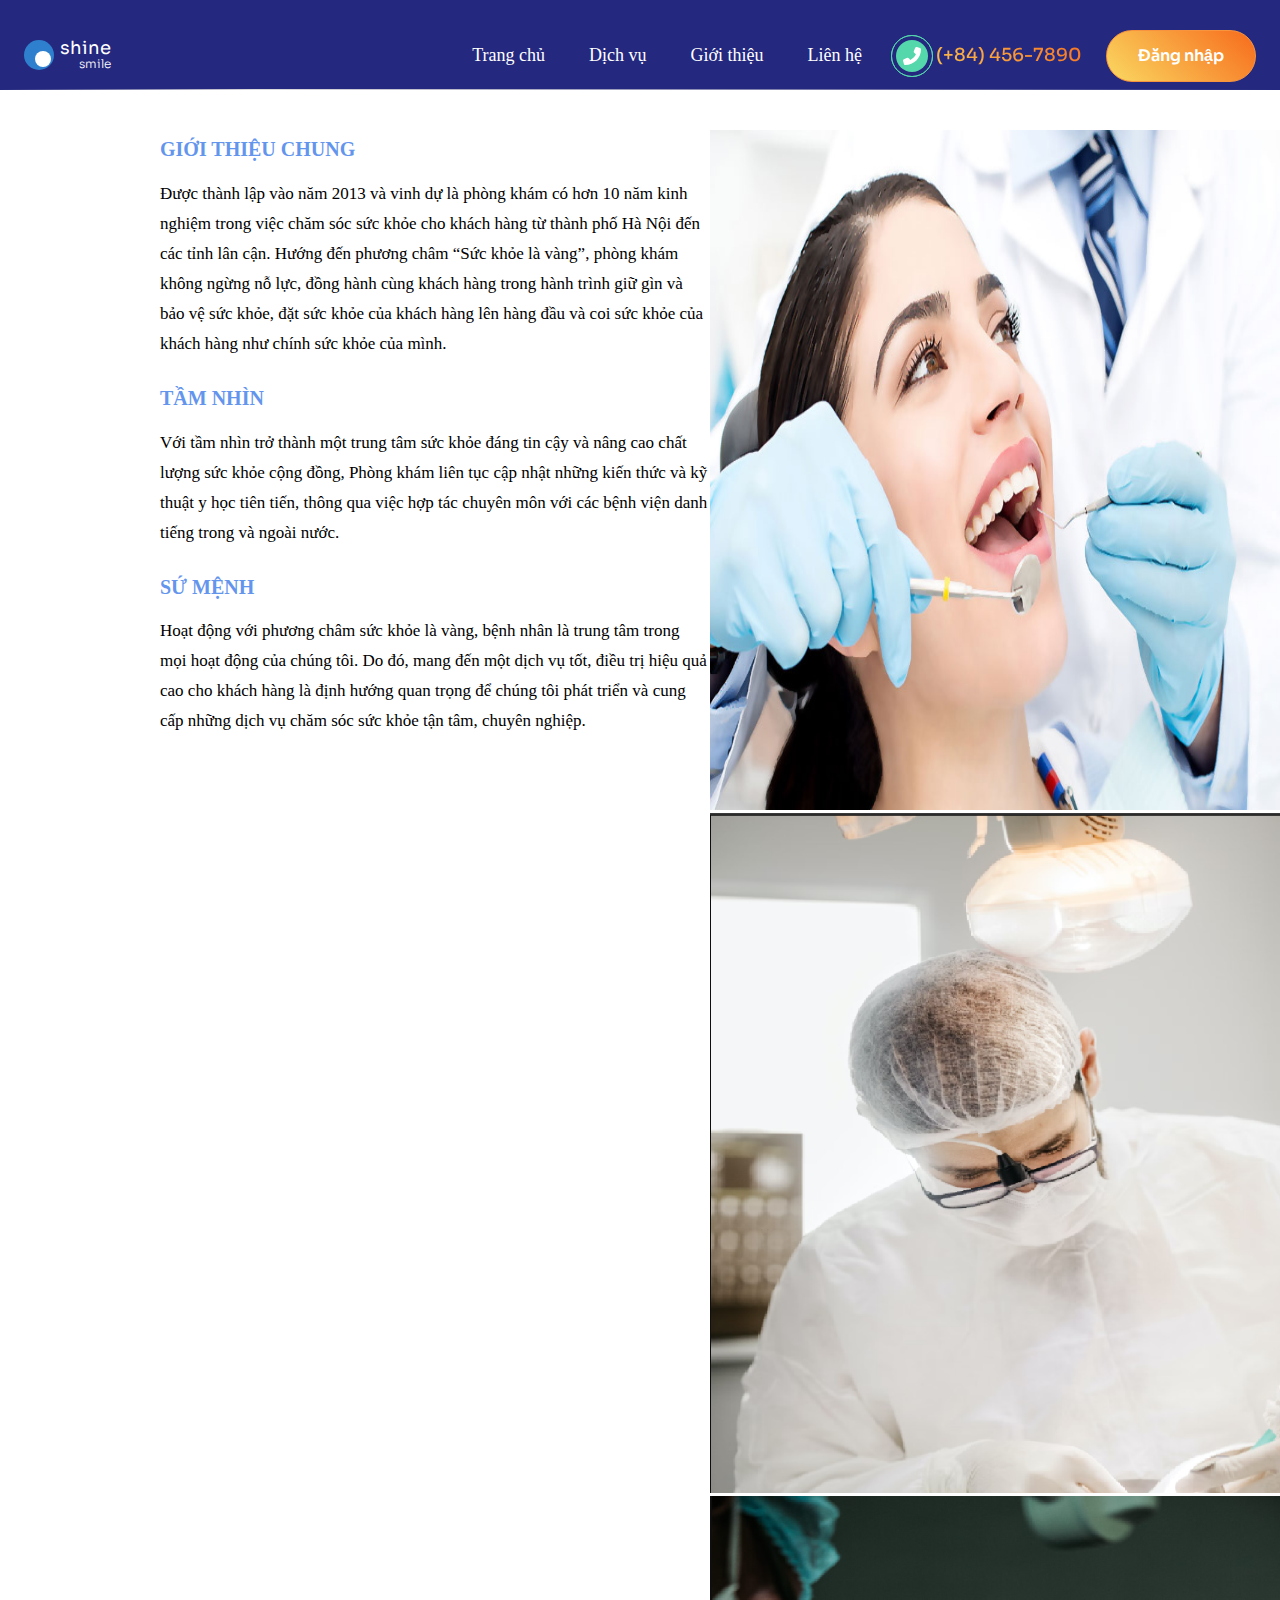
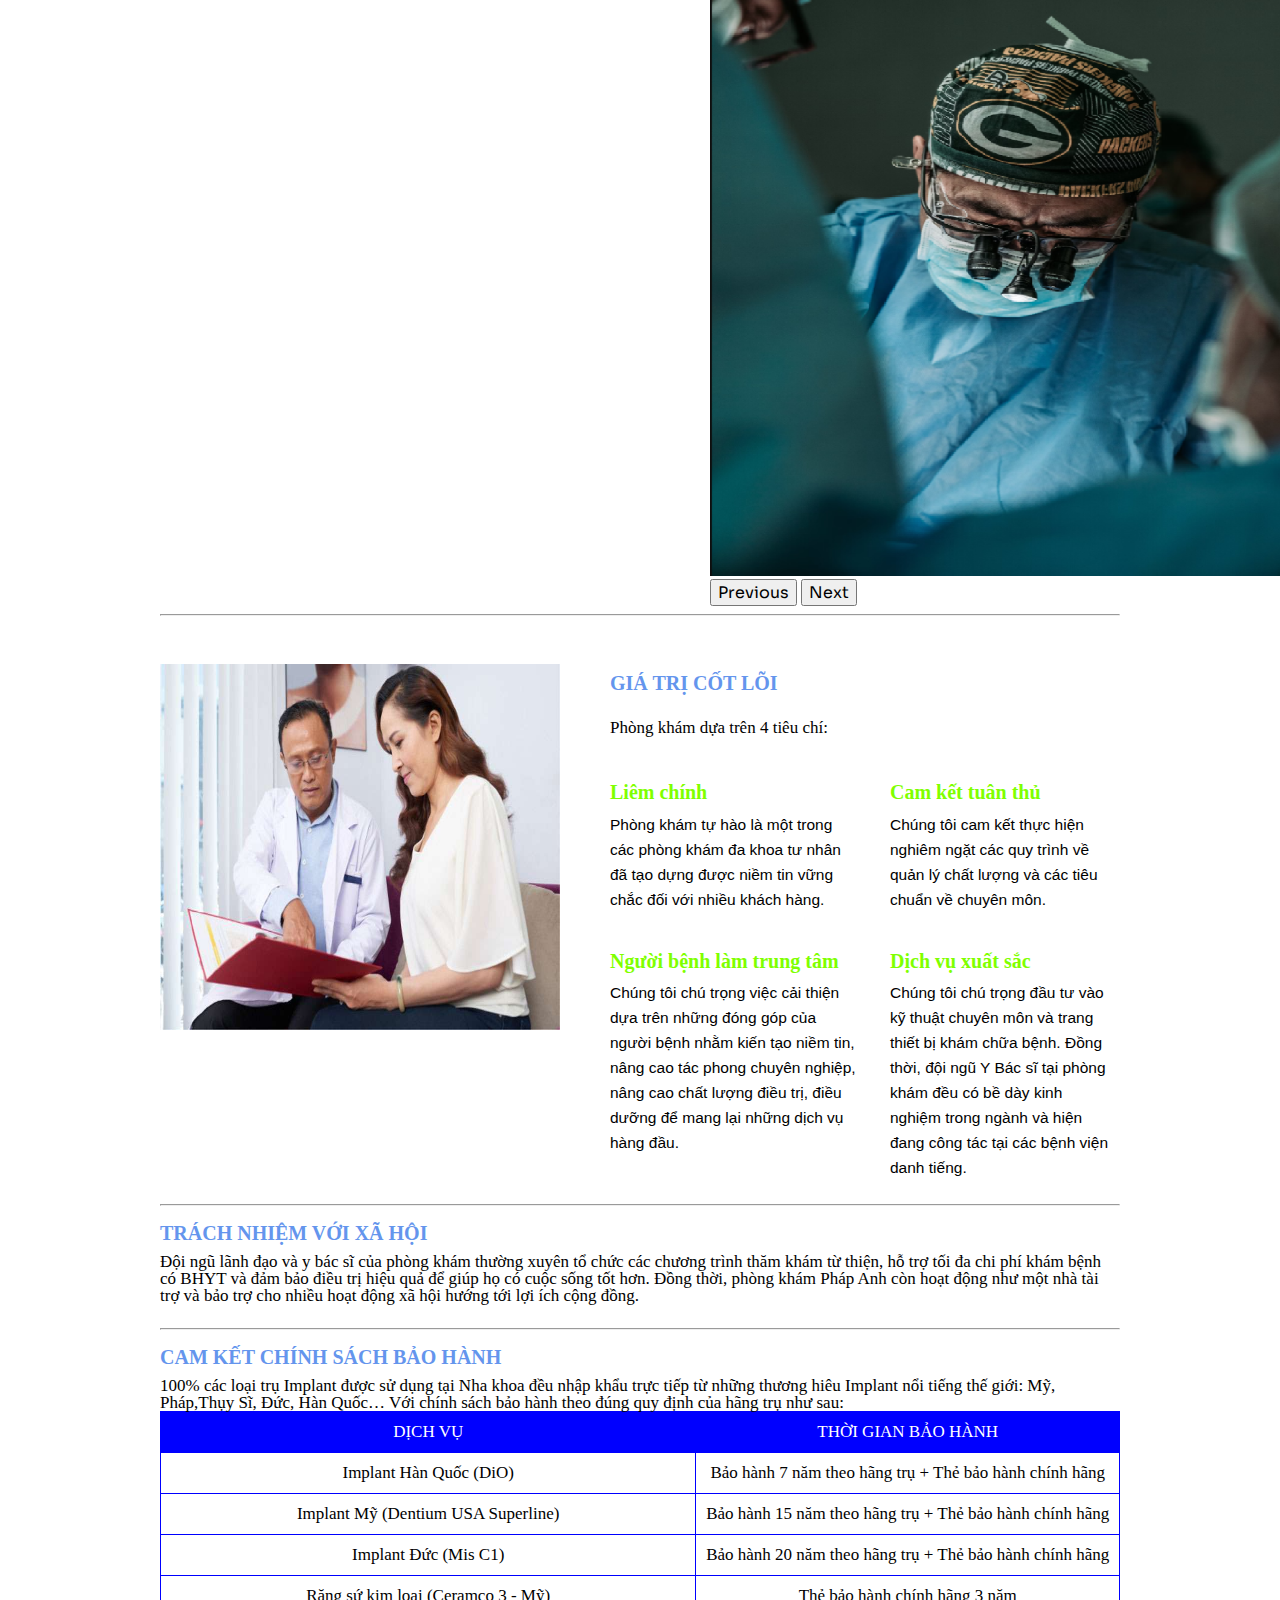
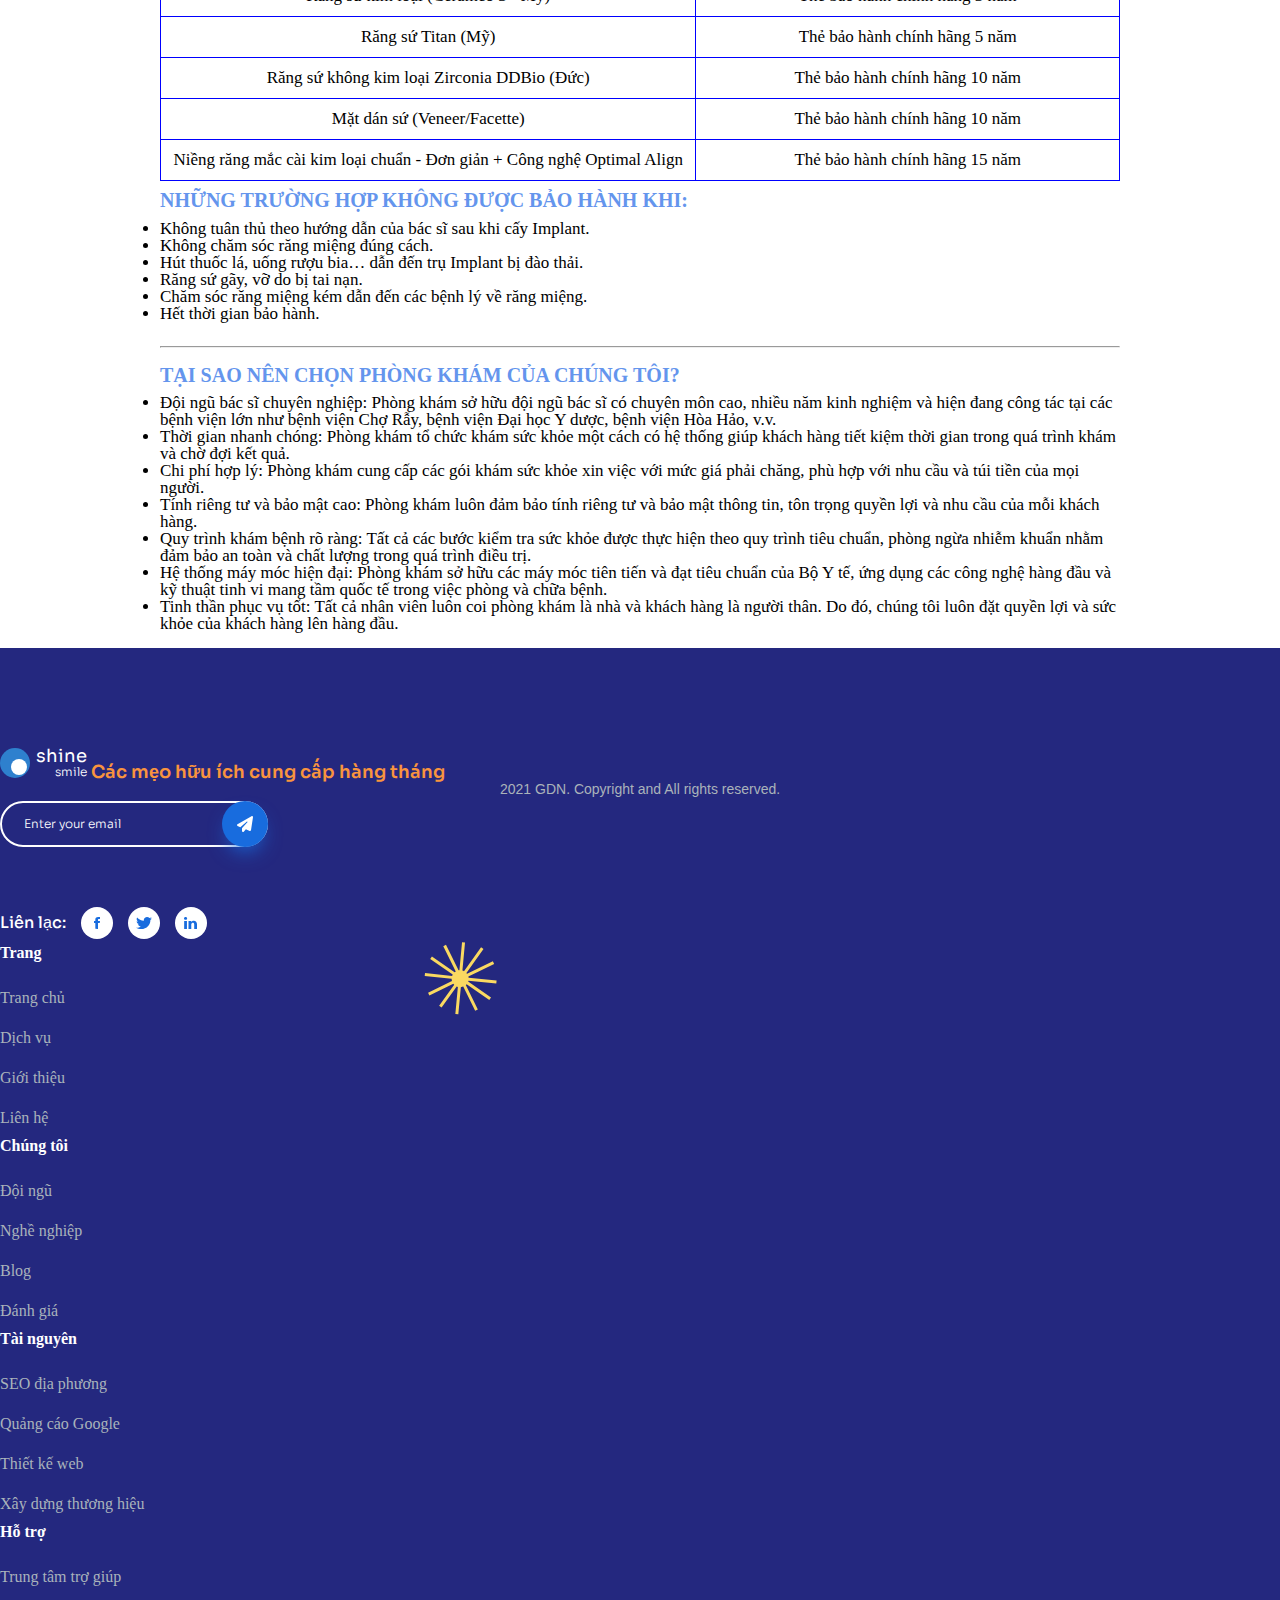
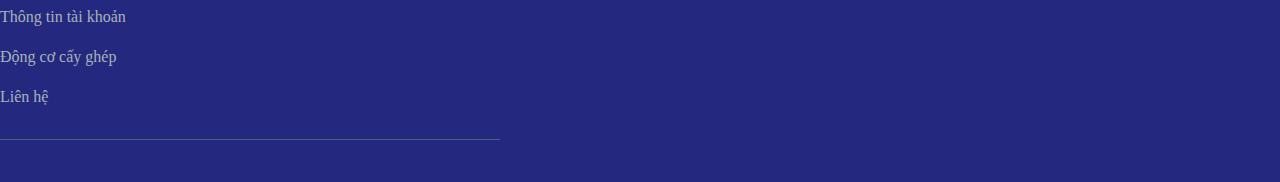
<file: about.html>
<!DOCTYPE html>
<html lang="en">
    <head>
        <meta charset="UTF-8" />
        <meta name="viewport" content="width=device-width, initial-scale=1.0" />
        <title>Shine Smile</title>
        <!-- Favicon -->
        <link
            rel="apple-touch-icon"
            sizes="57x57"
            href="./assets/favicon/apple-icon-57x57.png"
        />
        <link
            rel="apple-touch-icon"
            sizes="60x60"
            href="./assets/favicon/apple-icon-60x60.png"
        />
        <link
            rel="apple-touch-icon"
            sizes="72x72"
            href="./assets/favicon/apple-icon-72x72.png"
        />
        <link
            rel="apple-touch-icon"
            sizes="76x76"
            href="./assets/favicon/apple-icon-76x76.png"
        />
        <link
            rel="apple-touch-icon"
            sizes="114x114"
            href="./assets/favicon/apple-icon-114x114.png"
        />
        <link
            rel="apple-touch-icon"
            sizes="120x120"
            href="./assets/favicon/apple-icon-120x120.png"
        />
        <link
            rel="apple-touch-icon"
            sizes="144x144"
            href="./assets/favicon/apple-icon-144x144.png"
        />
        <link
            rel="apple-touch-icon"
            sizes="152x152"
            href="./assets/favicon/apple-icon-152x152.png"
        />
        <link
            rel="apple-touch-icon"
            sizes="180x180"
            href="./assets/favicon/apple-icon-180x180.png"
        />
        <link
            rel="icon"
            type="image/png"
            sizes="192x192"
            href="./assets/favicon/android-icon-192x192.png"
        />
        <link
            rel="icon"
            type="image/png"
            sizes="32x32"
            href="./assets/favicon/favicon-32x32.png"
        />
        <link
            rel="icon"
            type="image/png"
            sizes="96x96"
            href="./assets/favicon/favicon-96x96.png"
        />
        <link
            rel="icon"
            type="image/png"
            sizes="16x16"
            href="./assets/favicon/favicon-16x16.png"
        />
        <link rel="manifest" href="/manifest.json" />
        <meta name="msapplication-TileColor" content="#ffffff" />
        <meta
            name="msapplication-TileImage"
            content="./assets/favicon/ms-icon-144x144.png"
        />
        <meta name="theme-color" content="#ffffff" />
        <!-- Reset Css -->
        <link rel="stylesheet" href="./assets/css/reset.css" />

        <!-- Embed font -->
        <link rel="preconnect" href="https://fonts.googleapis.com" />
        <link rel="preconnect" href="https://fonts.gstatic.com" crossorigin />
        <link
            href="https://fonts.googleapis.com/css2?family=Sora:wght@400;500;600;700;800&display=swap"
            rel="stylesheet"
        />
        <link
            href="https://cdn.jsdelivr.net/npm/bootstrap@5.3.2/dist/css/bootstrap.min.css"
            rel="stylesheet"
            integrity="sha384-T3c6CoIi6uLrA9TneNEoa7RxnatzjcDSCmG1MXxSR1GAsXEV/Dwwykc2MPK8M2HN"
            crossorigin="anonymous"
        />
        <script
            src="https://cdn.jsdelivr.net/npm/bootstrap@5.3.2/dist/js/bootstrap.bundle.min.js"
            integrity="sha384-C6RzsynM9kWDrMNeT87bh95OGNyZPhcTNXj1NW7RuBCsyN/o0jlpcV8Qyq46cDfL"
            crossorigin="anonymous"
        ></script>
        <!-- Styles -->
        <link rel="stylesheet" href="./assets/css/about.css" />
        <link rel="stylesheet" href="./assets/css/styles.css" />
        <link rel="stylesheet" href="./assets/css/responsive.css" />
    </head>
    <body>
        <!-- PC Header -->
        <div class="header fixed">
            <div class="header__inner">
                <!-- Tablet and mobile menubar -->
                <label for="menu-checkbox" class="header__menubar hide-on-pc">
                    <svg
                        xmlns="http://www.w3.org/2000/svg"
                        height="1em"
                        viewBox="0 0 512 512"
                        fill="currentColor"
                    >
                        <path
                            d="M0 96C0 78.3 14.3 64 32 64H416c17.7 0 32 14.3 32 32s-14.3 32-32 32H32C14.3 128 0 113.7 0 96zM64 256c0-17.7 14.3-32 32-32H480c17.7 0 32 14.3 32 32s-14.3 32-32 32H96c-17.7 0-32-14.3-32-32zM448 416c0 17.7-14.3 32-32 32H32c-17.7 0-32-14.3-32-32s14.3-32 32-32H416c17.7 0 32 14.3 32 32z"
                        />
                    </svg>
                </label>

                <!-- Logo -->
                <a href="./">
                    <div class="logo">
                        <span class="logo__circle"></span>
                        <span class="logo__text">
                            <span class="logo__brand">shine</span>
                            <span class="logo__brand logo__brand--small">
                                smile
                            </span>
                        </span>
                    </div>
                </a>

                <!-- Navbar -->
                <nav class="navbar">
                    <ul class="navbar__list">
                        <li>
                            <a href="./" class="navbar__link">Trang chủ</a>
                        </li>
                        <li>
                            <a href="services.html" class="navbar__link"
                                >Dịch vụ</a
                            >
                        </li>
                        <li>
                            <a href="about.html" class="navbar__link"
                                >Giới thiệu</a
                            >
                        </li>
                        <li>
                            <a href="contact.html" class="navbar__link"
                                >Liên hệ</a
                            >
                        </li>
                    </ul>
                </nav>

                <!-- Action -->
                <div class="header-action">
                    <a href="#!" class="header-action__phone">
                        <div class="header-action__icon-wrap">
                            <svg
                                class="header-action__icon"
                                xmlns="http://www.w3.org/2000/svg"
                                height="1em"
                                viewBox="0 0 512 512"
                                fill="currentColor"
                            >
                                <path
                                    d="M347.1 24.6c7.7-18.6 28-28.5 47.4-23.2l88 24C499.9 30.2 512 46 512 64c0 247.4-200.6 448-448 448c-18 0-33.8-12.1-38.6-29.5l-24-88c-5.3-19.4 4.6-39.7 23.2-47.4l96-40c16.3-6.8 35.2-2.1 46.3 11.6L207.3 368c70.4-33.3 127.4-90.3 160.7-160.7L318.7 167c-13.7-11.2-18.4-30-11.6-46.3l40-96z"
                                />
                            </svg>
                        </div>
                        <span class="header-action__number"
                            >(+84) 456-7890</span
                        >
                    </a>
                    <a href="signin.html" class="btn header-action__signup">
                        <span class="text-effect" data-text="Đăng nhập"
                            >Đăng nhập</span
                        >
                    </a>
                </div>
            </div>
        </div>

        <!-- Mobile/tablet header -->
        <header class="motab-header hide-on-pc">
            <input
                type="checkbox"
                name=""
                id="menu-checkbox"
                class="menu-checkbox"
                hidden
            />

            <!-- Overlay -->
            <label for="menu-checkbox" class="menu-overlay"></label>

            <!-- Menu content -->
            <div class="menu-drawer">
                <header class="menu-drawer__header">
                    <!-- Logo -->
                    <a href="/">
                        <div class="logo">
                            <span class="logo__circle"></span>
                            <span class="logo__text">
                                <span class="logo__brand">shine</span>
                                <span class="logo__brand logo__brand--small">
                                    smile
                                </span>
                            </span>
                        </div>
                    </a>

                    <label for="menu-checkbox" class="menu-drawer__icon-wrap">
                        <svg
                            xmlns="http://www.w3.org/2000/svg"
                            height="1em"
                            viewBox="0 0 512 512"
                            fill="currentColor"
                        >
                            <path
                                d="M256 48a208 208 0 1 1 0 416 208 208 0 1 1 0-416zm0 464A256 256 0 1 0 256 0a256 256 0 1 0 0 512zM175 175c-9.4 9.4-9.4 24.6 0 33.9l47 47-47 47c-9.4 9.4-9.4 24.6 0 33.9s24.6 9.4 33.9 0l47-47 47 47c9.4 9.4 24.6 9.4 33.9 0s9.4-24.6 0-33.9l-47-47 47-47c9.4-9.4 9.4-24.6 0-33.9s-24.6-9.4-33.9 0l-47 47-47-47c-9.4-9.4-24.6-9.4-33.9 0z"
                            />
                        </svg>
                    </label>
                </header>

                <!-- Navbar -->
                <nav class="menu-drawer__navbar">
                    <ul class="navbar__list">
                        <li>
                            <svg
                                xmlns="http://www.w3.org/2000/svg"
                                height="1em"
                                viewBox="0 0 576 512"
                                fill="currentColor"
                            >
                                <path
                                    d="M575.8 255.5c0 18-15 32.1-32 32.1h-32l.7 160.2c0 2.7-.2 5.4-.5 8.1V472c0 22.1-17.9 40-40 40H456c-1.1 0-2.2 0-3.3-.1c-1.4 .1-2.8 .1-4.2 .1H416 392c-22.1 0-40-17.9-40-40V448 384c0-17.7-14.3-32-32-32H256c-17.7 0-32 14.3-32 32v64 24c0 22.1-17.9 40-40 40H160 128.1c-1.5 0-3-.1-4.5-.2c-1.2 .1-2.4 .2-3.6 .2H104c-22.1 0-40-17.9-40-40V360c0-.9 0-1.9 .1-2.8V287.6H32c-18 0-32-14-32-32.1c0-9 3-17 10-24L266.4 8c7-7 15-8 22-8s15 2 21 7L564.8 231.5c8 7 12 15 11 24z"
                                />
                            </svg>
                            <a href="./" class="navbar__link">Trang chủ</a>
                        </li>
                        <li>
                            <svg
                                width="22"
                                height="24"
                                viewBox="0 0 22 24"
                                fill="none"
                                xmlns="http://www.w3.org/2000/svg"
                            >
                                <path
                                    d="M20.3598 2.63964C17.9506 -0.556131 14.2772 -0.568132 11.2481 1.10682C11.001 1.24657 10.7219 1.31411 10.4406 1.30222C10.1592 1.29033 9.88633 1.19945 9.65105 1.03931C8.49552 0.245717 7.29036 -0.316477 5.13904 0.207462C0.623408 1.3071 0 4.90379 0 8.99816C0.0797353 12.1602 0.500857 15.3032 1.25551 18.3683C2.11836 22.0168 3.90382 24 5.43354 24C6.96326 24 7.00963 22.2204 7.00963 20.8016C7.00963 19.2009 7.39505 14.8009 10.8642 14.8009C13.5317 14.8009 14.3333 18.4013 14.3333 20.8016C14.3329 23.095 15.1722 24 16.6628 24C19.5267 24 20.9796 15.3938 21.3719 13.1237C21.7642 10.8535 22.9882 6.12569 20.3598 2.63964Z"
                                    fill="currentColor"
                                />
                            </svg>

                            <a href="services.html" class="navbar__link"
                                >Dịch vụ</a
                            >
                        </li>
                        <li>
                            <svg
                                xmlns="http://www.w3.org/2000/svg"
                                height="1em"
                                viewBox="0 0 576 512"
                                fill="currentColor"
                            >
                                <path
                                    d="M64 32C28.7 32 0 60.7 0 96V416c0 35.3 28.7 64 64 64H512c35.3 0 64-28.7 64-64V96c0-35.3-28.7-64-64-64H64zm80 256h64c44.2 0 80 35.8 80 80c0 8.8-7.2 16-16 16H80c-8.8 0-16-7.2-16-16c0-44.2 35.8-80 80-80zm-32-96a64 64 0 1 1 128 0 64 64 0 1 1 -128 0zm256-32H496c8.8 0 16 7.2 16 16s-7.2 16-16 16H368c-8.8 0-16-7.2-16-16s7.2-16 16-16zm0 64H496c8.8 0 16 7.2 16 16s-7.2 16-16 16H368c-8.8 0-16-7.2-16-16s7.2-16 16-16zm0 64H496c8.8 0 16 7.2 16 16s-7.2 16-16 16H368c-8.8 0-16-7.2-16-16s7.2-16 16-16z"
                                />
                            </svg>
                            <a href="about.html" class="navbar__link"
                                >Giới thiệu</a
                            >
                        </li>
                        <li>
                            <svg
                                xmlns="http://www.w3.org/2000/svg"
                                height="1em"
                                viewBox="0 0 512 512"
                                fill="currentColor"
                            >
                                <path
                                    d="M280 0C408.1 0 512 103.9 512 232c0 13.3-10.7 24-24 24s-24-10.7-24-24c0-101.6-82.4-184-184-184c-13.3 0-24-10.7-24-24s10.7-24 24-24zm8 192a32 32 0 1 1 0 64 32 32 0 1 1 0-64zm-32-72c0-13.3 10.7-24 24-24c75.1 0 136 60.9 136 136c0 13.3-10.7 24-24 24s-24-10.7-24-24c0-48.6-39.4-88-88-88c-13.3 0-24-10.7-24-24zM117.5 1.4c19.4-5.3 39.7 4.6 47.4 23.2l40 96c6.8 16.3 2.1 35.2-11.6 46.3L144 207.3c33.3 70.4 90.3 127.4 160.7 160.7L345 318.7c11.2-13.7 30-18.4 46.3-11.6l96 40c18.6 7.7 28.5 28 23.2 47.4l-24 88C481.8 499.9 466 512 448 512C200.6 512 0 311.4 0 64C0 46 12.1 30.2 29.5 25.4l88-24z"
                                />
                            </svg>
                            <a href="contact.html" class="navbar__link"
                                >Liên hệ</a
                            >
                        </li>
                        <li class="navbar__item">
                            <svg
                                xmlns="http://www.w3.org/2000/svg"
                                height="1em"
                                viewBox="0 0 512 512"
                                fill="currentColor"
                            >
                                <path
                                    d="M256 512A256 256 0 1 0 256 0a256 256 0 1 0 0 512zM216 336h24V272H216c-13.3 0-24-10.7-24-24s10.7-24 24-24h48c13.3 0 24 10.7 24 24v88h8c13.3 0 24 10.7 24 24s-10.7 24-24 24H216c-13.3 0-24-10.7-24-24s10.7-24 24-24zm40-208a32 32 0 1 1 0 64 32 32 0 1 1 0-64z"
                                />
                            </svg>

                            <a href="#!" class="navbar__help"
                                >Trợ giúp và thông tin</a
                            >
                        </li>
                        <li>
                            <svg
                                xmlns="http://www.w3.org/2000/svg"
                                height="1em"
                                viewBox="0 0 512 512"
                                fill="currentColor"
                            >
                                <path
                                    d="M352 96l64 0c17.7 0 32 14.3 32 32l0 256c0 17.7-14.3 32-32 32l-64 0c-17.7 0-32 14.3-32 32s14.3 32 32 32l64 0c53 0 96-43 96-96l0-256c0-53-43-96-96-96l-64 0c-17.7 0-32 14.3-32 32s14.3 32 32 32zm-9.4 182.6c12.5-12.5 12.5-32.8 0-45.3l-128-128c-12.5-12.5-32.8-12.5-45.3 0s-12.5 32.8 0 45.3L242.7 224 32 224c-17.7 0-32 14.3-32 32s14.3 32 32 32l210.7 0-73.4 73.4c-12.5 12.5-12.5 32.8 0 45.3s32.8 12.5 45.3 0l128-128z"
                                />
                            </svg>

                            <a href="signin.html" class="navbar__signup"
                                >Đăng nhập</a
                            >
                        </li>
                    </ul>
                </nav>

                <!-- Images -->
                <figure class="menu-drawer__img-wrap">
                    <img
                        src="./assets/imgs/menu-drawer-img.png"
                        alt=""
                        class="menu-drawer__img"
                    />
                </figure>
            </div>
        </header>

        <div class="wrapper">
            <div class="main-content">
                <div class="content">
                    <h1>GIỚI THIỆU CHUNG</h1>
                    <p class="p-content">
                        Được thành lập vào năm 2013 và vinh dự là phòng khám có
                        hơn 10 năm kinh nghiệm trong việc chăm sóc sức khỏe cho
                        khách hàng từ thành phố Hà Nội đến các tỉnh lân cận.
                        Hướng đến phương châm “Sức khỏe là vàng”, phòng khám
                        không ngừng nỗ lực, đồng hành cùng khách hàng trong hành
                        trình giữ gìn và bảo vệ sức khỏe, đặt sức khỏe của khách
                        hàng lên hàng đầu và coi sức khỏe của khách hàng như
                        chính sức khỏe của mình.
                    </p>
                    <div class="container-style">
                        <h2>TẦM NHÌN</h2>
                        <p class="p-content">
                            Với tầm nhìn trở thành một trung tâm sức khỏe đáng
                            tin cậy và nâng cao chất lượng sức khỏe cộng đồng,
                            Phòng khám liên tục cập nhật những kiến thức và kỹ
                            thuật y học tiên tiến, thông qua việc hợp tác chuyên
                            môn với các bệnh viện danh tiếng trong và ngoài
                            nước.
                        </p>
                    </div>
                    <div class="container-style">
                        <h2>SỨ MỆNH</h2>
                        <p class="p-content">
                            Hoạt động với phương châm sức khỏe là vàng, bệnh
                            nhân là trung tâm trong mọi hoạt động của chúng tôi.
                            Do đó, mang đến một dịch vụ tốt, điều trị hiệu quả
                            cao cho khách hàng là định hướng quan trọng để chúng
                            tôi phát triển và cung cấp những dịch vụ chăm sóc
                            sức khỏe tận tâm, chuyên nghiệp.
                        </p>
                    </div>
                </div>
                <div class="sidebar">
                    <div class="carousel-container">
                        <div
                            id="carouselExampleAutoplaying"
                            class="carousel slide"
                            data-bs-ride="carousel"
                        >
                            <div class="carousel-inner">
                                <div class="carousel-item active">
                                    <img
                                        src="assets/img-about/Dental-Lavelle-Why-you-need-to-visit-your-Dentist-every-6-months.jpg"
                                        class="d-block w-100 img"
                                        alt="..."
                                    />
                                </div>
                                <div class="carousel-item">
                                    <img
                                        src="assets/img-about/banner1.png"
                                        class="d-block w-100 img"
                                        alt="..."
                                    />
                                </div>
                                <div class="carousel-item">
                                    <img
                                        src="assets/img-about/banner2.png"
                                        class="d-block w-100 img"
                                        alt="..."
                                    />
                                </div>
                            </div>
                            <button
                                class="carousel-control-prev"
                                type="button"
                                data-bs-target="#carouselExampleAutoplaying"
                                data-bs-slide="prev"
                            >
                                <span
                                    class="carousel-control-prev-icon"
                                    aria-hidden="true"
                                ></span>
                                <span class="visually-hidden">Previous</span>
                            </button>
                            <button
                                class="carousel-control-next"
                                type="button"
                                data-bs-target="#carouselExampleAutoplaying"
                                data-bs-slide="next"
                            >
                                <span
                                    class="carousel-control-next-icon"
                                    aria-hidden="true"
                                ></span>
                                <span class="visually-hidden">Next</span>
                            </button>
                        </div>
                    </div>
                </div>
            </div>
            <hr />
            <div class="main-content">
                <div class="sidebar">
                    <img class="img2" src="assets/img-about/banner-gt.jpg" />
                </div>
                <div class="content2">
                    <h2>GIÁ TRỊ CỐT LÕI</h2>
                    <p class="p-content">Phòng khám dựa trên 4 tiêu chí:</p>
                    <div class="style">
                        <div class="p-style3">
                            <h4>Liêm chính</h4>
                            <p>
                                Phòng khám tự hào là một trong các phòng khám đa
                                khoa tư nhân đã tạo dựng được niềm tin vững chắc
                                đối với nhiều khách hàng.
                            </p>
                        </div>
                        <div class="p-style1">
                            <h4>Cam kết tuân thủ</h4>
                            <p>
                                Chúng tôi cam kết thực hiện nghiêm ngặt các quy
                                trình về quản lý chất lượng và các tiêu chuẩn về
                                chuyên môn.
                            </p>
                        </div>
                    </div>
                    <div class="style">
                        <div class="p-style3">
                            <h4>Người bệnh làm trung tâm</h4>
                            <p>
                                Chúng tôi chú trọng việc cải thiện dựa trên
                                những đóng góp của người bệnh nhằm kiến tạo niềm
                                tin, nâng cao tác phong chuyên nghiệp, nâng cao
                                chất lượng điều trị, điều dưỡng để mang lại
                                những dịch vụ hàng đầu.
                            </p>
                        </div>
                        <div class="p-style1">
                            <h4>Dịch vụ xuất sắc</h4>
                            <p>
                                Chúng tôi chú trọng đầu tư vào kỹ thuật chuyên
                                môn và trang thiết bị khám chữa bệnh. Đồng thời,
                                đội ngũ Y Bác sĩ tại phòng khám đều có bề dày
                                kinh nghiệm trong ngành và hiện đang công tác
                                tại các bệnh viện danh tiếng.
                            </p>
                        </div>
                    </div>
                </div>
            </div>
            <br />
            <hr />
            <div>
                <h1>TRÁCH NHIỆM VỚI XÃ HỘI</h1>
                <p style="font-family: Poppins; font-size: 1.7rem;">
                    Đội ngũ lãnh đạo và y bác sĩ của phòng khám thường xuyên tổ
                    chức các chương trình thăm khám từ thiện, hỗ trợ tối đa chi
                    phí khám bệnh có BHYT và đảm bảo điều trị hiệu quả để giúp
                    họ có cuộc sống tốt hơn. Đồng thời, phòng khám Pháp Anh còn
                    hoạt động như một nhà tài trợ và bảo trợ cho nhiều hoạt động
                    xã hội hướng tới lợi ích cộng đồng.
                </p>
            </div>
            <br />
            <hr />
            <h1>CAM KẾT CHÍNH SÁCH BẢO HÀNH</h1>
            <p style="font-family: Poppins; font-size: 1.7rem;">
                100% các loại trụ Implant được sử dụng tại Nha khoa đều nhập
                khẩu trực tiếp từ những thương hiêu Implant nổi tiếng thế giới:
                Mỹ, Pháp,Thụy Sĩ, Đức, Hàn Quốc… Với chính sách bảo hành theo
                đúng quy định của hãng trụ như sau:
            </p>
            <table>
                <thead>
                    <tr>
                        <th>DỊCH VỤ</th>
                        <th>THỜI GIAN BẢO HÀNH</th>
                    </tr>
                </thead>
                <tbody>
                    <tr>
                        <td>Implant Hàn Quốc (DiO)</td>
                        <td>
                            Bảo hành 7 năm theo hãng trụ + Thẻ bảo hành chính
                            hãng
                        </td>
                    </tr>
                    <tr>
                        <td>Implant Mỹ (Dentium USA Superline)</td>
                        <td>
                            Bảo hành 15 năm theo hãng trụ + Thẻ bảo hành chính
                            hãng
                        </td>
                    </tr>
                    <tr>
                        <td>Implant Đức (Mis C1)</td>
                        <td>
                            Bảo hành 20 năm theo hãng trụ + Thẻ bảo hành chính
                            hãng
                        </td>
                    </tr>
                    <tr>
                        <td>Răng sứ kim loại (Ceramco 3 - Mỹ)</td>
                        <td>Thẻ bảo hành chính hãng 3 năm</td>
                    </tr>
                    <tr>
                        <td>Răng sứ Titan (Mỹ)</td>
                        <td>Thẻ bảo hành chính hãng 5 năm</td>
                    </tr>
                    <tr>
                        <td>Răng sứ không kim loại Zirconia DDBio (Đức)</td>
                        <td>Thẻ bảo hành chính hãng 10 năm</td>
                    </tr>
                    <tr>
                        <td>Mặt dán sứ (Veneer/Facette)</td>
                        <td>Thẻ bảo hành chính hãng 10 năm</td>
                    </tr>
                    <tr>
                        <td>
                            Niềng răng mắc cài kim loại chuẩn - Đơn giản + Công
                            nghệ Optimal Align
                        </td>
                        <td>Thẻ bảo hành chính hãng 15 năm</td>
                    </tr>
                </tbody>
            </table>
            <div>
                <h1>NHỮNG TRƯỜNG HỢP KHÔNG ĐƯỢC BẢO HÀNH KHI:</h1>
                <div>
                    <li>
                        Không tuân thủ theo hướng dẫn của bác sĩ sau khi cấy
                        Implant.
                    </li>
                    <li>Không chăm sóc răng miệng đúng cách.</li>
                    <li>
                        Hút thuốc lá, uống rượu bia… dẫn đến trụ Implant bị đào
                        thải.
                    </li>
                    <li>Răng sứ gãy, vỡ do bị tai nạn.</li>
                    <li>
                        Chăm sóc răng miệng kém dẫn đến các bệnh lý về răng
                        miệng.
                    </li>
                    <li>Hết thời gian bảo hành.</li>
                </div>
            </div>
            <br />
            <hr />
            <h1 class="h1-style">TẠI SAO NÊN CHỌN PHÒNG KHÁM CỦA CHÚNG TÔI?</h1>
            <div>
                <li>
                    Đội ngũ bác sĩ chuyên nghiệp: Phòng khám sở hữu đội
                    ngũ bác sĩ có chuyên môn cao, nhiều năm kinh nghiệm và hiện
                    đang công tác tại các bệnh viện lớn như bệnh viện Chợ Rẫy,
                    bệnh viện Đại học Y dược, bệnh viện Hòa Hảo, v.v.
                </li>
                <li>
                    Thời gian nhanh chóng: Phòng khám tổ chức khám sức khỏe một
                    cách có hệ thống giúp khách hàng tiết kiệm thời gian trong
                    quá trình khám và chờ đợi kết quả.
                </li>
                <li>
                    Chi phí hợp lý: Phòng khám cung cấp các gói khám sức khỏe
                    xin việc với mức giá phải chăng, phù hợp với nhu cầu và túi
                    tiền của mọi người.
                </li>
                <li>
                    Tính riêng tư và bảo mật cao: Phòng khám luôn đảm
                    bảo tính riêng tư và bảo mật thông tin, tôn trọng quyền lợi
                    và nhu cầu của mỗi khách hàng.
                </li>
                <li>
                    Quy trình khám bệnh rõ ràng: Tất cả các bước kiểm tra sức
                    khỏe được thực hiện theo quy trình tiêu chuẩn, phòng ngừa
                    nhiễm khuẩn nhằm đảm bảo an toàn và chất lượng trong quá
                    trình điều trị.
                </li>
                <li>
                    Hệ thống máy móc hiện đại: Phòng khám sở hữu các
                    máy móc tiên tiến và đạt tiêu chuẩn của Bộ Y tế, ứng dụng
                    các công nghệ hàng đầu và kỹ thuật tinh vi mang tầm quốc tế
                    trong việc phòng và chữa bệnh.
                </li>
                <li>
                    Tinh thần phục vụ tốt: Tất cả nhân viên luôn coi phòng khám
                    là nhà và khách hàng là người thân. Do đó, chúng tôi luôn
                    đặt quyền lợi và sức khỏe của khách hàng lên hàng đầu.
                </li>
            </div>
        </div>
        <br />

        <!-- Footer -->
        <footer class="footer">
            <div class="container">
                <div class="footer__inner">
                    <div class="row gy-3">
                        <div class="col-lg-4 col-md-6 col-12">
                            <footer class="footer__cta">
                                <!-- Logo -->
                                <a href="./">
                                    <div class="logo">
                                        <span class="logo__circle"></span>
                                        <span class="logo__text">
                                            <span class="logo__brand"
                                                >shine</span
                                            >
                                            <span
                                                class="logo__brand logo__brand--small"
                                            >
                                                smile
                                            </span>
                                        </span>
                                    </div>
                                </a>

                                <label for="useremail" class="footer__notify">
                                    Các mẹo hữu ích cung cấp hàng tháng
                                </label>

                                <form action="" class="footer__newsletter">
                                    <input
                                        type="email"
                                        name=""
                                        id="useremail"
                                        class="footer__email-input"
                                        placeholder=" "
                                    />

                                    <label
                                        for="useremail"
                                        class="footer__floating-label"
                                        >Enter your email</label
                                    >
                                    <button
                                        type="reset"
                                        class="footer__submit-btn"
                                    >
                                        <svg
                                            class="footer__submit-icon"
                                            xmlns="http://www.w3.org/2000/svg"
                                            height="1em"
                                            viewBox="0 0 512 512"
                                            fill="currentColor"
                                        >
                                            <path
                                                d="M498.1 5.6c10.1 7 15.4 19.1 13.5 31.2l-64 416c-1.5 9.7-7.4 18.2-16 23s-18.9 5.4-28 1.6L284 427.7l-68.5 74.1c-8.9 9.7-22.9 12.9-35.2 8.1S160 493.2 160 480V396.4c0-4 1.5-7.8 4.2-10.7L331.8 202.8c5.8-6.3 5.6-16-.4-22s-15.7-6.4-22-.7L106 360.8 17.7 316.6C7.1 311.3 .3 300.7 0 288.9s5.9-22.8 16.1-28.7l448-256c10.7-6.1 23.9-5.5 34 1.4z"
                                            />
                                        </svg>
                                    </button>
                                </form>
                                <!-- Get in touch -->
                                <div class="hero-follow">
                                    <span class="hero-follow__title">
                                        Liên lạc:
                                    </span>
                                    <a href="#!" class="hero-follow__social">
                                        <svg
                                            class="hero-follow__icon"
                                            width="6"
                                            height="12"
                                            viewBox="0 0 6 12"
                                            fill="none"
                                            xmlns="http://www.w3.org/2000/svg"
                                        >
                                            <path
                                                d="M3.98981 11.9358V6.0302H5.76473L6 3.9517H3.98981L3.9928 2.91132C3.9928 2.3692 4.0477 2.07885 4.87783 2.07885H5.98755V0H4.21224C2.07977 0 1.32931 1.00825 1.32931 2.70405V3.95186H0V6.03055H1.32931V11.8521C1.84718 11.9489 2.38257 12 2.93075 12C3.28487 12 3.63863 11.9786 3.98981 11.9358Z"
                                                fill="currentColor"
                                            />
                                        </svg>
                                    </a>
                                    <a href="#!" class="hero-follow__social">
                                        <svg
                                            class="hero-follow__icon"
                                            width="16"
                                            height="12"
                                            viewBox="0 0 16 12"
                                            fill="none"
                                            xmlns="http://www.w3.org/2000/svg"
                                        >
                                            <path
                                                d="M16 1.42062C15.405 1.66154 14.771 1.82123 14.11 1.89877C14.79 1.524 15.309 0.935077 15.553 0.225231C14.919 0.574154 14.219 0.820615 13.473 0.958154C12.871 0.366462 12.013 0 11.077 0C9.261 0 7.799 1.36062 7.799 3.02862C7.799 3.26862 7.821 3.49938 7.875 3.71908C5.148 3.59631 2.735 2.38985 1.114 0.552C0.831 1.00523 0.665 1.524 0.665 2.08246C0.665 3.13108 1.25 4.06062 2.122 4.59877C1.595 4.58954 1.078 4.44831 0.64 4.22585C0.64 4.23508 0.64 4.24708 0.64 4.25908C0.64 5.73046 1.777 6.95262 3.268 7.23415C3.001 7.30154 2.71 7.33385 2.408 7.33385C2.198 7.33385 1.986 7.32277 1.787 7.28215C2.212 8.48123 3.418 9.36277 4.852 9.39138C3.736 10.1972 2.319 10.6828 0.785 10.6828C0.516 10.6828 0.258 10.6717 0 10.6412C1.453 11.5062 3.175 12 5.032 12C11.068 12 14.368 7.38462 14.368 3.384C14.368 3.25015 14.363 3.12092 14.356 2.99262C15.007 2.56615 15.554 2.03354 16 1.42062Z"
                                                fill="currentColor"
                                            />
                                        </svg>
                                    </a>
                                    <a href="#!" class="hero-follow__social">
                                        <svg
                                            class="hero-follow__icon"
                                            width="13"
                                            height="12"
                                            viewBox="0 0 13 12"
                                            fill="none"
                                            xmlns="http://www.w3.org/2000/svg"
                                        >
                                            <path
                                                d="M0 1.39394C0 0.989891 0.146401 0.656558 0.439189 0.393939C0.731978 0.131309 1.11262 0 1.58108 0C2.04119 0 2.41344 0.129285 2.69788 0.387879C2.99066 0.654545 3.13707 1.00201 3.13707 1.4303C3.13707 1.81818 2.99486 2.14141 2.71042 2.4C2.41764 2.66667 2.03282 2.8 1.55598 2.8H1.54344C1.08333 2.8 0.711072 2.66667 0.426641 2.4C0.142209 2.13333 0 1.79798 0 1.39394ZM0.163127 12V3.90303H2.94884V12H0.163127ZM4.49228 12H7.27799V7.47879C7.27799 7.19595 7.31146 6.97777 7.37838 6.82424C7.49549 6.54949 7.67326 6.31716 7.91168 6.12727C8.1501 5.93737 8.44916 5.84242 8.80888 5.84242C9.74582 5.84242 10.2143 6.45252 10.2143 7.67273V12H13V7.35758C13 6.16161 12.7072 5.25455 12.1216 4.63636C11.536 4.01818 10.7622 3.70909 9.80019 3.70909C8.72104 3.70909 7.88031 4.15758 7.27799 5.05455V5.07879H7.26544L7.27799 5.05455V3.90303H4.49228C4.509 4.16161 4.51737 4.96565 4.51737 6.31515C4.51737 7.66464 4.509 9.55959 4.49228 12Z"
                                                fill="currentColor"
                                            />
                                        </svg>
                                    </a>
                                </div>
                            </footer>
                        </div>

                        <div class="col-lg-7 offset-lg-1 col-md-6 col-12">
                            <footer class="footer__content">
                                <div
                                    class="row row-cols-lg-3 gy-lg-3 row-cols-md-2 gy-md-3 row-cols-2"
                                >
                                    <!-- Col 1 -->
                                    <div class="col">
                                        <ul class="footer__list">
                                            <h4 class="footer__title">Trang</h4>
                                            <li class="footer__item">
                                                <a
                                                    href="#!"
                                                    class="footer__link"
                                                    >Trang chủ</a
                                                >
                                            </li>
                                            <li class="footer__item">
                                                <a
                                                    href="#!"
                                                    class="footer__link"
                                                    >Dịch vụ</a
                                                >
                                            </li>
                                            <li class="footer__item">
                                                <a
                                                    href="#!"
                                                    class="footer__link"
                                                    >Giới thiệu</a
                                                >
                                            </li>
                                            <li class="footer__item">
                                                <a
                                                    href="#!"
                                                    class="footer__link"
                                                    >Liên hệ</a
                                                >
                                            </li>
                                        </ul>
                                    </div>
                                    <!-- Col 2 -->
                                    <div class="col">
                                        <ul class="footer__list">
                                            <h4 class="footer__title">
                                                Chúng tôi
                                            </h4>
                                            <li class="footer__item">
                                                <a
                                                    href="#!"
                                                    class="footer__link"
                                                    >Đội ngũ</a
                                                >
                                            </li>
                                            <li class="footer__item">
                                                <a
                                                    href="#!"
                                                    class="footer__link"
                                                    >Nghề nghiệp</a
                                                >
                                            </li>
                                            <li class="footer__item">
                                                <a
                                                    href="#!"
                                                    class="footer__link"
                                                    >Blog</a
                                                >
                                            </li>
                                            <li class="footer__item">
                                                <a
                                                    href="#!"
                                                    class="footer__link"
                                                    >Đánh giá</a
                                                >
                                            </li>
                                        </ul>
                                    </div>
                                    <!-- Col 3 -->
                                    <div class="col">
                                        <ul class="footer__list">
                                            <h4 class="footer__title">
                                                Tài nguyên
                                            </h4>
                                            <li class="footer__item">
                                                <a
                                                    href="#!"
                                                    class="footer__link"
                                                >
                                                    SEO địa phương</a
                                                >
                                            </li>
                                            <li class="footer__item">
                                                <a
                                                    href="#!"
                                                    class="footer__link"
                                                    >Quảng cáo Google</a
                                                >
                                            </li>
                                            <li class="footer__item">
                                                <a
                                                    href="#!"
                                                    class="footer__link"
                                                    >Thiết kế web</a
                                                >
                                            </li>
                                            <li class="footer__item">
                                                <a
                                                    href="#!"
                                                    class="footer__link"
                                                    >Xây dựng thương hiệu</a
                                                >
                                            </li>
                                        </ul>
                                    </div>
                                    <!-- Col 4 -->
                                    <div class="col">
                                        <ul class="footer__list">
                                            <h4 class="footer__title">
                                                Hỗ trợ
                                            </h4>
                                            <li class="footer__item">
                                                <a
                                                    href="#!"
                                                    class="footer__link"
                                                    >Trung tâm trợ giúp</a
                                                >
                                            </li>
                                            <li class="footer__item">
                                                <a
                                                    href="#!"
                                                    class="footer__link"
                                                >
                                                    Thông tin tài khoản</a
                                                >
                                            </li>
                                            <li class="footer__item">
                                                <a
                                                    href="#!"
                                                    class="footer__link"
                                                >
                                                    Động cơ cấy ghép</a
                                                >
                                            </li>
                                            <li class="footer__item">
                                                <a
                                                    href="#!"
                                                    class="footer__link"
                                                    >Liên hệ</a
                                                >
                                            </li>
                                        </ul>
                                    </div>
                                </div>
                            </footer>
                        </div>
                    </div>
                </div>

                <div class="footer-copyright">
                    <div class="row">
                        <div class="col">
                            <p class="footer-copyright__text">
                                2021 GDN. Copyright and All rights reserved.
                            </p>
                        </div>
                    </div>
                </div>
            </div>
        </footer>
    </body>
</html>
</file>
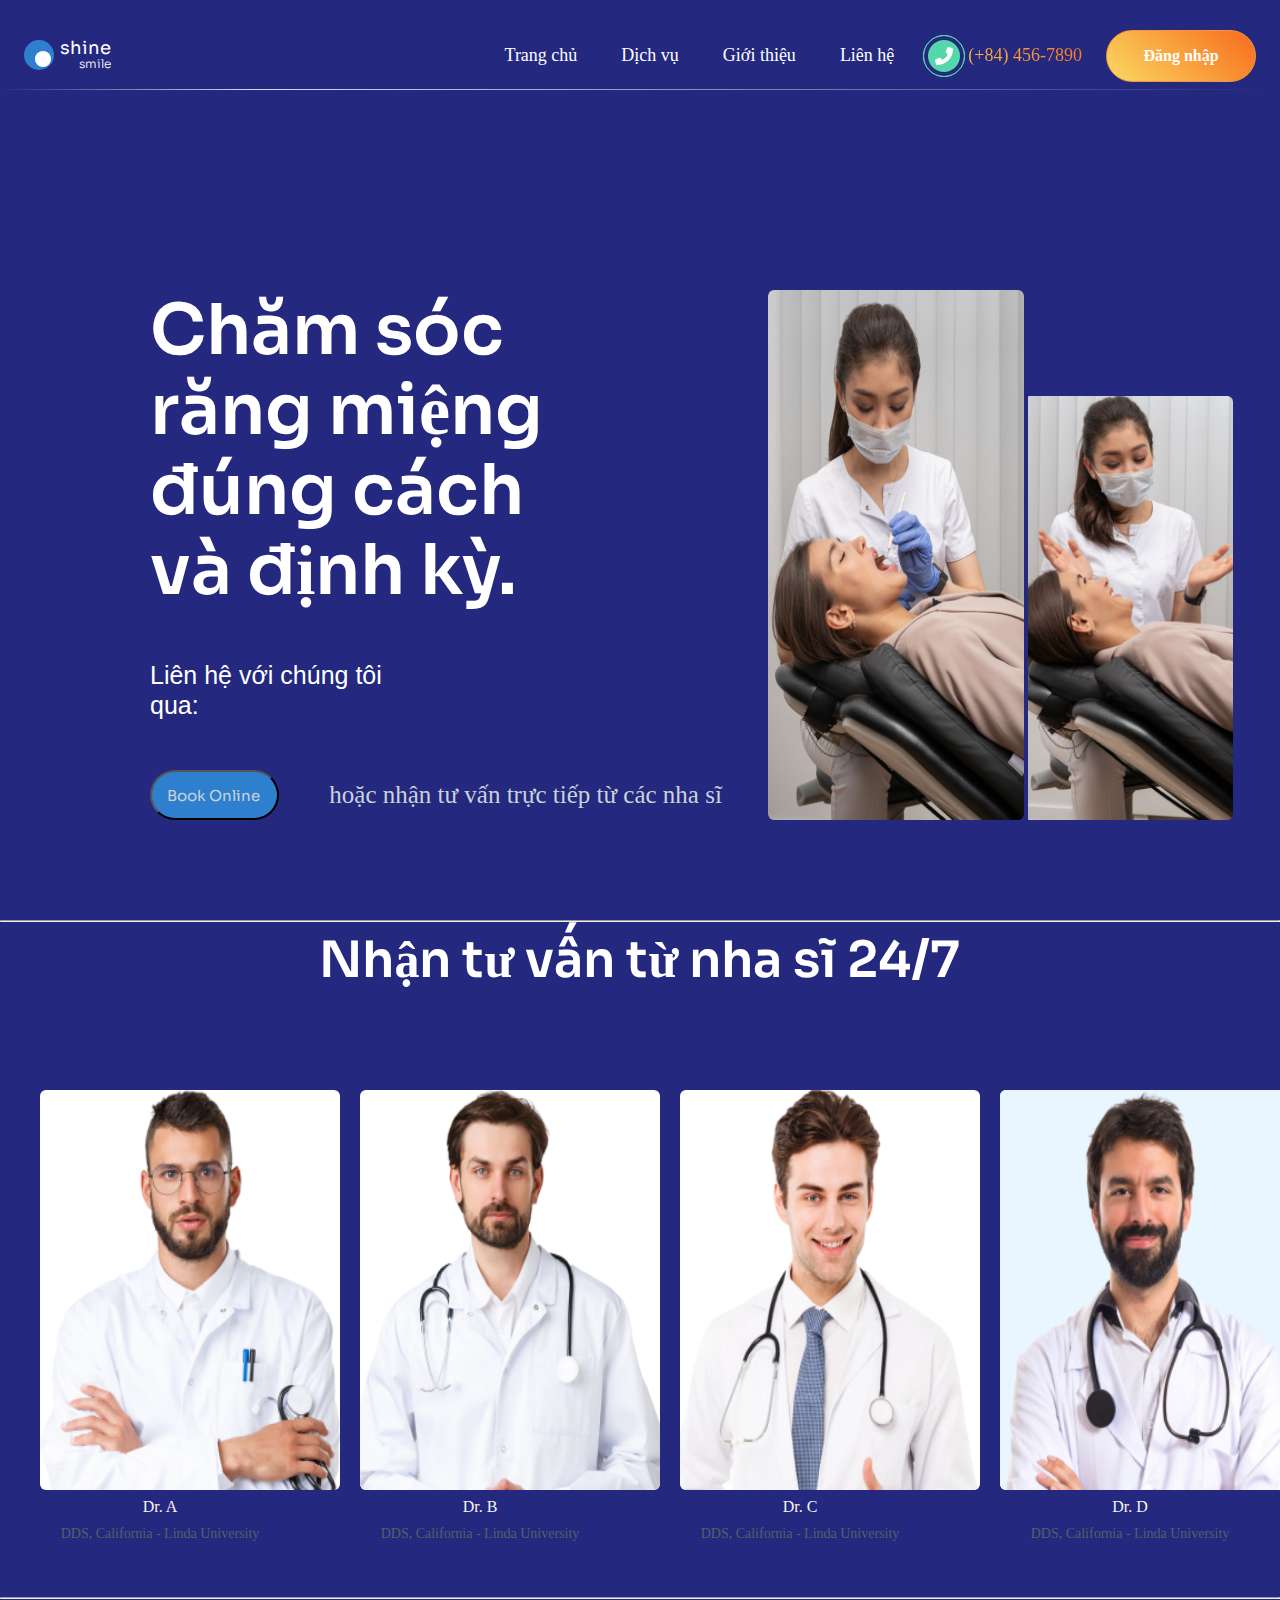
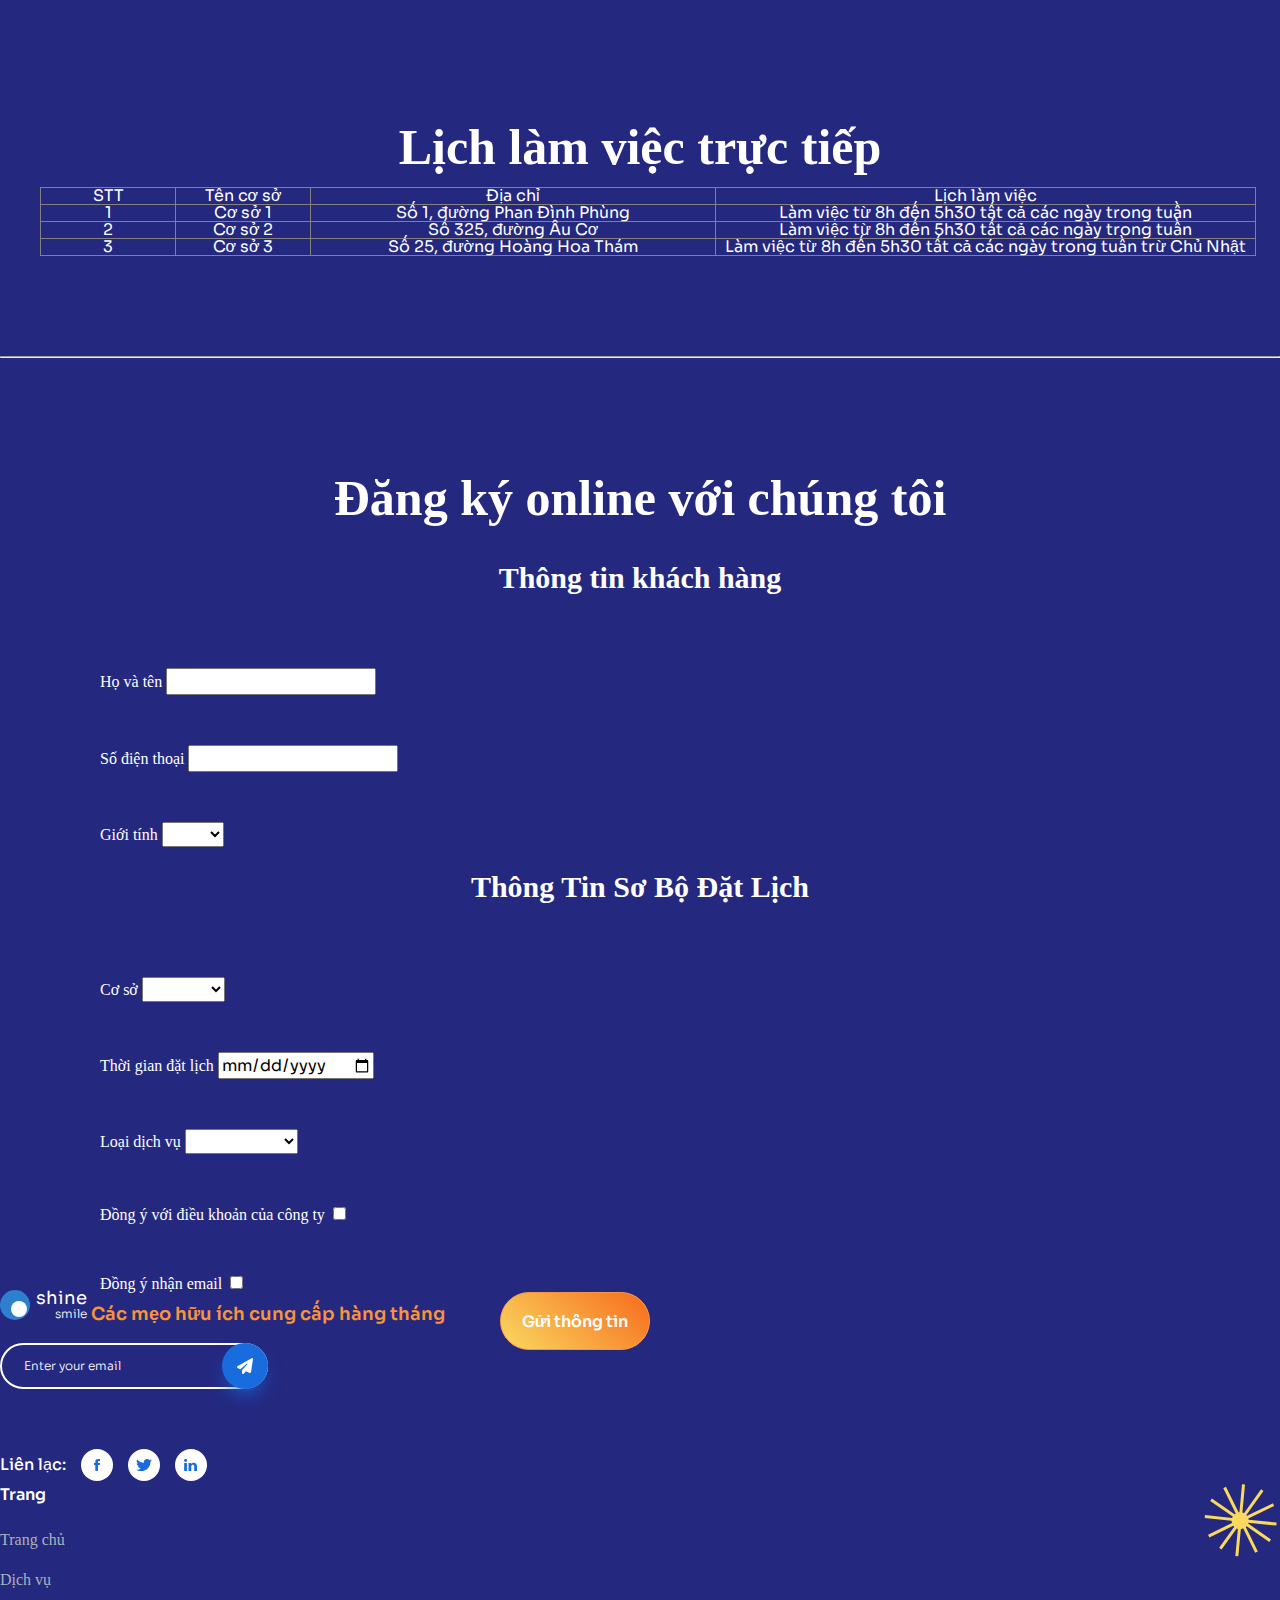
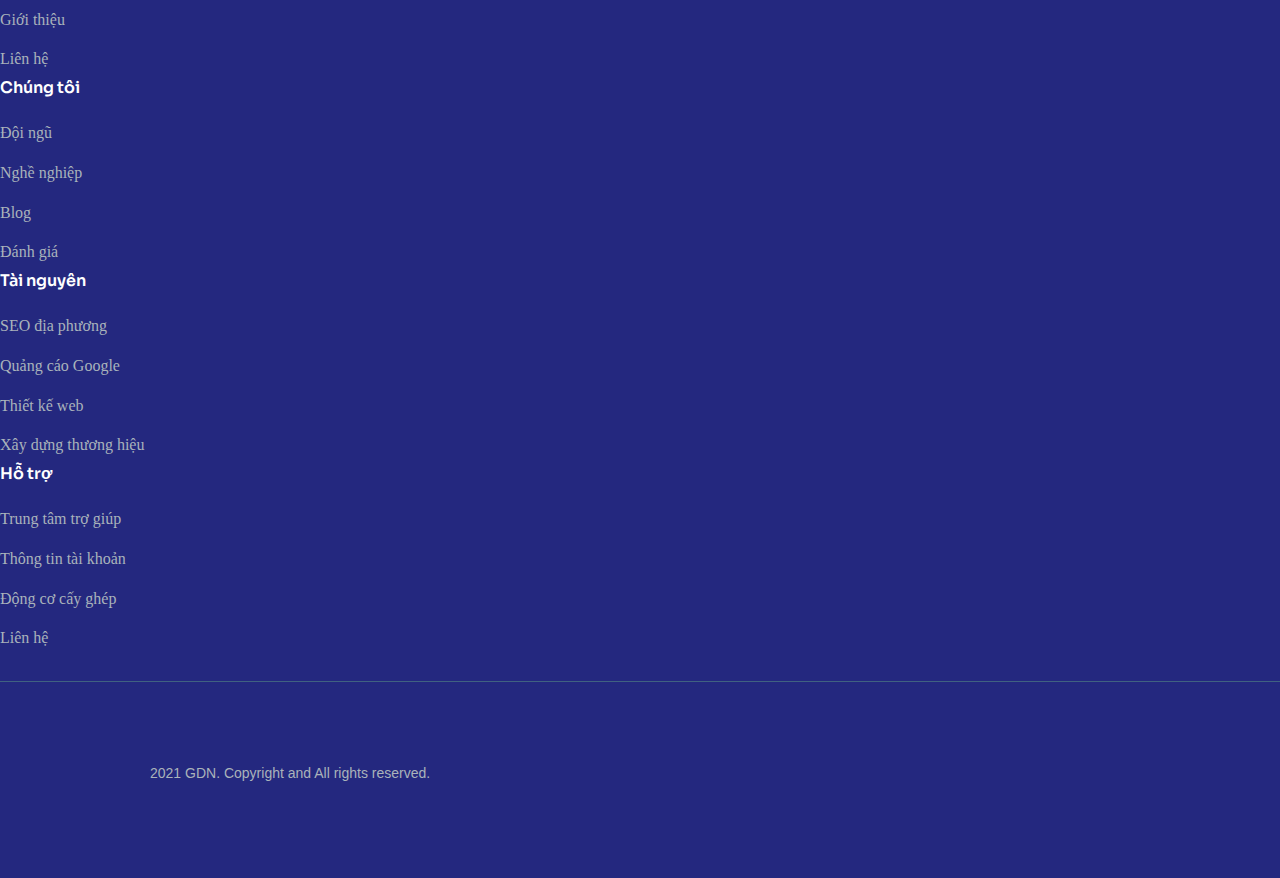
<file: contact.html>
<!DOCTYPE html>
<html lang="en">
    <head>
        <meta charset="UTF-8" />
        <meta name="viewport" content="width=device-width, initial-scale=1.0" />
        <title>Shine Smile</title>
        <!-- Favicon -->
        <link
            rel="apple-touch-icon"
            sizes="57x57"
            href="./assets/favicon/apple-icon-57x57.png"
        />
        <link
            rel="apple-touch-icon"
            sizes="60x60"
            href="./assets/favicon/apple-icon-60x60.png"
        />
        <link
            rel="apple-touch-icon"
            sizes="72x72"
            href="./assets/favicon/apple-icon-72x72.png"
        />
        <link
            rel="apple-touch-icon"
            sizes="76x76"
            href="./assets/favicon/apple-icon-76x76.png"
        />
        <link
            rel="apple-touch-icon"
            sizes="114x114"
            href="./assets/favicon/apple-icon-114x114.png"
        />
        <link
            rel="apple-touch-icon"
            sizes="120x120"
            href="./assets/favicon/apple-icon-120x120.png"
        />
        <link
            rel="apple-touch-icon"
            sizes="144x144"
            href="./assets/favicon/apple-icon-144x144.png"
        />
        <link
            rel="apple-touch-icon"
            sizes="152x152"
            href="./assets/favicon/apple-icon-152x152.png"
        />
        <link
            rel="apple-touch-icon"
            sizes="180x180"
            href="./assets/favicon/apple-icon-180x180.png"
        />
        <link
            rel="icon"
            type="image/png"
            sizes="192x192"
            href="./assets/favicon/android-icon-192x192.png"
        />
        <link
            rel="icon"
            type="image/png"
            sizes="32x32"
            href="./assets/favicon/favicon-32x32.png"
        />
        <link
            rel="icon"
            type="image/png"
            sizes="96x96"
            href="./assets/favicon/favicon-96x96.png"
        />
        <link
            rel="icon"
            type="image/png"
            sizes="16x16"
            href="./assets/favicon/favicon-16x16.png"
        />
        <link rel="manifest" href="/manifest.json" />
        <meta name="msapplication-TileColor" content="#ffffff" />
        <meta
            name="msapplication-TileImage"
            content="./assets/favicon/ms-icon-144x144.png"
        />
        <meta name="theme-color" content="#ffffff" />
        <!-- Reset Css -->
        <link rel="stylesheet" href="./assets/css/reset.css" />

        <!-- Embed font -->
        <link rel="preconnect" href="https://fonts.googleapis.com" />
        <link rel="preconnect" href="https://fonts.gstatic.com" crossorigin />
        <link
            href="https://fonts.googleapis.com/css2?family=Sora:wght@400;500;600;700;800&display=swap"
            rel="stylesheet"
        />

        <!-- bootstrap -->
        <link
            href="https://cdn.jsdelivr.net/npm/bootstrap@5.3.2/dist/css/bootstrap.min.css"
            rel="stylesheet"
            integrity="sha384-T3c6CoIi6uLrA9TneNEoa7RxnatzjcDSCmG1MXxSR1GAsXEV/Dwwykc2MPK8M2HN"
            crossorigin="anonymous"
        />

        <!-- Styles -->
        <link rel="stylesheet" href="./assets/css/contact.css" />
        <link rel="stylesheet" href="./assets/css/styles.css" />
        <link rel="stylesheet" href="./assets/css/responsive.css" />
    </head>
    <body>
        <!-- PC Header -->
        <div class="header fixed">
            <div class="header__inner">
                <!-- Tablet and mobile menubar -->
                <label for="menu-checkbox" class="header__menubar hide-on-pc">
                    <svg
                        xmlns="http://www.w3.org/2000/svg"
                        height="1em"
                        viewBox="0 0 512 512"
                        fill="currentColor"
                    >
                        <path
                            d="M0 96C0 78.3 14.3 64 32 64H416c17.7 0 32 14.3 32 32s-14.3 32-32 32H32C14.3 128 0 113.7 0 96zM64 256c0-17.7 14.3-32 32-32H480c17.7 0 32 14.3 32 32s-14.3 32-32 32H96c-17.7 0-32-14.3-32-32zM448 416c0 17.7-14.3 32-32 32H32c-17.7 0-32-14.3-32-32s14.3-32 32-32H416c17.7 0 32 14.3 32 32z"
                        />
                    </svg>
                </label>

                <!-- Logo -->
                <a href="./">
                    <div class="logo">
                        <span class="logo__circle"></span>
                        <span class="logo__text">
                            <span class="logo__brand">shine</span>
                            <span class="logo__brand logo__brand--small">
                                smile
                            </span>
                        </span>
                    </div>
                </a>

                <!-- Navbar -->
                <nav class="navbar">
                    <ul class="navbar__list">
                        <li>
                            <a href="./" class="navbar__link">Trang chủ</a>
                        </li>
                        <li>
                            <a href="services.html" class="navbar__link"
                                >Dịch vụ</a
                            >
                        </li>
                        <li>
                            <a href="about.html" class="navbar__link"
                                >Giới thiệu</a
                            >
                        </li>
                        <li>
                            <a href="contact.html" class="navbar__link"
                                >Liên hệ</a
                            >
                        </li>
                    </ul>
                </nav>

                <!-- Action -->
                <div class="header-action">
                    <a href="#!" class="header-action__phone">
                        <div class="header-action__icon-wrap">
                            <svg
                                class="header-action__icon"
                                xmlns="http://www.w3.org/2000/svg"
                                height="1em"
                                viewBox="0 0 512 512"
                                fill="currentColor"
                            >
                                <path
                                    d="M347.1 24.6c7.7-18.6 28-28.5 47.4-23.2l88 24C499.9 30.2 512 46 512 64c0 247.4-200.6 448-448 448c-18 0-33.8-12.1-38.6-29.5l-24-88c-5.3-19.4 4.6-39.7 23.2-47.4l96-40c16.3-6.8 35.2-2.1 46.3 11.6L207.3 368c70.4-33.3 127.4-90.3 160.7-160.7L318.7 167c-13.7-11.2-18.4-30-11.6-46.3l40-96z"
                                />
                            </svg>
                        </div>
                        <span class="header-action__number"
                            >(+84) 456-7890</span
                        >
                    </a>
                    <a href="signin.html" class="btn header-action__signup">
                        <span class="text-effect" data-text="Đăng nhập"
                            >Đăng nhập</span
                        >
                    </a>
                </div>
            </div>
        </div>

        <!-- Mobile/tablet header -->
        <header class="motab-header hide-on-pc">
            <input
                type="checkbox"
                name=""
                id="menu-checkbox"
                class="menu-checkbox"
                hidden
            />

            <!-- Overlay -->
            <label for="menu-checkbox" class="menu-overlay"></label>

            <!-- Menu content -->
            <div class="menu-drawer">
                <header class="menu-drawer__header">
                    <!-- Logo -->
                    <a href="/">
                        <div class="logo">
                            <span class="logo__circle"></span>
                            <span class="logo__text">
                                <span class="logo__brand">shine</span>
                                <span class="logo__brand logo__brand--small">
                                    smile
                                </span>
                            </span>
                        </div>
                    </a>

                    <label for="menu-checkbox" class="menu-drawer__icon-wrap">
                        <svg
                            xmlns="http://www.w3.org/2000/svg"
                            height="1em"
                            viewBox="0 0 512 512"
                            fill="currentColor"
                        >
                            <path
                                d="M256 48a208 208 0 1 1 0 416 208 208 0 1 1 0-416zm0 464A256 256 0 1 0 256 0a256 256 0 1 0 0 512zM175 175c-9.4 9.4-9.4 24.6 0 33.9l47 47-47 47c-9.4 9.4-9.4 24.6 0 33.9s24.6 9.4 33.9 0l47-47 47 47c9.4 9.4 24.6 9.4 33.9 0s9.4-24.6 0-33.9l-47-47 47-47c9.4-9.4 9.4-24.6 0-33.9s-24.6-9.4-33.9 0l-47 47-47-47c-9.4-9.4-24.6-9.4-33.9 0z"
                            />
                        </svg>
                    </label>
                </header>

                <!-- Navbar -->
                <nav class="menu-drawer__navbar">
                    <ul class="navbar__list">
                        <li>
                            <svg
                                xmlns="http://www.w3.org/2000/svg"
                                height="1em"
                                viewBox="0 0 576 512"
                                fill="currentColor"
                            >
                                <path
                                    d="M575.8 255.5c0 18-15 32.1-32 32.1h-32l.7 160.2c0 2.7-.2 5.4-.5 8.1V472c0 22.1-17.9 40-40 40H456c-1.1 0-2.2 0-3.3-.1c-1.4 .1-2.8 .1-4.2 .1H416 392c-22.1 0-40-17.9-40-40V448 384c0-17.7-14.3-32-32-32H256c-17.7 0-32 14.3-32 32v64 24c0 22.1-17.9 40-40 40H160 128.1c-1.5 0-3-.1-4.5-.2c-1.2 .1-2.4 .2-3.6 .2H104c-22.1 0-40-17.9-40-40V360c0-.9 0-1.9 .1-2.8V287.6H32c-18 0-32-14-32-32.1c0-9 3-17 10-24L266.4 8c7-7 15-8 22-8s15 2 21 7L564.8 231.5c8 7 12 15 11 24z"
                                />
                            </svg>
                            <a href="./" class="navbar__link">Trang chủ</a>
                        </li>
                        <li>
                            <svg
                                width="22"
                                height="24"
                                viewBox="0 0 22 24"
                                fill="none"
                                xmlns="http://www.w3.org/2000/svg"
                            >
                                <path
                                    d="M20.3598 2.63964C17.9506 -0.556131 14.2772 -0.568132 11.2481 1.10682C11.001 1.24657 10.7219 1.31411 10.4406 1.30222C10.1592 1.29033 9.88633 1.19945 9.65105 1.03931C8.49552 0.245717 7.29036 -0.316477 5.13904 0.207462C0.623408 1.3071 0 4.90379 0 8.99816C0.0797353 12.1602 0.500857 15.3032 1.25551 18.3683C2.11836 22.0168 3.90382 24 5.43354 24C6.96326 24 7.00963 22.2204 7.00963 20.8016C7.00963 19.2009 7.39505 14.8009 10.8642 14.8009C13.5317 14.8009 14.3333 18.4013 14.3333 20.8016C14.3329 23.095 15.1722 24 16.6628 24C19.5267 24 20.9796 15.3938 21.3719 13.1237C21.7642 10.8535 22.9882 6.12569 20.3598 2.63964Z"
                                    fill="currentColor"
                                />
                            </svg>

                            <a href="services.html" class="navbar__link"
                                >Dịch vụ</a
                            >
                        </li>
                        <li>
                            <svg
                                xmlns="http://www.w3.org/2000/svg"
                                height="1em"
                                viewBox="0 0 576 512"
                                fill="currentColor"
                            >
                                <path
                                    d="M64 32C28.7 32 0 60.7 0 96V416c0 35.3 28.7 64 64 64H512c35.3 0 64-28.7 64-64V96c0-35.3-28.7-64-64-64H64zm80 256h64c44.2 0 80 35.8 80 80c0 8.8-7.2 16-16 16H80c-8.8 0-16-7.2-16-16c0-44.2 35.8-80 80-80zm-32-96a64 64 0 1 1 128 0 64 64 0 1 1 -128 0zm256-32H496c8.8 0 16 7.2 16 16s-7.2 16-16 16H368c-8.8 0-16-7.2-16-16s7.2-16 16-16zm0 64H496c8.8 0 16 7.2 16 16s-7.2 16-16 16H368c-8.8 0-16-7.2-16-16s7.2-16 16-16zm0 64H496c8.8 0 16 7.2 16 16s-7.2 16-16 16H368c-8.8 0-16-7.2-16-16s7.2-16 16-16z"
                                />
                            </svg>
                            <a href="about.html" class="navbar__link"
                                >Giới thiệu</a
                            >
                        </li>
                        <li>
                            <svg
                                xmlns="http://www.w3.org/2000/svg"
                                height="1em"
                                viewBox="0 0 512 512"
                                fill="currentColor"
                            >
                                <path
                                    d="M280 0C408.1 0 512 103.9 512 232c0 13.3-10.7 24-24 24s-24-10.7-24-24c0-101.6-82.4-184-184-184c-13.3 0-24-10.7-24-24s10.7-24 24-24zm8 192a32 32 0 1 1 0 64 32 32 0 1 1 0-64zm-32-72c0-13.3 10.7-24 24-24c75.1 0 136 60.9 136 136c0 13.3-10.7 24-24 24s-24-10.7-24-24c0-48.6-39.4-88-88-88c-13.3 0-24-10.7-24-24zM117.5 1.4c19.4-5.3 39.7 4.6 47.4 23.2l40 96c6.8 16.3 2.1 35.2-11.6 46.3L144 207.3c33.3 70.4 90.3 127.4 160.7 160.7L345 318.7c11.2-13.7 30-18.4 46.3-11.6l96 40c18.6 7.7 28.5 28 23.2 47.4l-24 88C481.8 499.9 466 512 448 512C200.6 512 0 311.4 0 64C0 46 12.1 30.2 29.5 25.4l88-24z"
                                />
                            </svg>
                            <a href="contact.html" class="navbar__link"
                                >Liên hệ</a
                            >
                        </li>
                        <li class="navbar__item">
                            <svg
                                xmlns="http://www.w3.org/2000/svg"
                                height="1em"
                                viewBox="0 0 512 512"
                                fill="currentColor"
                            >
                                <path
                                    d="M256 512A256 256 0 1 0 256 0a256 256 0 1 0 0 512zM216 336h24V272H216c-13.3 0-24-10.7-24-24s10.7-24 24-24h48c13.3 0 24 10.7 24 24v88h8c13.3 0 24 10.7 24 24s-10.7 24-24 24H216c-13.3 0-24-10.7-24-24s10.7-24 24-24zm40-208a32 32 0 1 1 0 64 32 32 0 1 1 0-64z"
                                />
                            </svg>

                            <a href="#!" class="navbar__help"
                                >Trợ giúp và thông tin</a
                            >
                        </li>
                        <li>
                            <svg
                                xmlns="http://www.w3.org/2000/svg"
                                height="1em"
                                viewBox="0 0 512 512"
                                fill="currentColor"
                            >
                                <path
                                    d="M352 96l64 0c17.7 0 32 14.3 32 32l0 256c0 17.7-14.3 32-32 32l-64 0c-17.7 0-32 14.3-32 32s14.3 32 32 32l64 0c53 0 96-43 96-96l0-256c0-53-43-96-96-96l-64 0c-17.7 0-32 14.3-32 32s14.3 32 32 32zm-9.4 182.6c12.5-12.5 12.5-32.8 0-45.3l-128-128c-12.5-12.5-32.8-12.5-45.3 0s-12.5 32.8 0 45.3L242.7 224 32 224c-17.7 0-32 14.3-32 32s14.3 32 32 32l210.7 0-73.4 73.4c-12.5 12.5-12.5 32.8 0 45.3s32.8 12.5 45.3 0l128-128z"
                                />
                            </svg>

                            <a href="signin.html" class="navbar__signup"
                                >Đăng nhập</a
                            >
                        </li>
                    </ul>
                </nav>

                <!-- Images -->
                <figure class="menu-drawer__img-wrap">
                    <img
                        src="./assets/imgs/menu-drawer-img.png"
                        alt=""
                        class="menu-drawer__img"
                    />
                </figure>
            </div>
        </header>
        <!-- End Header -->

        <!-- body -->
        <div class="backgroundColor">
            <div class="gridView1">
                <div>
                    <div class="first-content">
                        <div class="content">
                            <h1>Chăm sóc răng miệng đúng cách và định kỳ.</h1>
                            <p>Liên hệ với chúng tôi qua:</p>
                        </div>
                    </div>
                    <div class="secondary-content">
                        <button class="bookOnline">Book Online</button>
                        <h3 class="content2">
                            hoặc nhận tư vấn trực tiếp từ các nha sĩ
                        </h3>
                    </div>
                </div>
                <div class="image">
                    <img
                        class="image1"
                        src="./assets/img_contact/Rectangle 10.png"
                    />
                    <img
                        class="image2"
                        src="./assets/img_contact/Rectangle 8.png"
                    />
                </div>
            </div>
            <hr style="margin-top: 10rem; color: white" />
            <div
                style="
                    text-align: center;
                    color: white;
                    font-size: 50px;
                    font-family: Sora;
                    font-weight: 600;
                    line-height: 60px;
                    word-wrap: break-word;
                "
            >
                Nhận tư vấn từ nha sĩ 24/7
            </div>
            <div class="girdView2">
                <div>
                    <img
                        class="imageDentis"
                        src="./assets/img_contact/dentis1.png"
                    />
                    <a href="#">
                        <div class="dentisName">Dr. A</div>
                    </a>
                    <div class="dentisContent">
                        DDS, California - Linda University
                    </div>
                </div>
                <div>
                    <img
                        class="imageDentis"
                        src="./assets/img_contact/dentis2.png"
                    />
                    <a href="#">
                        <div class="dentisName">Dr. B</div>
                    </a>
                    <div class="dentisContent">
                        DDS, California - Linda University
                    </div>
                </div>
                <div>
                    <img
                        class="imageDentis"
                        src="./assets/img_contact/dentis3.png"
                    />
                    <a href="#">
                        <div class="dentisName">Dr. C</div>
                    </a>
                    <div class="dentisContent">
                        DDS, California - Linda University
                    </div>
                </div>
                <div>
                    <img
                        class="imageDentis"
                        src="./assets/img_contact/dentis4.png"
                    />
                    <a href="#">
                        <div class="dentisName">Dr. D</div>
                    </a>
                    <div class="dentisContent">
                        DDS, California - Linda University
                    </div>
                </div>
            </div>
            <hr style="margin-top: 5rem; color: white" />
            <div class="divTable">
                <h2>Lịch làm việc trực tiếp</h2>
                <table>
                    <tbody>
                        <tr>
                            <td class="td1">STT</td>
                            <td class="td2">Tên cơ sở</td>
                            <td class="td3">Địa chỉ</td>
                            <td class="td4">Lịch làm việc</td>
                        </tr>
                        <tr>
                            <td class="td1">1</td>
                            <td class="td2">Cơ sở 1</td>
                            <td class="td3">Số 1, đường Phan Đình Phùng</td>
                            <td class="td4">
                                Làm việc từ 8h đến 5h30 tất cả các ngày trong
                                tuần
                            </td>
                        </tr>
                        <tr>
                            <td class="td1">2</td>
                            <td class="td2">Cơ sở 2</td>
                            <td class="td3">Số 325, đường Âu Cơ</td>
                            <td class="td4">
                                Làm việc từ 8h đến 5h30 tất cả các ngày trong
                                tuần
                            </td>
                        </tr>
                        <tr>
                            <td class="td1">3</td>
                            <td class="td2">Cơ sở 3</td>
                            <td class="td3">Số 25, đường Hoàng Hoa Thám</td>
                            <td class="td4">
                                Làm việc từ 8h đến 5h30 tất cả các ngày trong
                                tuần trừ Chủ Nhật
                            </td>
                        </tr>
                    </tbody>
                </table>
            </div>
            <hr
                style="margin-top: 10rem; margin-bottom: -10rem; color: white"
            />
            <div class="Form">
                <h2>Đăng ký online với chúng tôi</h2>
                <form action="#" method="post">
                    <div class="row">
                        <div class="col-sm-6">
                            <h3>Thông tin khách hàng</h3>
                            <div class="mb-3 itemForm">
                                <label
                                    for="tenDangNhap"
                                    class="form-label textForm"
                                    >Họ và tên</label
                                >
                                <input
                                    type="text"
                                    class="form-control"
                                    name="hoVaTen"
                                    required="required"
                                />
                            </div>
                            <div class="mb-3 itemForm">
                                <label for="matKhau" class="form-label textForm"
                                    >Số điện thoại</label
                                >
                                <input
                                    type="tel"
                                    class="form-control"
                                    name="soDienThoai"
                                    required="required"
                                />
                            </div>
                            <div class="mb-3 itemForm">
                                <label
                                    for="gioiTinh"
                                    class="form-label textForm"
                                    >Giới tính</label
                                >
                                <select
                                    class="form-control"
                                    id="gioiTinh"
                                    name="gioiTinh"
                                >
                                    <option></option>
                                    <option value="Nam">Nam</option>
                                    <option value="Nữ">Nữ</option>
                                    <option value="Khác">Khác</option>
                                </select>
                            </div>
                        </div>
                        <div class="col-sm-6">
                            <h3>Thông Tin Sơ Bộ Đặt Lịch</h3>
                            <div class="mb-3 itemForm">
                                <label for="coSo" class="form-label textForm"
                                    >Cơ sở</label
                                >
                                <select
                                    class="form-control"
                                    id="coSo"
                                    name="coSo"
                                >
                                    <option></option>
                                    <option value="cs1">Cơ sở 1</option>
                                    <option value="cs2">Cơ sở 2</option>
                                    <option value="cs3">Cơ sở 3</option>
                                </select>
                            </div>
                            <div class="mb-3 itemForm">
                                <label
                                    for="thoiGianDatLich"
                                    class="form-label textForm"
                                    >Thời gian đặt lịch</label
                                >
                                <input
                                    type="date"
                                    class="form-control"
                                    name="thoiGianDatLich"
                                    value=""
                                />
                            </div>
                            <div class="mb-3 itemForm">
                                <label
                                    for="loaiDichVu"
                                    class="form-label textForm"
                                    >Loại dịch vụ</label
                                >
                                <select
                                    class="form-control"
                                    id="loaiDichVu"
                                    name="loaiDichVu"
                                >
                                    <option></option>
                                    <option value="trongRang">
                                        Trồng răng
                                    </option>
                                    <option value="rangSu">Răng sứ</option>
                                    <option value="niengRang">
                                        Niềng răng
                                    </option>
                                    <option value="khac">Khác</option>
                                </select>
                            </div>
                            <div class="mb-3 itemForm">
                                <label for="dongYDieuKhoan" class="form-label"
                                    ><a href="#"
                                        >Đồng ý với điều khoản của công ty
                                    </a></label
                                >
                                <input
                                    type="checkbox"
                                    class="form-check-input"
                                    id="dongYDieuKhoan"
                                    name="dongYDieuKhoan"
                                    required="required"
                                />
                            </div>
                            <div class="mb-3 itemForm">
                                <label for="dongYNhanMail" class="form-label"
                                    ><a href="#">Đồng ý nhận email</a></label
                                >
                                <input
                                    type="checkbox"
                                    class="form-check-input"
                                    id="dongYNhanMail"
                                    name="dongYNhanMail"
                                />
                            </div>
                            <button
                                type="button"
                                class="btn btn-primary buttonForm"
                                name="submit"
                            >
                                Gửi thông tin
                            </button>
                        </div>
                    </div>
                </form>
            </div>
        </div>
        <!-- End Body -->


        <!-- Footer -->
        <footer class="footer">
            <div class="container">
                <div class="footer__inner">
                    <div class="row gy-3">
                        <div class="col-lg-4 col-md-6 col-12">
                            <footer class="footer__cta">
                                <!-- Logo -->
                                <a href="./">
                                    <div class="logo">
                                        <span class="logo__circle"></span>
                                        <span class="logo__text">
                                            <span class="logo__brand"
                                                >shine</span
                                            >
                                            <span
                                                class="logo__brand logo__brand--small"
                                            >
                                                smile
                                            </span>
                                        </span>
                                    </div>
                                </a>

                                <label for="useremail" class="footer__notify">
                                    Các mẹo hữu ích cung cấp hàng tháng
                                </label>

                                <form action="" class="footer__newsletter">
                                    <input
                                        type="email"
                                        name=""
                                        id="useremail"
                                        class="footer__email-input"
                                        placeholder=" "
                                    />

                                    <label
                                        for="useremail"
                                        class="footer__floating-label"
                                        >Enter your email</label
                                    >
                                    <button
                                        type="reset"
                                        class="footer__submit-btn"
                                    >
                                        <svg
                                            class="footer__submit-icon"
                                            xmlns="http://www.w3.org/2000/svg"
                                            height="1em"
                                            viewBox="0 0 512 512"
                                            fill="currentColor"
                                        >
                                            <path
                                                d="M498.1 5.6c10.1 7 15.4 19.1 13.5 31.2l-64 416c-1.5 9.7-7.4 18.2-16 23s-18.9 5.4-28 1.6L284 427.7l-68.5 74.1c-8.9 9.7-22.9 12.9-35.2 8.1S160 493.2 160 480V396.4c0-4 1.5-7.8 4.2-10.7L331.8 202.8c5.8-6.3 5.6-16-.4-22s-15.7-6.4-22-.7L106 360.8 17.7 316.6C7.1 311.3 .3 300.7 0 288.9s5.9-22.8 16.1-28.7l448-256c10.7-6.1 23.9-5.5 34 1.4z"
                                            />
                                        </svg>
                                    </button>
                                </form>
                                <!-- Get in touch -->
                                <div class="hero-follow">
                                    <span class="hero-follow__title">
                                        Liên lạc:
                                    </span>
                                    <a href="#!" class="hero-follow__social">
                                        <svg
                                            class="hero-follow__icon"
                                            width="6"
                                            height="12"
                                            viewBox="0 0 6 12"
                                            fill="none"
                                            xmlns="http://www.w3.org/2000/svg"
                                        >
                                            <path
                                                d="M3.98981 11.9358V6.0302H5.76473L6 3.9517H3.98981L3.9928 2.91132C3.9928 2.3692 4.0477 2.07885 4.87783 2.07885H5.98755V0H4.21224C2.07977 0 1.32931 1.00825 1.32931 2.70405V3.95186H0V6.03055H1.32931V11.8521C1.84718 11.9489 2.38257 12 2.93075 12C3.28487 12 3.63863 11.9786 3.98981 11.9358Z"
                                                fill="currentColor"
                                            />
                                        </svg>
                                    </a>
                                    <a href="#!" class="hero-follow__social">
                                        <svg
                                            class="hero-follow__icon"
                                            width="16"
                                            height="12"
                                            viewBox="0 0 16 12"
                                            fill="none"
                                            xmlns="http://www.w3.org/2000/svg"
                                        >
                                            <path
                                                d="M16 1.42062C15.405 1.66154 14.771 1.82123 14.11 1.89877C14.79 1.524 15.309 0.935077 15.553 0.225231C14.919 0.574154 14.219 0.820615 13.473 0.958154C12.871 0.366462 12.013 0 11.077 0C9.261 0 7.799 1.36062 7.799 3.02862C7.799 3.26862 7.821 3.49938 7.875 3.71908C5.148 3.59631 2.735 2.38985 1.114 0.552C0.831 1.00523 0.665 1.524 0.665 2.08246C0.665 3.13108 1.25 4.06062 2.122 4.59877C1.595 4.58954 1.078 4.44831 0.64 4.22585C0.64 4.23508 0.64 4.24708 0.64 4.25908C0.64 5.73046 1.777 6.95262 3.268 7.23415C3.001 7.30154 2.71 7.33385 2.408 7.33385C2.198 7.33385 1.986 7.32277 1.787 7.28215C2.212 8.48123 3.418 9.36277 4.852 9.39138C3.736 10.1972 2.319 10.6828 0.785 10.6828C0.516 10.6828 0.258 10.6717 0 10.6412C1.453 11.5062 3.175 12 5.032 12C11.068 12 14.368 7.38462 14.368 3.384C14.368 3.25015 14.363 3.12092 14.356 2.99262C15.007 2.56615 15.554 2.03354 16 1.42062Z"
                                                fill="currentColor"
                                            />
                                        </svg>
                                    </a>
                                    <a href="#!" class="hero-follow__social">
                                        <svg
                                            class="hero-follow__icon"
                                            width="13"
                                            height="12"
                                            viewBox="0 0 13 12"
                                            fill="none"
                                            xmlns="http://www.w3.org/2000/svg"
                                        >
                                            <path
                                                d="M0 1.39394C0 0.989891 0.146401 0.656558 0.439189 0.393939C0.731978 0.131309 1.11262 0 1.58108 0C2.04119 0 2.41344 0.129285 2.69788 0.387879C2.99066 0.654545 3.13707 1.00201 3.13707 1.4303C3.13707 1.81818 2.99486 2.14141 2.71042 2.4C2.41764 2.66667 2.03282 2.8 1.55598 2.8H1.54344C1.08333 2.8 0.711072 2.66667 0.426641 2.4C0.142209 2.13333 0 1.79798 0 1.39394ZM0.163127 12V3.90303H2.94884V12H0.163127ZM4.49228 12H7.27799V7.47879C7.27799 7.19595 7.31146 6.97777 7.37838 6.82424C7.49549 6.54949 7.67326 6.31716 7.91168 6.12727C8.1501 5.93737 8.44916 5.84242 8.80888 5.84242C9.74582 5.84242 10.2143 6.45252 10.2143 7.67273V12H13V7.35758C13 6.16161 12.7072 5.25455 12.1216 4.63636C11.536 4.01818 10.7622 3.70909 9.80019 3.70909C8.72104 3.70909 7.88031 4.15758 7.27799 5.05455V5.07879H7.26544L7.27799 5.05455V3.90303H4.49228C4.509 4.16161 4.51737 4.96565 4.51737 6.31515C4.51737 7.66464 4.509 9.55959 4.49228 12Z"
                                                fill="currentColor"
                                            />
                                        </svg>
                                    </a>
                                </div>
                            </footer>
                        </div>

                        <div class="col-lg-7 offset-lg-1 col-md-6 col-12">
                            <footer class="footer__content">
                                <div
                                    class="row row-cols-lg-3 gy-lg-3 row-cols-md-2 gy-md-3 row-cols-2"
                                >
                                    <!-- Col 1 -->
                                    <div class="col">
                                        <ul class="footer__list">
                                            <h4 class="footer__title">Trang</h4>
                                            <li class="footer__item">
                                                <a
                                                    href="#!"
                                                    class="footer__link"
                                                    >Trang chủ</a
                                                >
                                            </li>
                                            <li class="footer__item">
                                                <a
                                                    href="#!"
                                                    class="footer__link"
                                                    >Dịch vụ</a
                                                >
                                            </li>
                                            <li class="footer__item">
                                                <a
                                                    href="#!"
                                                    class="footer__link"
                                                    >Giới thiệu</a
                                                >
                                            </li>
                                            <li class="footer__item">
                                                <a
                                                    href="#!"
                                                    class="footer__link"
                                                    >Liên hệ</a
                                                >
                                            </li>
                                        </ul>
                                    </div>
                                    <!-- Col 2 -->
                                    <div class="col">
                                        <ul class="footer__list">
                                            <h4 class="footer__title">
                                                Chúng tôi
                                            </h4>
                                            <li class="footer__item">
                                                <a
                                                    href="#!"
                                                    class="footer__link"
                                                    >Đội ngũ</a
                                                >
                                            </li>
                                            <li class="footer__item">
                                                <a
                                                    href="#!"
                                                    class="footer__link"
                                                    >Nghề nghiệp</a
                                                >
                                            </li>
                                            <li class="footer__item">
                                                <a
                                                    href="#!"
                                                    class="footer__link"
                                                    >Blog</a
                                                >
                                            </li>
                                            <li class="footer__item">
                                                <a
                                                    href="#!"
                                                    class="footer__link"
                                                    >Đánh giá</a
                                                >
                                            </li>
                                        </ul>
                                    </div>
                                    <!-- Col 3 -->
                                    <div class="col">
                                        <ul class="footer__list">
                                            <h4 class="footer__title">
                                                Tài nguyên
                                            </h4>
                                            <li class="footer__item">
                                                <a
                                                    href="#!"
                                                    class="footer__link"
                                                >
                                                    SEO địa phương</a
                                                >
                                            </li>
                                            <li class="footer__item">
                                                <a
                                                    href="#!"
                                                    class="footer__link"
                                                    >Quảng cáo Google</a
                                                >
                                            </li>
                                            <li class="footer__item">
                                                <a
                                                    href="#!"
                                                    class="footer__link"
                                                    >Thiết kế web</a
                                                >
                                            </li>
                                            <li class="footer__item">
                                                <a
                                                    href="#!"
                                                    class="footer__link"
                                                    >Xây dựng thương hiệu</a
                                                >
                                            </li>
                                        </ul>
                                    </div>
                                    <!-- Col 4 -->
                                    <div class="col">
                                        <ul class="footer__list">
                                            <h4 class="footer__title">
                                                Hỗ trợ
                                            </h4>
                                            <li class="footer__item">
                                                <a
                                                    href="#!"
                                                    class="footer__link"
                                                    >Trung tâm trợ giúp</a
                                                >
                                            </li>
                                            <li class="footer__item">
                                                <a
                                                    href="#!"
                                                    class="footer__link"
                                                >
                                                    Thông tin tài khoản</a
                                                >
                                            </li>
                                            <li class="footer__item">
                                                <a
                                                    href="#!"
                                                    class="footer__link"
                                                >
                                                    Động cơ cấy ghép</a
                                                >
                                            </li>
                                            <li class="footer__item">
                                                <a
                                                    href="#!"
                                                    class="footer__link"
                                                    >Liên hệ</a
                                                >
                                            </li>
                                        </ul>
                                    </div>
                                </div>
                            </footer>
                        </div>
                    </div>
                </div>

                <div class="footer-copyright">
                    <div class="row">
                        <div class="col">
                            <p class="footer-copyright__text">
                                2021 GDN. Copyright and All rights reserved.
                            </p>
                        </div>
                    </div>
                </div>
            </div>
        </footer>

        <script
            src="https://cdn.jsdelivr.net/npm/bootstrap@5.3.2/dist/js/bootstrap.bundle.min.js"
            integrity="sha384-C6RzsynM9kWDrMNeT87bh95OGNyZPhcTNXj1NW7RuBCsyN/o0jlpcV8Qyq46cDfL"
            crossorigin="anonymous"
        ></script>
    </body>
</html>
</file>
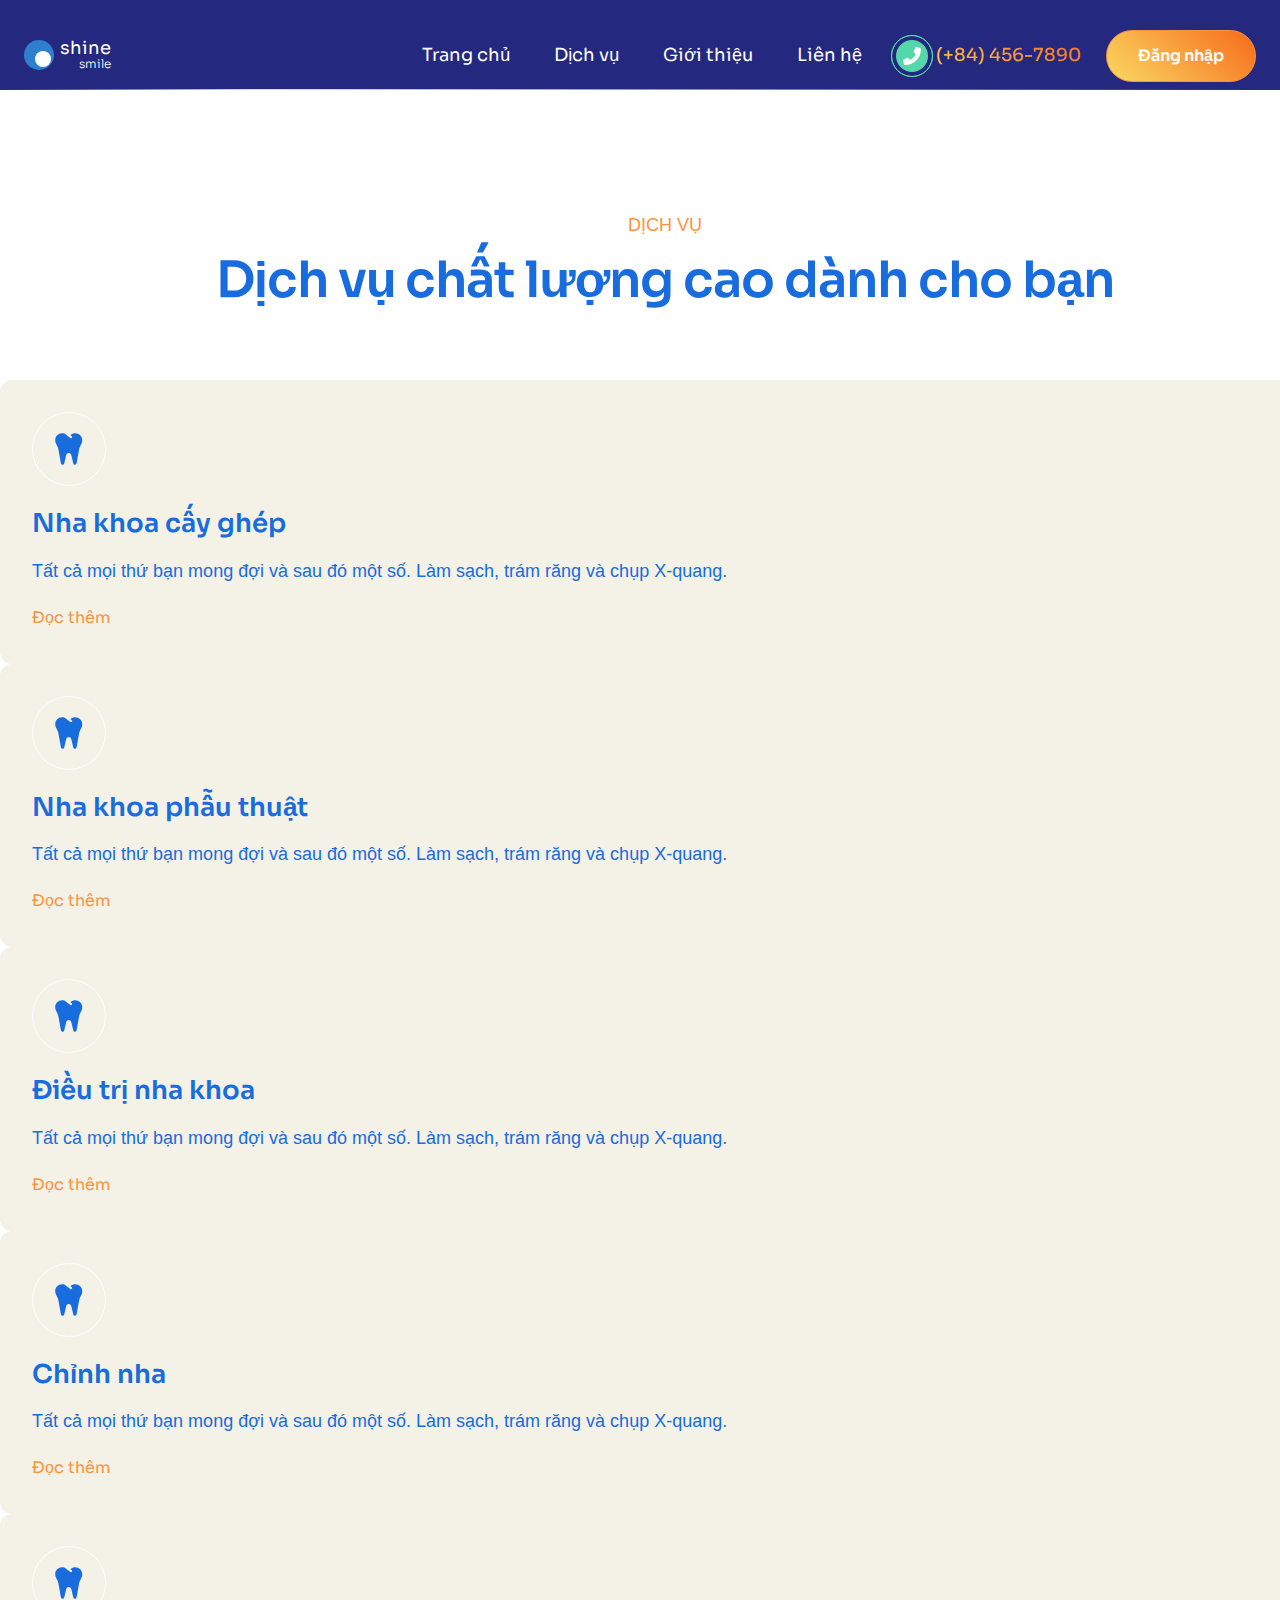
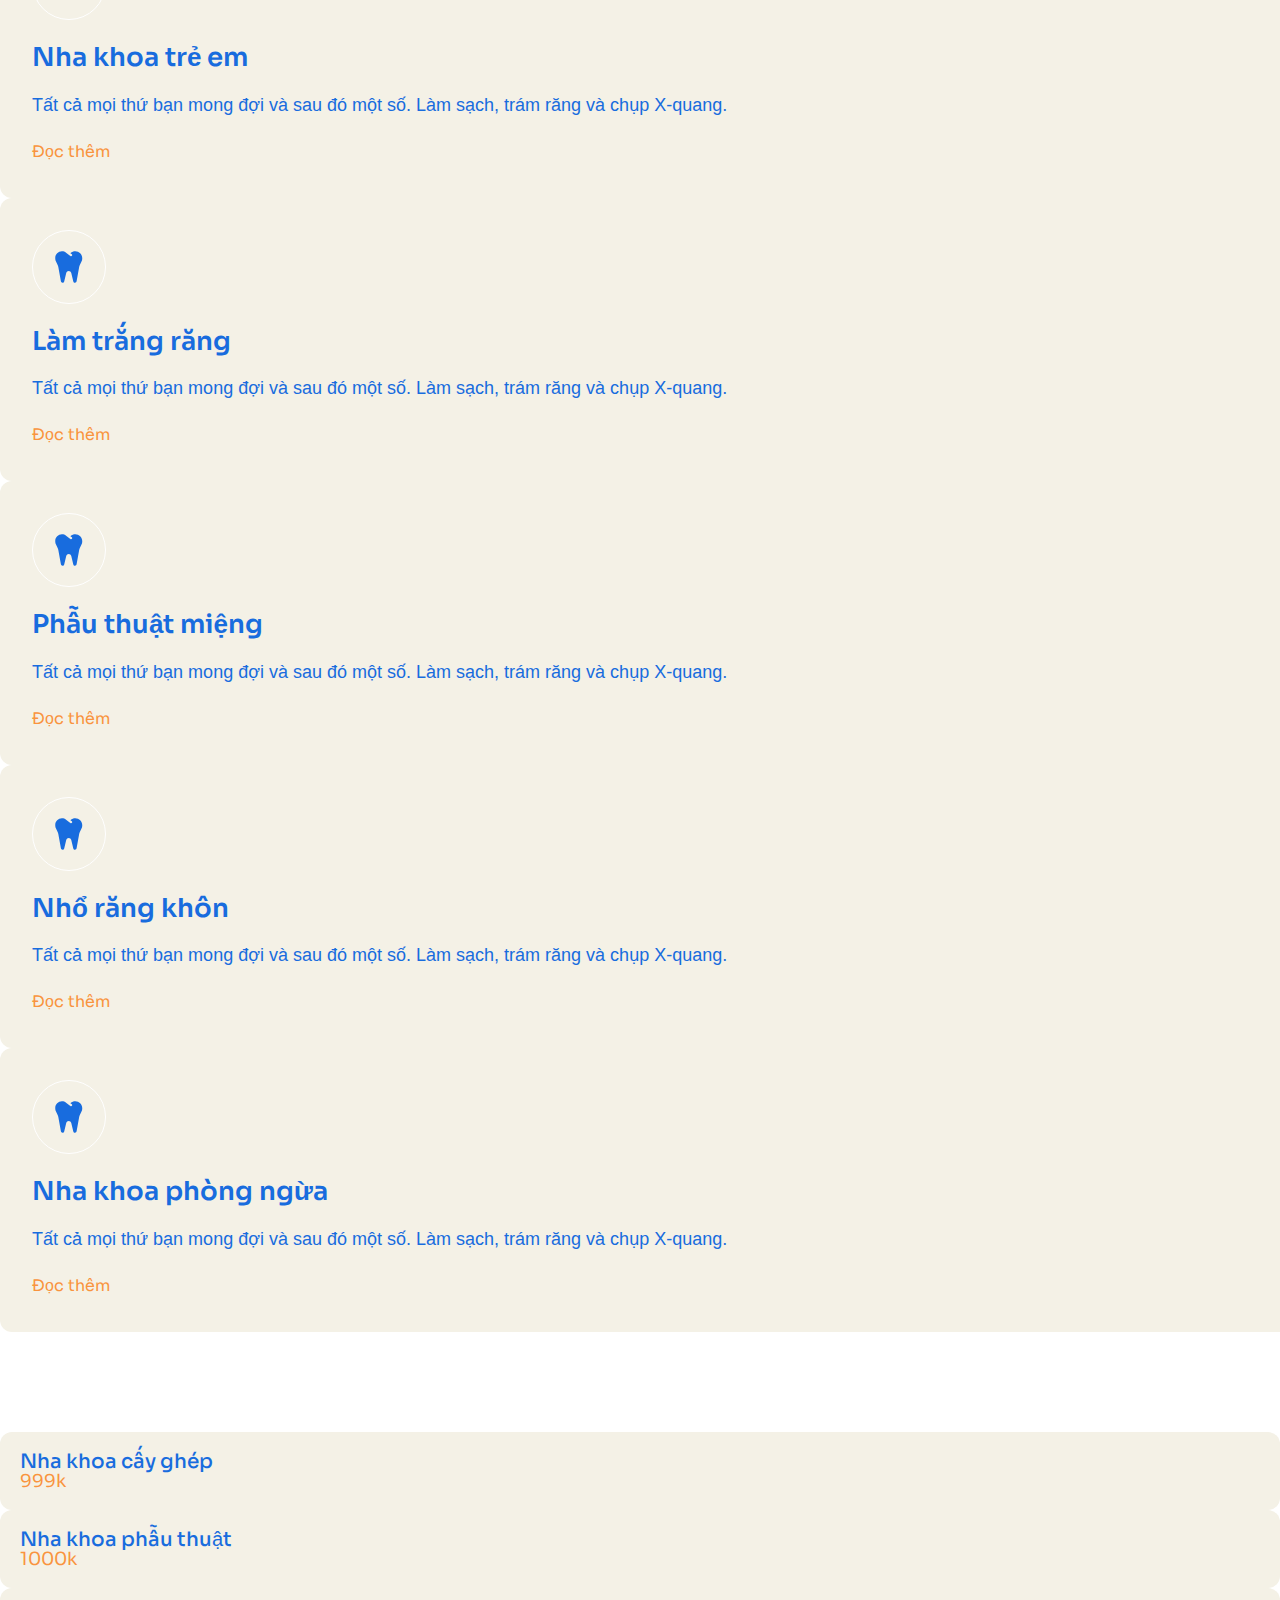
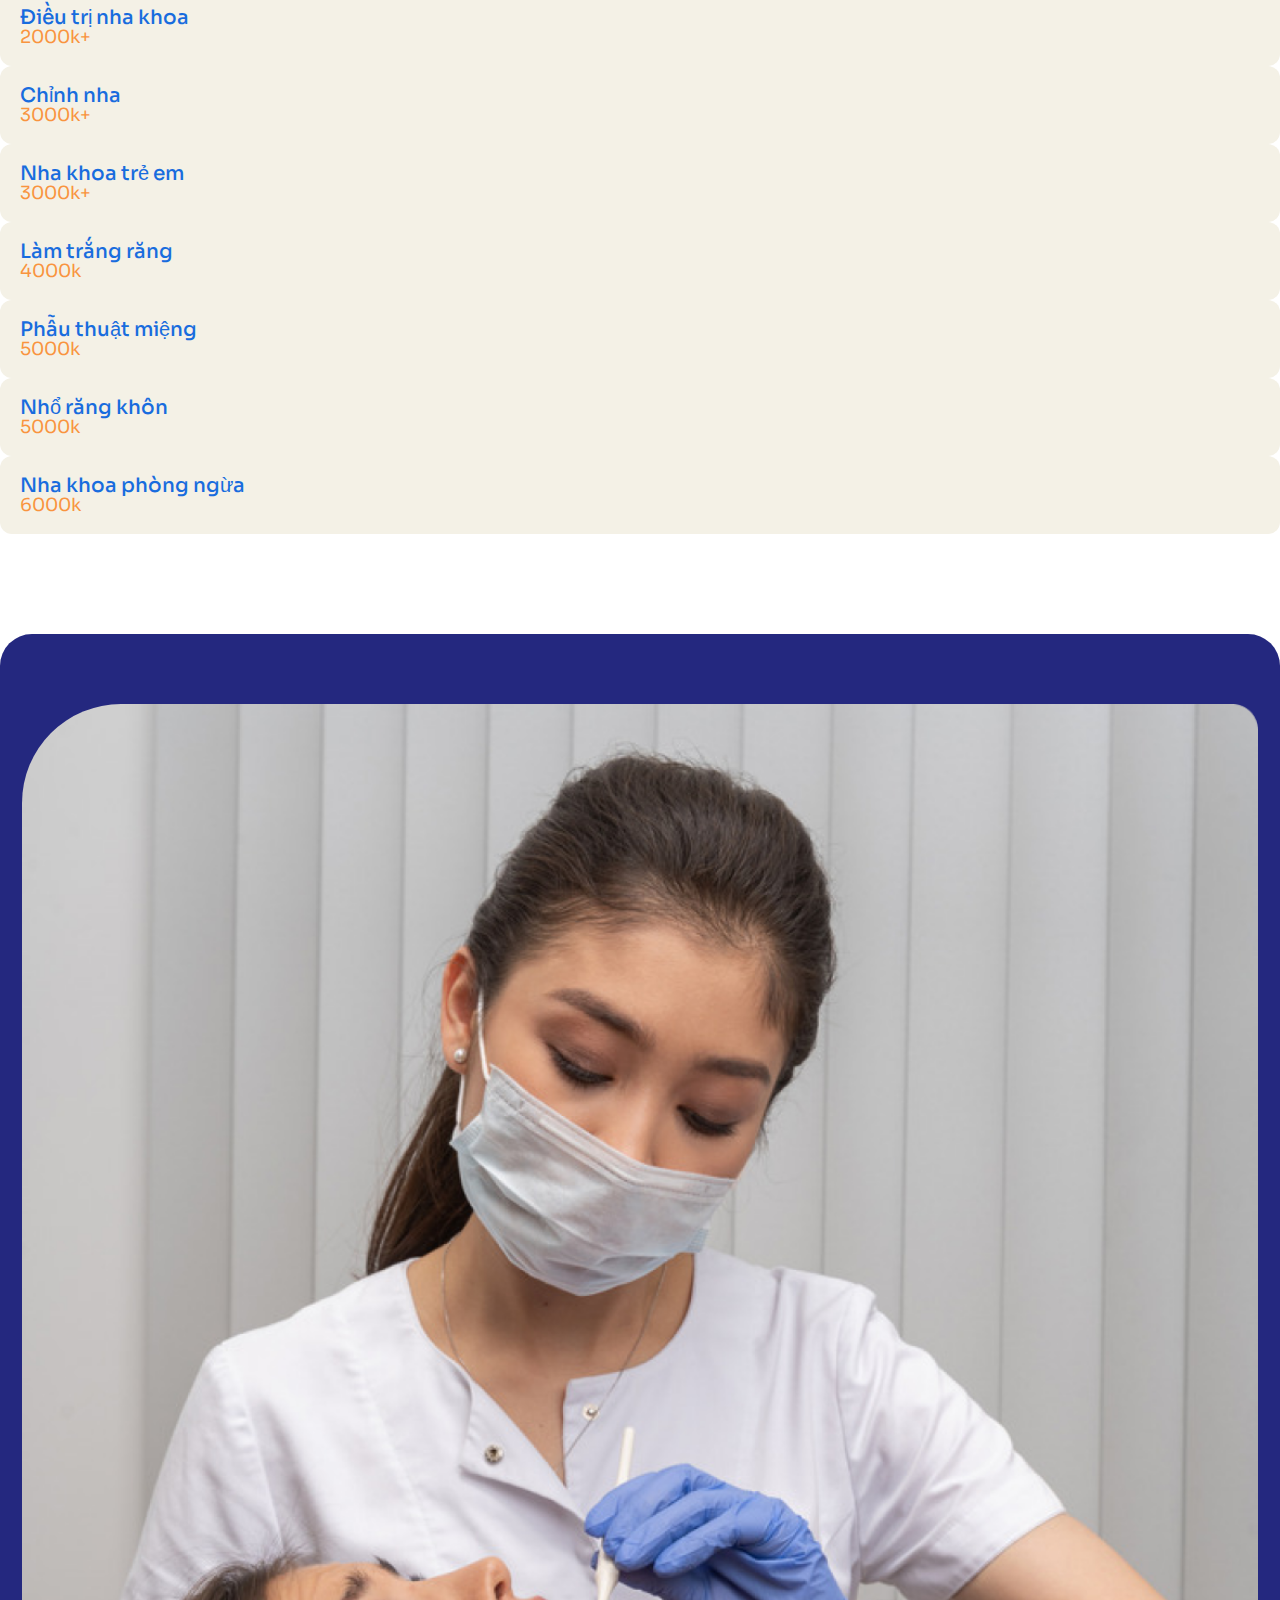
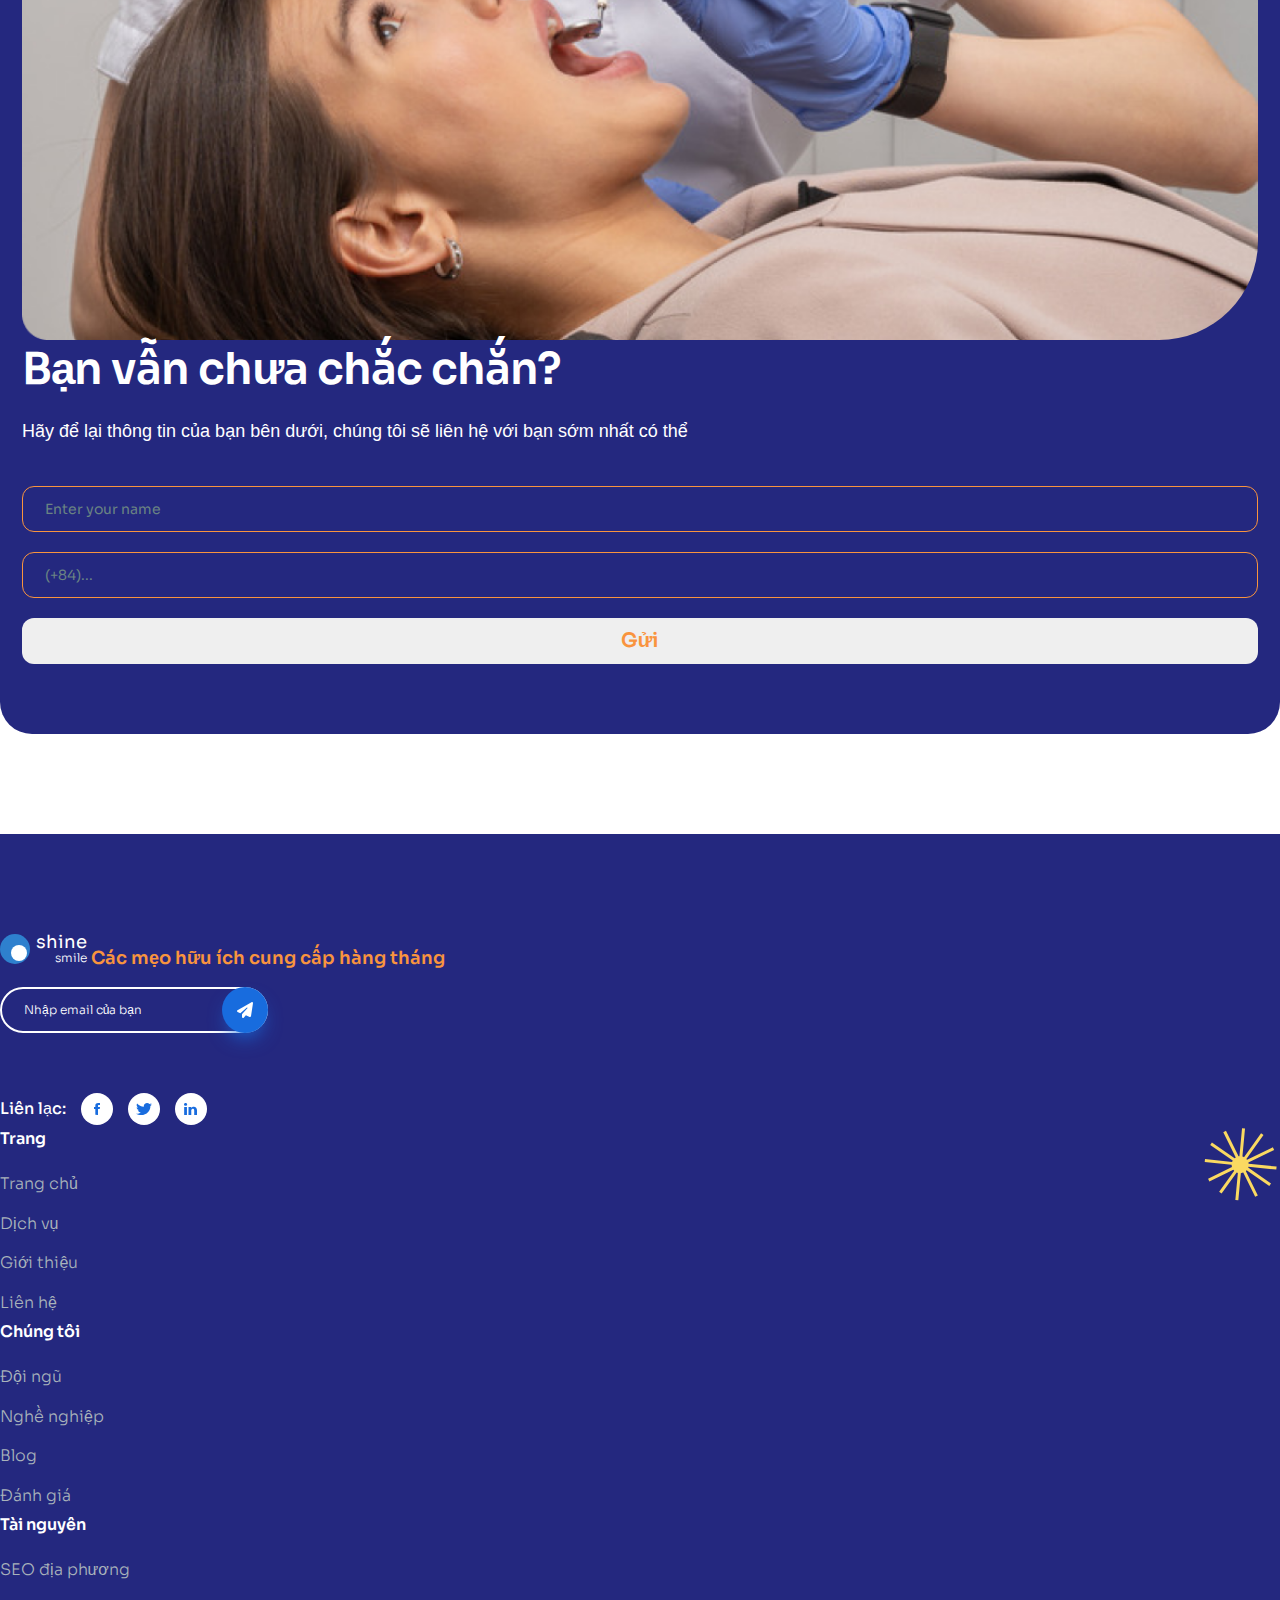
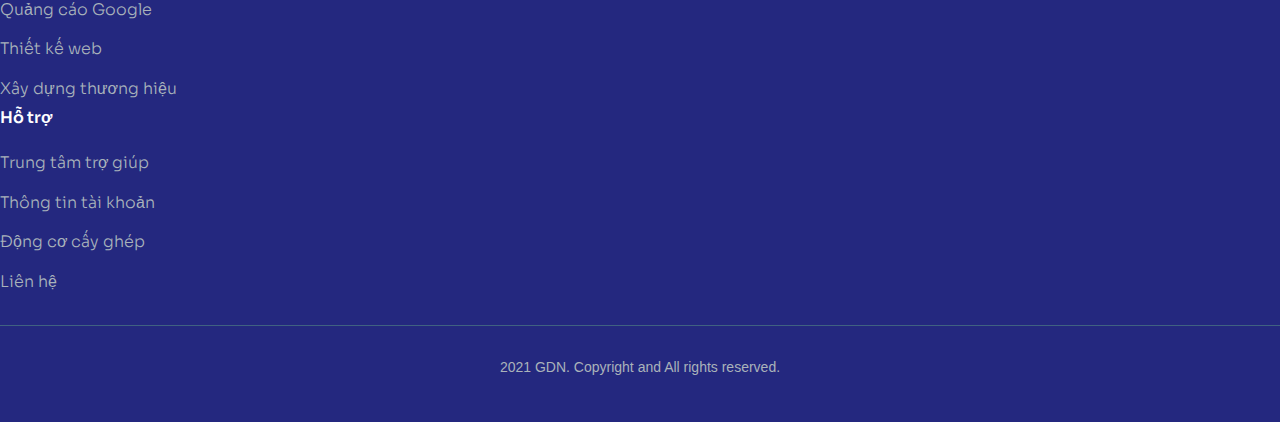
<file: services.html>
<!DOCTYPE html>
<html lang="en">
    <head>
        <meta charset="UTF-8" />
        <meta name="viewport" content="width=device-width, initial-scale=1.0" />
        <title>Shine Smile</title>

        <!-- Favicon -->
        <link
            rel="apple-touch-icon"
            sizes="57x57"
            href="./assets/favicon/apple-icon-57x57.png"
        />
        <link
            rel="apple-touch-icon"
            sizes="60x60"
            href="./assets/favicon/apple-icon-60x60.png"
        />
        <link
            rel="apple-touch-icon"
            sizes="72x72"
            href="./assets/favicon/apple-icon-72x72.png"
        />
        <link
            rel="apple-touch-icon"
            sizes="76x76"
            href="./assets/favicon/apple-icon-76x76.png"
        />
        <link
            rel="apple-touch-icon"
            sizes="114x114"
            href="./assets/favicon/apple-icon-114x114.png"
        />
        <link
            rel="apple-touch-icon"
            sizes="120x120"
            href="./assets/favicon/apple-icon-120x120.png"
        />
        <link
            rel="apple-touch-icon"
            sizes="144x144"
            href="./assets/favicon/apple-icon-144x144.png"
        />
        <link
            rel="apple-touch-icon"
            sizes="152x152"
            href="./assets/favicon/apple-icon-152x152.png"
        />
        <link
            rel="apple-touch-icon"
            sizes="180x180"
            href="./assets/favicon/apple-icon-180x180.png"
        />
        <link
            rel="icon"
            type="image/png"
            sizes="192x192"
            href="./assets/favicon/android-icon-192x192.png"
        />
        <link
            rel="icon"
            type="image/png"
            sizes="32x32"
            href="./assets/favicon/favicon-32x32.png"
        />
        <link
            rel="icon"
            type="image/png"
            sizes="96x96"
            href="./assets/favicon/favicon-96x96.png"
        />
        <link
            rel="icon"
            type="image/png"
            sizes="16x16"
            href="./assets/favicon/favicon-16x16.png"
        />
        <link rel="manifest" href="/manifest.json" />
        <meta name="msapplication-TileColor" content="#ffffff" />
        <meta
            name="msapplication-TileImage"
            content="./assets/favicon/ms-icon-144x144.png"
        />
        <meta name="theme-color" content="#ffffff" />
        <!-- Reset Css -->
        <link rel="stylesheet" href="./assets/css/reset.css" />

        <!-- Embed font -->
        <link rel="preconnect" href="https://fonts.googleapis.com" />
        <link rel="preconnect" href="https://fonts.gstatic.com" crossorigin />
        <link
            href="https://fonts.googleapis.com/css2?family=Sora:wght@300;400;500;600;700;800&display=swap"
            rel="stylesheet"
        />

        <link
            href="https://cdn.jsdelivr.net/npm/bootstrap@5.3.2/dist/css/bootstrap.min.css"
            rel="stylesheet"
            integrity="sha384-T3c6CoIi6uLrA9TneNEoa7RxnatzjcDSCmG1MXxSR1GAsXEV/Dwwykc2MPK8M2HN"
            crossorigin="anonymous"
        />

        <!-- Responsive -->

        <!-- Styles -->
        <link rel="stylesheet" href="./assets/css/styles.css" />
        <link rel="stylesheet" href="./assets/css/services.css" />
        <link rel="stylesheet" href="./assets/css/responsive.css" />
    </head>
    <body>
        <!-- PC Header -->
        <div class="header fixed">
            <div class="header__inner">
                <!-- Tablet and mobile menubar -->
                <label for="menu-checkbox" class="header__menubar hide-on-pc">
                    <svg
                        xmlns="http://www.w3.org/2000/svg"
                        height="1em"
                        viewBox="0 0 512 512"
                        fill="currentColor"
                    >
                        <path
                            d="M0 96C0 78.3 14.3 64 32 64H416c17.7 0 32 14.3 32 32s-14.3 32-32 32H32C14.3 128 0 113.7 0 96zM64 256c0-17.7 14.3-32 32-32H480c17.7 0 32 14.3 32 32s-14.3 32-32 32H96c-17.7 0-32-14.3-32-32zM448 416c0 17.7-14.3 32-32 32H32c-17.7 0-32-14.3-32-32s14.3-32 32-32H416c17.7 0 32 14.3 32 32z"
                        />
                    </svg>
                </label>

                <!-- Logo -->
                <a href="./">
                    <div class="logo">
                        <span class="logo__circle"></span>
                        <span class="logo__text">
                            <span class="logo__brand">shine</span>
                            <span class="logo__brand logo__brand--small">
                                smile
                            </span>
                        </span>
                    </div>
                </a>

                <!-- Navbar -->
                <nav class="navbar">
                    <ul class="navbar__list">
                        <li>
                            <a href="./" class="navbar__link">Trang chủ</a>
                        </li>
                        <li>
                            <a href="services.html" class="navbar__link"
                                >Dịch vụ</a
                            >
                        </li>
                        <li>
                            <a href="about.html" class="navbar__link"
                                >Giới thiệu</a
                            >
                        </li>
                        <li>
                            <a href="contact.html" class="navbar__link"
                                >Liên hệ</a
                            >
                        </li>
                    </ul>
                </nav>

                <!-- Action -->
                <div class="header-action">
                    <a href="#!" class="header-action__phone">
                        <div class="header-action__icon-wrap">
                            <svg
                                class="header-action__icon"
                                xmlns="http://www.w3.org/2000/svg"
                                height="1em"
                                viewBox="0 0 512 512"
                                fill="currentColor"
                            >
                                <path
                                    d="M347.1 24.6c7.7-18.6 28-28.5 47.4-23.2l88 24C499.9 30.2 512 46 512 64c0 247.4-200.6 448-448 448c-18 0-33.8-12.1-38.6-29.5l-24-88c-5.3-19.4 4.6-39.7 23.2-47.4l96-40c16.3-6.8 35.2-2.1 46.3 11.6L207.3 368c70.4-33.3 127.4-90.3 160.7-160.7L318.7 167c-13.7-11.2-18.4-30-11.6-46.3l40-96z"
                                />
                            </svg>
                        </div>
                        <span class="header-action__number"
                            >(+84) 456-7890</span
                        >
                    </a>
                    <a href="signin.html" class="btn header-action__signup">
                        <span class="text-effect" data-text="Đăng nhập"
                            >Đăng nhập</span
                        >
                    </a>
                </div>
            </div>
        </div>

        <!-- Mobile/tablet header -->
        <header class="motab-header hide-on-pc">
            <input
                type="checkbox"
                name=""
                id="menu-checkbox"
                class="menu-checkbox"
                hidden
            />

            <!-- Overlay -->
            <label for="menu-checkbox" class="menu-overlay"></label>

            <!-- Menu content -->
            <div class="menu-drawer">
                <header class="menu-drawer__header">
                    <!-- Logo -->
                    <a href="/">
                        <div class="logo">
                            <span class="logo__circle"></span>
                            <span class="logo__text">
                                <span class="logo__brand">shine</span>
                                <span class="logo__brand logo__brand--small">
                                    smile
                                </span>
                            </span>
                        </div>
                    </a>

                    <label for="menu-checkbox" class="menu-drawer__icon-wrap">
                        <svg
                            xmlns="http://www.w3.org/2000/svg"
                            height="1em"
                            viewBox="0 0 512 512"
                            fill="currentColor"
                        >
                            <path
                                d="M256 48a208 208 0 1 1 0 416 208 208 0 1 1 0-416zm0 464A256 256 0 1 0 256 0a256 256 0 1 0 0 512zM175 175c-9.4 9.4-9.4 24.6 0 33.9l47 47-47 47c-9.4 9.4-9.4 24.6 0 33.9s24.6 9.4 33.9 0l47-47 47 47c9.4 9.4 24.6 9.4 33.9 0s9.4-24.6 0-33.9l-47-47 47-47c9.4-9.4 9.4-24.6 0-33.9s-24.6-9.4-33.9 0l-47 47-47-47c-9.4-9.4-24.6-9.4-33.9 0z"
                            />
                        </svg>
                    </label>
                </header>

                <!-- Navbar -->
                <nav class="menu-drawer__navbar">
                    <ul class="navbar__list">
                        <li>
                            <svg
                                xmlns="http://www.w3.org/2000/svg"
                                height="1em"
                                viewBox="0 0 576 512"
                                fill="currentColor"
                            >
                                <path
                                    d="M575.8 255.5c0 18-15 32.1-32 32.1h-32l.7 160.2c0 2.7-.2 5.4-.5 8.1V472c0 22.1-17.9 40-40 40H456c-1.1 0-2.2 0-3.3-.1c-1.4 .1-2.8 .1-4.2 .1H416 392c-22.1 0-40-17.9-40-40V448 384c0-17.7-14.3-32-32-32H256c-17.7 0-32 14.3-32 32v64 24c0 22.1-17.9 40-40 40H160 128.1c-1.5 0-3-.1-4.5-.2c-1.2 .1-2.4 .2-3.6 .2H104c-22.1 0-40-17.9-40-40V360c0-.9 0-1.9 .1-2.8V287.6H32c-18 0-32-14-32-32.1c0-9 3-17 10-24L266.4 8c7-7 15-8 22-8s15 2 21 7L564.8 231.5c8 7 12 15 11 24z"
                                />
                            </svg>
                            <a href="./" class="navbar__link">Trang chủ</a>
                        </li>
                        <li>
                            <svg
                                width="22"
                                height="24"
                                viewBox="0 0 22 24"
                                fill="none"
                                xmlns="http://www.w3.org/2000/svg"
                            >
                                <path
                                    d="M20.3598 2.63964C17.9506 -0.556131 14.2772 -0.568132 11.2481 1.10682C11.001 1.24657 10.7219 1.31411 10.4406 1.30222C10.1592 1.29033 9.88633 1.19945 9.65105 1.03931C8.49552 0.245717 7.29036 -0.316477 5.13904 0.207462C0.623408 1.3071 0 4.90379 0 8.99816C0.0797353 12.1602 0.500857 15.3032 1.25551 18.3683C2.11836 22.0168 3.90382 24 5.43354 24C6.96326 24 7.00963 22.2204 7.00963 20.8016C7.00963 19.2009 7.39505 14.8009 10.8642 14.8009C13.5317 14.8009 14.3333 18.4013 14.3333 20.8016C14.3329 23.095 15.1722 24 16.6628 24C19.5267 24 20.9796 15.3938 21.3719 13.1237C21.7642 10.8535 22.9882 6.12569 20.3598 2.63964Z"
                                    fill="currentColor"
                                />
                            </svg>

                            <a href="services.html" class="navbar__link"
                                >Dịch vụ</a
                            >
                        </li>
                        <li>
                            <svg
                                xmlns="http://www.w3.org/2000/svg"
                                height="1em"
                                viewBox="0 0 576 512"
                                fill="currentColor"
                            >
                                <path
                                    d="M64 32C28.7 32 0 60.7 0 96V416c0 35.3 28.7 64 64 64H512c35.3 0 64-28.7 64-64V96c0-35.3-28.7-64-64-64H64zm80 256h64c44.2 0 80 35.8 80 80c0 8.8-7.2 16-16 16H80c-8.8 0-16-7.2-16-16c0-44.2 35.8-80 80-80zm-32-96a64 64 0 1 1 128 0 64 64 0 1 1 -128 0zm256-32H496c8.8 0 16 7.2 16 16s-7.2 16-16 16H368c-8.8 0-16-7.2-16-16s7.2-16 16-16zm0 64H496c8.8 0 16 7.2 16 16s-7.2 16-16 16H368c-8.8 0-16-7.2-16-16s7.2-16 16-16zm0 64H496c8.8 0 16 7.2 16 16s-7.2 16-16 16H368c-8.8 0-16-7.2-16-16s7.2-16 16-16z"
                                />
                            </svg>
                            <a href="about.html" class="navbar__link"
                                >Giới thiệu</a
                            >
                        </li>
                        <li>
                            <svg
                                xmlns="http://www.w3.org/2000/svg"
                                height="1em"
                                viewBox="0 0 512 512"
                                fill="currentColor"
                            >
                                <path
                                    d="M280 0C408.1 0 512 103.9 512 232c0 13.3-10.7 24-24 24s-24-10.7-24-24c0-101.6-82.4-184-184-184c-13.3 0-24-10.7-24-24s10.7-24 24-24zm8 192a32 32 0 1 1 0 64 32 32 0 1 1 0-64zm-32-72c0-13.3 10.7-24 24-24c75.1 0 136 60.9 136 136c0 13.3-10.7 24-24 24s-24-10.7-24-24c0-48.6-39.4-88-88-88c-13.3 0-24-10.7-24-24zM117.5 1.4c19.4-5.3 39.7 4.6 47.4 23.2l40 96c6.8 16.3 2.1 35.2-11.6 46.3L144 207.3c33.3 70.4 90.3 127.4 160.7 160.7L345 318.7c11.2-13.7 30-18.4 46.3-11.6l96 40c18.6 7.7 28.5 28 23.2 47.4l-24 88C481.8 499.9 466 512 448 512C200.6 512 0 311.4 0 64C0 46 12.1 30.2 29.5 25.4l88-24z"
                                />
                            </svg>
                            <a href="contact.html" class="navbar__link"
                                >Liên hệ</a
                            >
                        </li>
                        <li class="navbar__item">
                            <svg
                                xmlns="http://www.w3.org/2000/svg"
                                height="1em"
                                viewBox="0 0 512 512"
                                fill="currentColor"
                            >
                                <path
                                    d="M256 512A256 256 0 1 0 256 0a256 256 0 1 0 0 512zM216 336h24V272H216c-13.3 0-24-10.7-24-24s10.7-24 24-24h48c13.3 0 24 10.7 24 24v88h8c13.3 0 24 10.7 24 24s-10.7 24-24 24H216c-13.3 0-24-10.7-24-24s10.7-24 24-24zm40-208a32 32 0 1 1 0 64 32 32 0 1 1 0-64z"
                                />
                            </svg>

                            <a href="#!" class="navbar__help"
                                >Trợ giúp và thông tin</a
                            >
                        </li>
                        <li>
                            <svg
                                xmlns="http://www.w3.org/2000/svg"
                                height="1em"
                                viewBox="0 0 512 512"
                                fill="currentColor"
                            >
                                <path
                                    d="M352 96l64 0c17.7 0 32 14.3 32 32l0 256c0 17.7-14.3 32-32 32l-64 0c-17.7 0-32 14.3-32 32s14.3 32 32 32l64 0c53 0 96-43 96-96l0-256c0-53-43-96-96-96l-64 0c-17.7 0-32 14.3-32 32s14.3 32 32 32zm-9.4 182.6c12.5-12.5 12.5-32.8 0-45.3l-128-128c-12.5-12.5-32.8-12.5-45.3 0s-12.5 32.8 0 45.3L242.7 224 32 224c-17.7 0-32 14.3-32 32s14.3 32 32 32l210.7 0-73.4 73.4c-12.5 12.5-12.5 32.8 0 45.3s32.8 12.5 45.3 0l128-128z"
                                />
                            </svg>

                            <a href="signin.html" class="navbar__signup"
                                >Đăng nhập</a
                            >
                        </li>
                    </ul>
                </nav>

                <!-- Images -->
                <figure class="menu-drawer__img-wrap">
                    <img
                        src="./assets/imgs/menu-drawer-img.png"
                        alt=""
                        class="menu-drawer__img"
                    />
                </figure>
            </div>
        </header>

        <section class="main-services">
            <div class="container">
                <div class="main-services-wrapper">
                    <div class="main-services-top">
                        <div class="row row-cols-lg-1">
                            <div class="col">
                                <p class="section-desc main-services-title">
                                    DỊCH VỤ
                                </p>
                                <h2
                                    class="section-heading main-services-heading"
                                >
                                    Dịch vụ chất lượng cao dành cho bạn
                                </h2>
                            </div>
                        </div>
                    </div>

                    <div class="main-services-list-content">
                        <div class="row row-cols-lg-3 gy-lg-3">
                            <div class="col">
                                <article class="main-services-item">
                                    <div class="main-services-icon-wrap">
                                        <svg
                                            class="main-services-icon"
                                            xmlns="http://www.w3.org/2000/svg"
                                            height="1em"
                                            viewBox="0 0 448 512"
                                            fill="currentColor"
                                        >
                                            <path
                                                d="M186.1 52.1C169.3 39.1 148.7 32 127.5 32C74.7 32 32 74.7 32 127.5v6.2c0 15.8 3.7 31.3 10.7 45.5l23.5 47.1c4.5 8.9 7.6 18.4 9.4 28.2l36.7 205.8c2 11.2 11.6 19.4 22.9 19.8s21.4-7.4 24-18.4l28.9-121.3C192.2 323.7 207 312 224 312s31.8 11.7 35.8 28.3l28.9 121.3c2.6 11.1 12.7 18.8 24 18.4s20.9-8.6 22.9-19.8l36.7-205.8c1.8-9.8 4.9-19.3 9.4-28.2l23.5-47.1c7.1-14.1 10.7-29.7 10.7-45.5v-2.1c0-55-44.6-99.6-99.6-99.6c-24.1 0-47.4 8.8-65.6 24.6l-3.2 2.8 19.5 15.2c7 5.4 8.2 15.5 2.8 22.5s-15.5 8.2-22.5 2.8l-24.4-19-37-28.8z"
                                            />
                                        </svg>
                                    </div>
                                    <h3 class="main-services-item-heading">
                                        Nha khoa cấy ghép
                                    </h3>
                                    <p class="main-services-desc">
                                        Tất cả mọi thứ bạn mong đợi và sau đó
                                        một số. Làm sạch, trám răng và chụp
                                        X-quang.
                                    </p>
                                    <a href="#!" class="main-services-more">
                                        Đọc thêm</a
                                    >
                                </article>
                            </div>
                            <div class="col">
                                <article class="main-services-item">
                                    <div class="main-services-icon-wrap">
                                        <svg
                                            class="main-services-icon"
                                            xmlns="http://www.w3.org/2000/svg"
                                            height="1em"
                                            viewBox="0 0 448 512"
                                            fill="currentColor"
                                        >
                                            <path
                                                d="M186.1 52.1C169.3 39.1 148.7 32 127.5 32C74.7 32 32 74.7 32 127.5v6.2c0 15.8 3.7 31.3 10.7 45.5l23.5 47.1c4.5 8.9 7.6 18.4 9.4 28.2l36.7 205.8c2 11.2 11.6 19.4 22.9 19.8s21.4-7.4 24-18.4l28.9-121.3C192.2 323.7 207 312 224 312s31.8 11.7 35.8 28.3l28.9 121.3c2.6 11.1 12.7 18.8 24 18.4s20.9-8.6 22.9-19.8l36.7-205.8c1.8-9.8 4.9-19.3 9.4-28.2l23.5-47.1c7.1-14.1 10.7-29.7 10.7-45.5v-2.1c0-55-44.6-99.6-99.6-99.6c-24.1 0-47.4 8.8-65.6 24.6l-3.2 2.8 19.5 15.2c7 5.4 8.2 15.5 2.8 22.5s-15.5 8.2-22.5 2.8l-24.4-19-37-28.8z"
                                            />
                                        </svg>
                                    </div>
                                    <h3 class="main-services-item-heading">
                                        Nha khoa phẫu thuật
                                    </h3>
                                    <p class="main-services-desc">
                                        Tất cả mọi thứ bạn mong đợi và sau đó
                                        một số. Làm sạch, trám răng và chụp
                                        X-quang.
                                    </p>
                                    <a href="#!" class="main-services-more">
                                        Đọc thêm</a
                                    >
                                </article>
                            </div>
                            <div class="col">
                                <article class="main-services-item">
                                    <div class="main-services-icon-wrap">
                                        <svg
                                            class="main-services-icon"
                                            xmlns="http://www.w3.org/2000/svg"
                                            height="1em"
                                            viewBox="0 0 448 512"
                                            fill="currentColor"
                                        >
                                            <path
                                                d="M186.1 52.1C169.3 39.1 148.7 32 127.5 32C74.7 32 32 74.7 32 127.5v6.2c0 15.8 3.7 31.3 10.7 45.5l23.5 47.1c4.5 8.9 7.6 18.4 9.4 28.2l36.7 205.8c2 11.2 11.6 19.4 22.9 19.8s21.4-7.4 24-18.4l28.9-121.3C192.2 323.7 207 312 224 312s31.8 11.7 35.8 28.3l28.9 121.3c2.6 11.1 12.7 18.8 24 18.4s20.9-8.6 22.9-19.8l36.7-205.8c1.8-9.8 4.9-19.3 9.4-28.2l23.5-47.1c7.1-14.1 10.7-29.7 10.7-45.5v-2.1c0-55-44.6-99.6-99.6-99.6c-24.1 0-47.4 8.8-65.6 24.6l-3.2 2.8 19.5 15.2c7 5.4 8.2 15.5 2.8 22.5s-15.5 8.2-22.5 2.8l-24.4-19-37-28.8z"
                                            />
                                        </svg>
                                    </div>
                                    <h3 class="main-services-item-heading">
                                        Điều trị nha khoa
                                    </h3>
                                    <p class="main-services-desc">
                                        Tất cả mọi thứ bạn mong đợi và sau đó
                                        một số. Làm sạch, trám răng và chụp
                                        X-quang.
                                    </p>
                                    <a href="#!" class="main-services-more">
                                        Đọc thêm</a
                                    >
                                </article>
                            </div>
                            <div class="col">
                                <article class="main-services-item">
                                    <div class="main-services-icon-wrap">
                                        <svg
                                            class="main-services-icon"
                                            xmlns="http://www.w3.org/2000/svg"
                                            height="1em"
                                            viewBox="0 0 448 512"
                                            fill="currentColor"
                                        >
                                            <path
                                                d="M186.1 52.1C169.3 39.1 148.7 32 127.5 32C74.7 32 32 74.7 32 127.5v6.2c0 15.8 3.7 31.3 10.7 45.5l23.5 47.1c4.5 8.9 7.6 18.4 9.4 28.2l36.7 205.8c2 11.2 11.6 19.4 22.9 19.8s21.4-7.4 24-18.4l28.9-121.3C192.2 323.7 207 312 224 312s31.8 11.7 35.8 28.3l28.9 121.3c2.6 11.1 12.7 18.8 24 18.4s20.9-8.6 22.9-19.8l36.7-205.8c1.8-9.8 4.9-19.3 9.4-28.2l23.5-47.1c7.1-14.1 10.7-29.7 10.7-45.5v-2.1c0-55-44.6-99.6-99.6-99.6c-24.1 0-47.4 8.8-65.6 24.6l-3.2 2.8 19.5 15.2c7 5.4 8.2 15.5 2.8 22.5s-15.5 8.2-22.5 2.8l-24.4-19-37-28.8z"
                                            />
                                        </svg>
                                    </div>
                                    <h3 class="main-services-item-heading">
                                        Chỉnh nha
                                    </h3>
                                    <p class="main-services-desc">
                                        Tất cả mọi thứ bạn mong đợi và sau đó
                                        một số. Làm sạch, trám răng và chụp
                                        X-quang.
                                    </p>
                                    <a href="#!" class="main-services-more">
                                        Đọc thêm</a
                                    >
                                </article>
                            </div>
                            <div class="col">
                                <article class="main-services-item">
                                    <div class="main-services-icon-wrap">
                                        <svg
                                            class="main-services-icon"
                                            xmlns="http://www.w3.org/2000/svg"
                                            height="1em"
                                            viewBox="0 0 448 512"
                                            fill="currentColor"
                                        >
                                            <path
                                                d="M186.1 52.1C169.3 39.1 148.7 32 127.5 32C74.7 32 32 74.7 32 127.5v6.2c0 15.8 3.7 31.3 10.7 45.5l23.5 47.1c4.5 8.9 7.6 18.4 9.4 28.2l36.7 205.8c2 11.2 11.6 19.4 22.9 19.8s21.4-7.4 24-18.4l28.9-121.3C192.2 323.7 207 312 224 312s31.8 11.7 35.8 28.3l28.9 121.3c2.6 11.1 12.7 18.8 24 18.4s20.9-8.6 22.9-19.8l36.7-205.8c1.8-9.8 4.9-19.3 9.4-28.2l23.5-47.1c7.1-14.1 10.7-29.7 10.7-45.5v-2.1c0-55-44.6-99.6-99.6-99.6c-24.1 0-47.4 8.8-65.6 24.6l-3.2 2.8 19.5 15.2c7 5.4 8.2 15.5 2.8 22.5s-15.5 8.2-22.5 2.8l-24.4-19-37-28.8z"
                                            />
                                        </svg>
                                    </div>
                                    <h3 class="main-services-item-heading">
                                        Nha khoa trẻ em
                                    </h3>
                                    <p class="main-services-desc">
                                        Tất cả mọi thứ bạn mong đợi và sau đó
                                        một số. Làm sạch, trám răng và chụp
                                        X-quang.
                                    </p>
                                    <a href="#!" class="main-services-more">
                                        Đọc thêm</a
                                    >
                                </article>
                            </div>
                            <div class="col">
                                <article class="main-services-item">
                                    <div class="main-services-icon-wrap">
                                        <svg
                                            class="main-services-icon"
                                            xmlns="http://www.w3.org/2000/svg"
                                            height="1em"
                                            viewBox="0 0 448 512"
                                            fill="currentColor"
                                        >
                                            <path
                                                d="M186.1 52.1C169.3 39.1 148.7 32 127.5 32C74.7 32 32 74.7 32 127.5v6.2c0 15.8 3.7 31.3 10.7 45.5l23.5 47.1c4.5 8.9 7.6 18.4 9.4 28.2l36.7 205.8c2 11.2 11.6 19.4 22.9 19.8s21.4-7.4 24-18.4l28.9-121.3C192.2 323.7 207 312 224 312s31.8 11.7 35.8 28.3l28.9 121.3c2.6 11.1 12.7 18.8 24 18.4s20.9-8.6 22.9-19.8l36.7-205.8c1.8-9.8 4.9-19.3 9.4-28.2l23.5-47.1c7.1-14.1 10.7-29.7 10.7-45.5v-2.1c0-55-44.6-99.6-99.6-99.6c-24.1 0-47.4 8.8-65.6 24.6l-3.2 2.8 19.5 15.2c7 5.4 8.2 15.5 2.8 22.5s-15.5 8.2-22.5 2.8l-24.4-19-37-28.8z"
                                            />
                                        </svg>
                                    </div>
                                    <h3 class="main-services-item-heading">
                                        Làm trắng răng
                                    </h3>
                                    <p class="main-services-desc">
                                        Tất cả mọi thứ bạn mong đợi và sau đó
                                        một số. Làm sạch, trám răng và chụp
                                        X-quang.
                                    </p>
                                    <a href="#!" class="main-services-more">
                                        Đọc thêm</a
                                    >
                                </article>
                            </div>
                            <div class="col">
                                <div class="main-services-item">
                                    <div class="main-services-icon-wrap">
                                        <svg
                                            class="main-services-icon"
                                            xmlns="http://www.w3.org/2000/svg"
                                            height="1em"
                                            viewBox="0 0 448 512"
                                            fill="currentColor"
                                        >
                                            <path
                                                d="M186.1 52.1C169.3 39.1 148.7 32 127.5 32C74.7 32 32 74.7 32 127.5v6.2c0 15.8 3.7 31.3 10.7 45.5l23.5 47.1c4.5 8.9 7.6 18.4 9.4 28.2l36.7 205.8c2 11.2 11.6 19.4 22.9 19.8s21.4-7.4 24-18.4l28.9-121.3C192.2 323.7 207 312 224 312s31.8 11.7 35.8 28.3l28.9 121.3c2.6 11.1 12.7 18.8 24 18.4s20.9-8.6 22.9-19.8l36.7-205.8c1.8-9.8 4.9-19.3 9.4-28.2l23.5-47.1c7.1-14.1 10.7-29.7 10.7-45.5v-2.1c0-55-44.6-99.6-99.6-99.6c-24.1 0-47.4 8.8-65.6 24.6l-3.2 2.8 19.5 15.2c7 5.4 8.2 15.5 2.8 22.5s-15.5 8.2-22.5 2.8l-24.4-19-37-28.8z"
                                            />
                                        </svg>
                                    </div>
                                    <h3 class="main-services-item-heading">
                                        Phẫu thuật miệng
                                    </h3>
                                    <p class="main-services-desc">
                                        Tất cả mọi thứ bạn mong đợi và sau đó
                                        một số. Làm sạch, trám răng và chụp
                                        X-quang.
                                    </p>
                                    <a href="#!" class="main-services-more">
                                        Đọc thêm</a
                                    >
                                </div>
                            </div>
                            <div class="col">
                                <div class="main-services-item">
                                    <div class="main-services-icon-wrap">
                                        <svg
                                            class="main-services-icon"
                                            xmlns="http://www.w3.org/2000/svg"
                                            height="1em"
                                            viewBox="0 0 448 512"
                                            fill="currentColor"
                                        >
                                            <path
                                                d="M186.1 52.1C169.3 39.1 148.7 32 127.5 32C74.7 32 32 74.7 32 127.5v6.2c0 15.8 3.7 31.3 10.7 45.5l23.5 47.1c4.5 8.9 7.6 18.4 9.4 28.2l36.7 205.8c2 11.2 11.6 19.4 22.9 19.8s21.4-7.4 24-18.4l28.9-121.3C192.2 323.7 207 312 224 312s31.8 11.7 35.8 28.3l28.9 121.3c2.6 11.1 12.7 18.8 24 18.4s20.9-8.6 22.9-19.8l36.7-205.8c1.8-9.8 4.9-19.3 9.4-28.2l23.5-47.1c7.1-14.1 10.7-29.7 10.7-45.5v-2.1c0-55-44.6-99.6-99.6-99.6c-24.1 0-47.4 8.8-65.6 24.6l-3.2 2.8 19.5 15.2c7 5.4 8.2 15.5 2.8 22.5s-15.5 8.2-22.5 2.8l-24.4-19-37-28.8z"
                                            />
                                        </svg>
                                    </div>
                                    <h3 class="main-services-item-heading">
                                        Nhổ răng khôn
                                    </h3>
                                    <p class="main-services-desc">
                                        Tất cả mọi thứ bạn mong đợi và sau đó
                                        một số. Làm sạch, trám răng và chụp
                                        X-quang.
                                    </p>
                                    <a href="#!" class="main-services-more">
                                        Đọc thêm</a
                                    >
                                </div>
                            </div>
                            <div class="col">
                                <div class="main-services-item">
                                    <div class="main-services-icon-wrap">
                                        <svg
                                            class="main-services-icon"
                                            xmlns="http://www.w3.org/2000/svg"
                                            height="1em"
                                            viewBox="0 0 448 512"
                                            fill="currentColor"
                                        >
                                            <path
                                                d="M186.1 52.1C169.3 39.1 148.7 32 127.5 32C74.7 32 32 74.7 32 127.5v6.2c0 15.8 3.7 31.3 10.7 45.5l23.5 47.1c4.5 8.9 7.6 18.4 9.4 28.2l36.7 205.8c2 11.2 11.6 19.4 22.9 19.8s21.4-7.4 24-18.4l28.9-121.3C192.2 323.7 207 312 224 312s31.8 11.7 35.8 28.3l28.9 121.3c2.6 11.1 12.7 18.8 24 18.4s20.9-8.6 22.9-19.8l36.7-205.8c1.8-9.8 4.9-19.3 9.4-28.2l23.5-47.1c7.1-14.1 10.7-29.7 10.7-45.5v-2.1c0-55-44.6-99.6-99.6-99.6c-24.1 0-47.4 8.8-65.6 24.6l-3.2 2.8 19.5 15.2c7 5.4 8.2 15.5 2.8 22.5s-15.5 8.2-22.5 2.8l-24.4-19-37-28.8z"
                                            />
                                        </svg>
                                    </div>
                                    <h3 class="main-services-item-heading">
                                        Nha khoa phòng ngừa
                                    </h3>
                                    <p class="main-services-desc">
                                        Tất cả mọi thứ bạn mong đợi và sau đó
                                        một số. Làm sạch, trám răng và chụp
                                        X-quang.
                                    </p>
                                    <a href="#!" class="main-services-more">
                                        Đọc thêm</a
                                    >
                                </div>
                            </div>
                        </div>
                    </div>
                </div>
            </div>
        </section>

        <section class="price">
            <div class="container">
                <div class="row row-cols-lg-3">
                    <div class="col">
                        <ul class="price-list">
                            <h4 class="price-heading">Nha khoa cấy ghép</h4>
                            <li class="price-item">
                                <strong class="price-cost"> 999k </strong>
                            </li>
                        </ul>
                    </div>
                    <div class="col">
                        <ul class="price-list">
                            <h4 class="price-heading">Nha khoa phẫu thuật</h4>
                            <li class="price-item">
                                <strong class="price-cost"> 1000k </strong>
                            </li>
                        </ul>
                    </div>
                    <div class="col">
                        <ul class="price-list">
                            <h4 class="price-heading">Điều trị nha khoa</h4>
                            <li class="price-item">
                                <strong class="price-cost"> 2000k+ </strong>
                            </li>
                        </ul>
                    </div>
                    <div class="col">
                        <ul class="price-list">
                            <h4 class="price-heading">Chỉnh nha</h4>
                            <li class="price-item">
                                <strong class="price-cost"> 3000k+ </strong>
                            </li>
                        </ul>
                    </div>
                    <div class="col">
                        <ul class="price-list">
                            <h4 class="price-heading">Nha khoa trẻ em</h4>
                            <li class="price-item">
                                <strong class="price-cost"> 3000k+ </strong>
                            </li>
                        </ul>
                    </div>
                    <div class="col">
                        <ul class="price-list">
                            <h4 class="price-heading">Làm trắng răng</h4>
                            <li class="price-item">
                                <strong class="price-cost"> 4000k </strong>
                            </li>
                        </ul>
                    </div>
                    <div class="col">
                        <ul class="price-list">
                            <h4 class="price-heading">Phẫu thuật miệng</h4>
                            <li class="price-item">
                                <strong class="price-cost"> 5000k </strong>
                            </li>
                        </ul>
                    </div>
                    <div class="col">
                        <ul class="price-list">
                            <h4 class="price-heading">Nhổ răng khôn</h4>
                            <li class="price-item">
                                <strong class="price-cost"> 5000k </strong>
                            </li>
                        </ul>
                    </div>
                    <div class="col">
                        <ul class="price-list">
                            <h4 class="price-heading">Nha khoa phòng ngừa</h4>
                            <li class="price-item">
                                <strong class="price-cost"> 6000k </strong>
                            </li>
                        </ul>
                    </div>
                </div>
            </div>
        </section>

        <section class="main-services-cta">
            <div class="container">
                <div class="services-cta-wrapper">
                    <div class="row">
                        <div class="col col-lg-5">
                            <figure class="services-cta-img-wrap">
                                <img
                                    src="./assets/img_service/main-services-cta-img.png"
                                    alt=""
                                    class="services-cta-img"
                                />
                            </figure>
                        </div>

                        <div class="col col-lg-6 offset-lg-1">
                            <section class="services-cta-content">
                                <h2
                                    class="section-heading services-cta-heading"
                                >
                                    Bạn vẫn chưa chắc chắn?
                                </h2>
                                <p class="section-desc services-cta-desc">
                                    Hãy để lại thông tin của bạn bên dưới, chúng
                                    tôi sẽ liên hệ với bạn sớm nhất có thể
                                </p>

                                <form action="" class="services-cta-form">
                                    <input
                                        type="text"
                                        name=""
                                        id=""
                                        class="services-cta-name"
                                        placeholder="Enter your name"
                                    />

                                    <input
                                        type="number"
                                        name=""
                                        id=""
                                        class="services-cta-phone"
                                        placeholder="(+84)..."
                                    />

                                    <button
                                        type="reset"
                                        class="services-cta-submit"
                                    >
                                        Gửi
                                    </button>
                                </form>
                            </section>
                        </div>
                    </div>
                </div>
            </div>
        </section>

        <!-- Footer -->
        <footer class="footer">
            <div class="container">
                <div class="footer__inner">
                    <div class="row gy-3">
                        <div class="col-lg-4 col-md-6 col-12">
                            <footer class="footer__cta">
                                <!-- Logo -->
                                <a href="./">
                                    <div class="logo">
                                        <span class="logo__circle"></span>
                                        <span class="logo__text">
                                            <span class="logo__brand"
                                                >shine</span
                                            >
                                            <span
                                                class="logo__brand logo__brand--small"
                                            >
                                                smile
                                            </span>
                                        </span>
                                    </div>
                                </a>

                                <label for="useremail" class="footer__notify">
                                    Các mẹo hữu ích cung cấp hàng tháng
                                </label>

                                <form action="" class="footer__newsletter">
                                    <input
                                        type="email"
                                        name=""
                                        id="useremail"
                                        class="footer__email-input"
                                        placeholder=" "
                                    />

                                    <label
                                        for="useremail"
                                        class="footer__floating-label"
                                        >Nhập email của bạn</label
                                    >
                                    <button
                                        type="reset"
                                        class="footer__submit-btn"
                                    >
                                        <svg
                                            class="footer__submit-icon"
                                            xmlns="http://www.w3.org/2000/svg"
                                            height="1em"
                                            viewBox="0 0 512 512"
                                            fill="currentColor"
                                        >
                                            <path
                                                d="M498.1 5.6c10.1 7 15.4 19.1 13.5 31.2l-64 416c-1.5 9.7-7.4 18.2-16 23s-18.9 5.4-28 1.6L284 427.7l-68.5 74.1c-8.9 9.7-22.9 12.9-35.2 8.1S160 493.2 160 480V396.4c0-4 1.5-7.8 4.2-10.7L331.8 202.8c5.8-6.3 5.6-16-.4-22s-15.7-6.4-22-.7L106 360.8 17.7 316.6C7.1 311.3 .3 300.7 0 288.9s5.9-22.8 16.1-28.7l448-256c10.7-6.1 23.9-5.5 34 1.4z"
                                            />
                                        </svg>
                                    </button>
                                </form>
                                <!-- Get in touch -->
                                <div class="hero-follow">
                                    <span class="hero-follow__title">
                                        Liên lạc:
                                    </span>
                                    <a href="#!" class="hero-follow__social">
                                        <svg
                                            class="hero-follow__icon"
                                            width="6"
                                            height="12"
                                            viewBox="0 0 6 12"
                                            fill="none"
                                            xmlns="http://www.w3.org/2000/svg"
                                        >
                                            <path
                                                d="M3.98981 11.9358V6.0302H5.76473L6 3.9517H3.98981L3.9928 2.91132C3.9928 2.3692 4.0477 2.07885 4.87783 2.07885H5.98755V0H4.21224C2.07977 0 1.32931 1.00825 1.32931 2.70405V3.95186H0V6.03055H1.32931V11.8521C1.84718 11.9489 2.38257 12 2.93075 12C3.28487 12 3.63863 11.9786 3.98981 11.9358Z"
                                                fill="currentColor"
                                            />
                                        </svg>
                                    </a>
                                    <a href="#!" class="hero-follow__social">
                                        <svg
                                            class="hero-follow__icon"
                                            width="16"
                                            height="12"
                                            viewBox="0 0 16 12"
                                            fill="none"
                                            xmlns="http://www.w3.org/2000/svg"
                                        >
                                            <path
                                                d="M16 1.42062C15.405 1.66154 14.771 1.82123 14.11 1.89877C14.79 1.524 15.309 0.935077 15.553 0.225231C14.919 0.574154 14.219 0.820615 13.473 0.958154C12.871 0.366462 12.013 0 11.077 0C9.261 0 7.799 1.36062 7.799 3.02862C7.799 3.26862 7.821 3.49938 7.875 3.71908C5.148 3.59631 2.735 2.38985 1.114 0.552C0.831 1.00523 0.665 1.524 0.665 2.08246C0.665 3.13108 1.25 4.06062 2.122 4.59877C1.595 4.58954 1.078 4.44831 0.64 4.22585C0.64 4.23508 0.64 4.24708 0.64 4.25908C0.64 5.73046 1.777 6.95262 3.268 7.23415C3.001 7.30154 2.71 7.33385 2.408 7.33385C2.198 7.33385 1.986 7.32277 1.787 7.28215C2.212 8.48123 3.418 9.36277 4.852 9.39138C3.736 10.1972 2.319 10.6828 0.785 10.6828C0.516 10.6828 0.258 10.6717 0 10.6412C1.453 11.5062 3.175 12 5.032 12C11.068 12 14.368 7.38462 14.368 3.384C14.368 3.25015 14.363 3.12092 14.356 2.99262C15.007 2.56615 15.554 2.03354 16 1.42062Z"
                                                fill="currentColor"
                                            />
                                        </svg>
                                    </a>
                                    <a href="#!" class="hero-follow__social">
                                        <svg
                                            class="hero-follow__icon"
                                            width="13"
                                            height="12"
                                            viewBox="0 0 13 12"
                                            fill="none"
                                            xmlns="http://www.w3.org/2000/svg"
                                        >
                                            <path
                                                d="M0 1.39394C0 0.989891 0.146401 0.656558 0.439189 0.393939C0.731978 0.131309 1.11262 0 1.58108 0C2.04119 0 2.41344 0.129285 2.69788 0.387879C2.99066 0.654545 3.13707 1.00201 3.13707 1.4303C3.13707 1.81818 2.99486 2.14141 2.71042 2.4C2.41764 2.66667 2.03282 2.8 1.55598 2.8H1.54344C1.08333 2.8 0.711072 2.66667 0.426641 2.4C0.142209 2.13333 0 1.79798 0 1.39394ZM0.163127 12V3.90303H2.94884V12H0.163127ZM4.49228 12H7.27799V7.47879C7.27799 7.19595 7.31146 6.97777 7.37838 6.82424C7.49549 6.54949 7.67326 6.31716 7.91168 6.12727C8.1501 5.93737 8.44916 5.84242 8.80888 5.84242C9.74582 5.84242 10.2143 6.45252 10.2143 7.67273V12H13V7.35758C13 6.16161 12.7072 5.25455 12.1216 4.63636C11.536 4.01818 10.7622 3.70909 9.80019 3.70909C8.72104 3.70909 7.88031 4.15758 7.27799 5.05455V5.07879H7.26544L7.27799 5.05455V3.90303H4.49228C4.509 4.16161 4.51737 4.96565 4.51737 6.31515C4.51737 7.66464 4.509 9.55959 4.49228 12Z"
                                                fill="currentColor"
                                            />
                                        </svg>
                                    </a>
                                </div>
                            </footer>
                        </div>

                        <div class="col-lg-7 offset-lg-1 col-md-6 col-12">
                            <footer class="footer__content">
                                <div
                                    class="row row-cols-lg-3 gy-lg-3 row-cols-md-2 gy-md-3 row-cols-2"
                                >
                                    <!-- Col 1 -->
                                    <div class="col">
                                        <ul class="footer__list">
                                            <h4 class="footer__title">Trang</h4>
                                            <li class="footer__item">
                                                <a
                                                    href="#!"
                                                    class="footer__link"
                                                    >Trang chủ</a
                                                >
                                            </li>
                                            <li class="footer__item">
                                                <a
                                                    href="#!"
                                                    class="footer__link"
                                                    >Dịch vụ</a
                                                >
                                            </li>
                                            <li class="footer__item">
                                                <a
                                                    href="#!"
                                                    class="footer__link"
                                                    >Giới thiệu</a
                                                >
                                            </li>
                                            <li class="footer__item">
                                                <a
                                                    href="#!"
                                                    class="footer__link"
                                                    >Liên hệ</a
                                                >
                                            </li>
                                        </ul>
                                    </div>
                                    <!-- Col 2 -->
                                    <div class="col">
                                        <ul class="footer__list">
                                            <h4 class="footer__title">
                                                Chúng tôi
                                            </h4>
                                            <li class="footer__item">
                                                <a
                                                    href="#!"
                                                    class="footer__link"
                                                    >Đội ngũ</a
                                                >
                                            </li>
                                            <li class="footer__item">
                                                <a
                                                    href="#!"
                                                    class="footer__link"
                                                    >Nghề nghiệp</a
                                                >
                                            </li>
                                            <li class="footer__item">
                                                <a
                                                    href="#!"
                                                    class="footer__link"
                                                    >Blog</a
                                                >
                                            </li>
                                            <li class="footer__item">
                                                <a
                                                    href="#!"
                                                    class="footer__link"
                                                    >Đánh giá</a
                                                >
                                            </li>
                                        </ul>
                                    </div>
                                    <!-- Col 3 -->
                                    <div class="col">
                                        <ul class="footer__list">
                                            <h4 class="footer__title">
                                                Tài nguyên
                                            </h4>
                                            <li class="footer__item">
                                                <a
                                                    href="#!"
                                                    class="footer__link"
                                                >
                                                    SEO địa phương</a
                                                >
                                            </li>
                                            <li class="footer__item">
                                                <a
                                                    href="#!"
                                                    class="footer__link"
                                                    >Quảng cáo Google</a
                                                >
                                            </li>
                                            <li class="footer__item">
                                                <a
                                                    href="#!"
                                                    class="footer__link"
                                                    >Thiết kế web</a
                                                >
                                            </li>
                                            <li class="footer__item">
                                                <a
                                                    href="#!"
                                                    class="footer__link"
                                                    >Xây dựng thương hiệu</a
                                                >
                                            </li>
                                        </ul>
                                    </div>
                                    <!-- Col 4 -->
                                    <div class="col">
                                        <ul class="footer__list">
                                            <h4 class="footer__title">
                                                Hỗ trợ
                                            </h4>
                                            <li class="footer__item">
                                                <a
                                                    href="#!"
                                                    class="footer__link"
                                                    >Trung tâm trợ giúp</a
                                                >
                                            </li>
                                            <li class="footer__item">
                                                <a
                                                    href="#!"
                                                    class="footer__link"
                                                >
                                                    Thông tin tài khoản</a
                                                >
                                            </li>
                                            <li class="footer__item">
                                                <a
                                                    href="#!"
                                                    class="footer__link"
                                                >
                                                    Động cơ cấy ghép</a
                                                >
                                            </li>
                                            <li class="footer__item">
                                                <a
                                                    href="#!"
                                                    class="footer__link"
                                                    >Liên hệ</a
                                                >
                                            </li>
                                        </ul>
                                    </div>
                                </div>
                            </footer>
                        </div>
                    </div>
                </div>

                <div class="footer-copyright">
                    <div class="row">
                        <div class="col">
                            <p class="footer-copyright__text">
                                2021 GDN. Copyright and All rights reserved.
                            </p>
                        </div>
                    </div>
                </div>
            </div>
        </footer>
    </body>
</html>
</file>
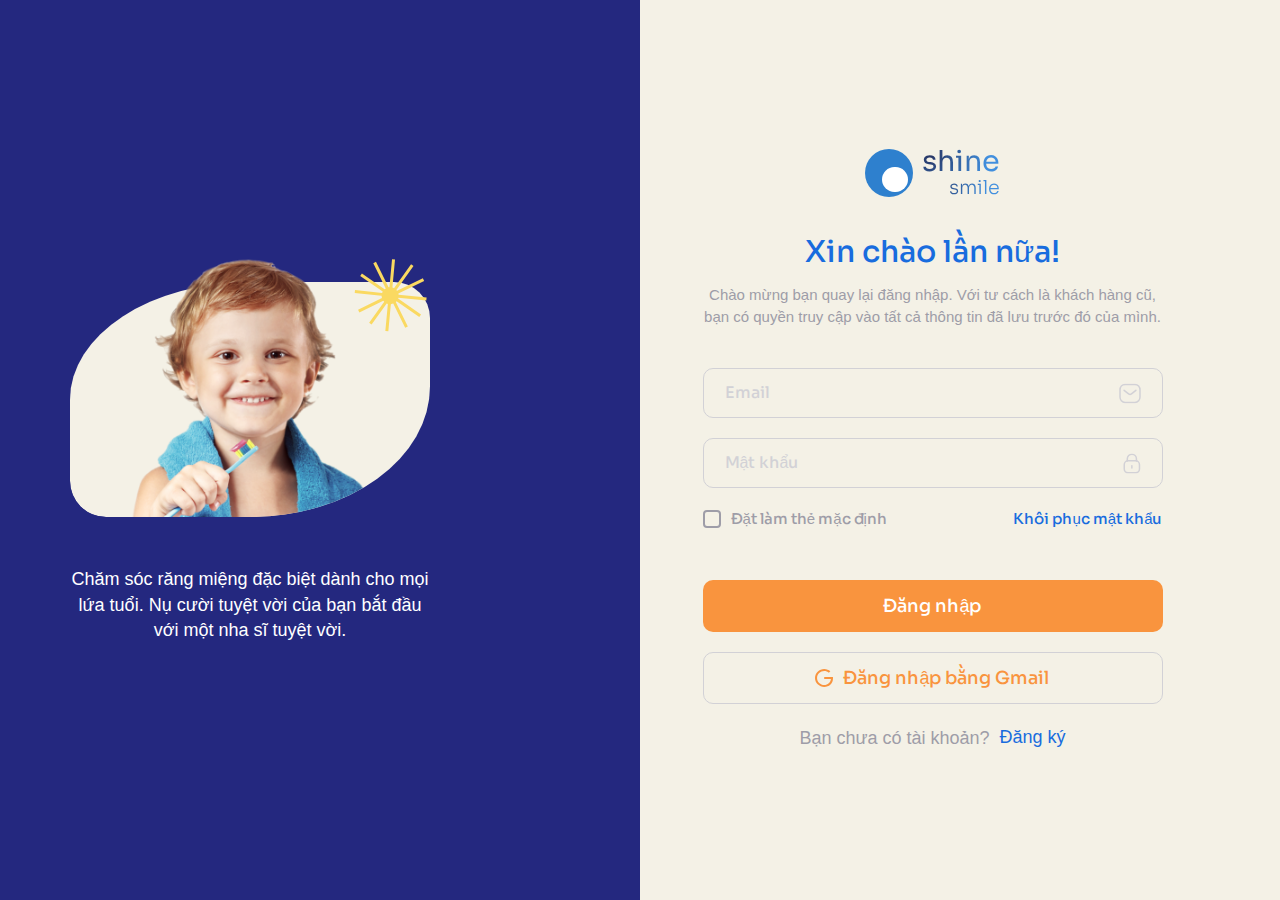
<file: signin.html>
<!DOCTYPE html>
<html lang="en">
    <head>
        <meta charset="UTF-8" />
        <meta name="viewport" content="width=device-width, initial-scale=1.0" />
        <title>Document</title>
        <!-- Reset Css -->
        <link rel="stylesheet" href="./assets/css/reset.css" />

        <!-- Embed font -->
        <link rel="preconnect" href="https://fonts.googleapis.com" />
        <link rel="preconnect" href="https://fonts.gstatic.com" crossorigin />
        <link
            href="https://fonts.googleapis.com/css2?family=Sora:wght@300;400;500;600;700;800&display=swap"
            rel="stylesheet"
        />

        <!-- Grid -->
        <link rel="stylesheet" href="./assets/css/grid.css" />

        <!-- Styles -->
        <link rel="stylesheet" href="./assets/css/styles.css" />
        <link rel="stylesheet" href="./assets/css/signup.css" />

        <!-- Responsive -->
        <link rel="stylesheet" href="./assets/css/responsive.css" />
    </head>
    <body>
        <!-- Sign Up -->
        <section class="signup">
            <div class="container">
                <div class="signup__inner">
                    <div class="row gy-md-4 gy-4 signup__row">
                        <div class="col-lg-4 col-md-12 col-12">
                            <div class="signup__media">
                                <figure class="signup__img-wrap">
                                    <img
                                        src="./assets/imgs/signin-img.png"
                                        alt=""
                                        class="signup__img"
                                    />
                                </figure>

                                <p class="signup__desc">
                                    Chăm sóc răng miệng đặc biệt dành cho mọi
                                    lứa tuổi. Nụ cười tuyệt vời của bạn bắt đầu
                                    với một nha sĩ tuyệt vời.
                                </p>
                            </div>
                        </div>

                        <div class="col-lg-6 offset-lg-2 col-md-12 col-12">
                            <div class="signup__content">
                                <!-- Logo -->
                                <a href="./">
                                    <div class="logo">
                                        <span class="logo__circle"></span>
                                        <span class="logo__text">
                                            <span class="logo__brand"
                                                >shine</span
                                            >
                                            <span
                                                class="logo__brand logo__brand--small"
                                            >
                                                smile
                                            </span>
                                        </span>
                                    </div>
                                </a>

                                <div class="signup-form">
                                    <span class="signup-form__heading">
                                        Xin chào lần nữa!</span
                                    >
                                    <p class="signup-form__desc">
                                        Chào mừng bạn quay lại đăng nhập. Với tư
                                        cách là khách hàng cũ, bạn có quyền truy
                                        cập vào tất cả thông tin đã lưu trước đó
                                        của mình.
                                    </p>

                                    <form action="" class="signup-form__form">
                                        <!-- Input 1 -->
                                        <div class="signup-form__wrapper">
                                            <input
                                                type="email"
                                                name=""
                                                id="useremail"
                                                class="signup-form__input signup-form__email"
                                                placeholder=" "
                                            />
                                            <label
                                                for="useremail"
                                                class="signup-form__floating-label"
                                            >
                                                <span class="label-text"
                                                    >Email</span
                                                >
                                                <svg
                                                    width="22"
                                                    height="20"
                                                    viewBox="0 0 22 20"
                                                    fill="none"
                                                    xmlns="http://www.w3.org/2000/svg"
                                                >
                                                    <path
                                                        d="M16.9024 6.85156L12.4591 10.4646C11.6196 11.1306 10.4384 11.1306 9.59895 10.4646L5.11816 6.85156"
                                                        stroke="currentColor"
                                                        stroke-width="1.5"
                                                        stroke-linecap="round"
                                                        stroke-linejoin="round"
                                                    />
                                                    <path
                                                        fill-rule="evenodd"
                                                        clip-rule="evenodd"
                                                        d="M15.9089 19C18.9502 19.0084 21 16.5095 21 13.4384V6.57001C21 3.49883 18.9502 1 15.9089 1H6.09114C3.04979 1 1 3.49883 1 6.57001V13.4384C1 16.5095 3.04979 19.0084 6.09114 19H15.9089Z"
                                                        stroke="currentColor"
                                                        stroke-width="1.5"
                                                        stroke-linecap="round"
                                                        stroke-linejoin="round"
                                                    />
                                                </svg>
                                            </label>
                                        </div>

                                        <!-- Input 2 -->
                                        <div class="signup-form__wrapper">
                                            <input
                                                type="password"
                                                name=""
                                                id="userpassword"
                                                class="signup-form__input signup-form__password"
                                                placeholder=" "
                                            />
                                            <label
                                                for="userpassword"
                                                class="signup-form__floating-label"
                                            >
                                                <span class="label-text"
                                                    >Mật khẩu</span
                                                >
                                                <svg
                                                    width="18"
                                                    height="20"
                                                    viewBox="0 0 18 20"
                                                    fill="none"
                                                    xmlns="http://www.w3.org/2000/svg"
                                                >
                                                    <path
                                                        d="M13.4228 7.44804V5.30104C13.4228 2.78804 11.3848 0.750045 8.87176 0.750045C6.35876 0.739045 4.31276 2.76704 4.30176 5.28104V5.30104V7.44804"
                                                        stroke="currentColor"
                                                        stroke-width="1.5"
                                                        stroke-linecap="round"
                                                        stroke-linejoin="round"
                                                    />
                                                    <path
                                                        fill-rule="evenodd"
                                                        clip-rule="evenodd"
                                                        d="M12.683 19.2498H5.042C2.948 19.2498 1.25 17.5528 1.25 15.4578V11.1688C1.25 9.07383 2.948 7.37683 5.042 7.37683H12.683C14.777 7.37683 16.475 9.07383 16.475 11.1688V15.4578C16.475 17.5528 14.777 19.2498 12.683 19.2498Z"
                                                        stroke="currentColor"
                                                        stroke-width="1.5"
                                                        stroke-linecap="round"
                                                        stroke-linejoin="round"
                                                    />
                                                    <path
                                                        d="M8.8623 12.2031V14.4241"
                                                        stroke="currentColor"
                                                        stroke-width="1.5"
                                                        stroke-linecap="round"
                                                        stroke-linejoin="round"
                                                    />
                                                </svg>
                                            </label>
                                        </div>

                                        <div class="signup-form__recovery-pw">
                                            <div class="checkbox-wrap">
                                                <input
                                                    type="checkbox"
                                                    name=""
                                                    id="checkbox"
                                                    class="signup-form__checkbox"
                                                    hidden
                                                />
                                                <label
                                                    for="checkbox"
                                                    class="checkbox-label"
                                                    >Đặt làm thẻ mặc định</label
                                                >
                                            </div>

                                            <a
                                                href="#!"
                                                class="signup-form__recovery"
                                            >
                                                Khôi phục mật khẩu
                                            </a>
                                        </div>

                                        <button
                                            class="btn-cm signup-form__submit"
                                        >
                                            Đăng nhập
                                        </button>

                                        <a
                                            href="#!"
                                            class="btn-cm signup-form__btn"
                                        >
                                            <svg
                                                width="18"
                                                height="18"
                                                viewBox="0 0 18 18"
                                                fill="none"
                                                xmlns="http://www.w3.org/2000/svg"
                                            >
                                                <path
                                                    d="M9.20455 8.01826H17.9315C17.9765 8.40414 18 8.80004 18 9.20497C18 11.9452 16.9977 14.2525 15.2611 15.82C13.7424 17.1942 11.6632 18 9.18409 18C7.97795 18.0005 6.78353 17.7681 5.66909 17.316C4.55465 16.864 3.54204 16.2011 2.68912 15.3653C1.83621 14.5296 1.15971 13.5373 0.698297 12.4452C0.236883 11.353 -0.000402329 10.1825 9.12012e-07 9.0005C-0.000536741 7.81839 0.23665 6.64776 0.698003 5.55554C1.15936 4.46331 1.83583 3.47089 2.68876 2.63501C3.54169 1.79913 4.55435 1.13618 5.66886 0.68405C6.78336 0.231919 7.97787 -0.000526011 9.18409 8.93781e-07C11.6591 8.93781e-07 13.7383 0.892033 15.3286 2.34434L13.8334 3.80868C12.6491 2.68712 11.0485 2.00457 9.20455 2.00457C8.2644 2.00457 7.33346 2.18604 6.46488 2.53863C5.5963 2.89121 4.80709 3.40801 4.1423 4.0595C3.47752 4.71099 2.95019 5.48443 2.59041 6.33565C2.23063 7.18686 2.04546 8.0992 2.04546 9.02055C2.04546 9.9419 2.23063 10.8542 2.59041 11.7054C2.95019 12.5567 3.47752 13.3301 4.1423 13.9816C4.80709 14.6331 5.5963 15.1499 6.46488 15.5025C7.33346 15.8551 8.2644 16.0365 9.20455 16.0365C12.8107 16.0365 15.4882 13.4226 15.931 10.0228H9.20455V8.01826Z"
                                                    fill="currentColor"
                                                />
                                            </svg>
                                            Đăng nhập bằng Gmail
                                        </a>

                                        <p class="signup-form__cta">
                                            Bạn chưa có tài khoản?
                                            <a
                                                href="signup.html"
                                                class="signup-form__cta-link"
                                            >
                                                Đăng ký</a
                                            >
                                        </p>
                                    </form>
                                </div>
                            </div>
                        </div>
                    </div>
                </div>
            </div>
        </section>
    </body>
</html>
</file>
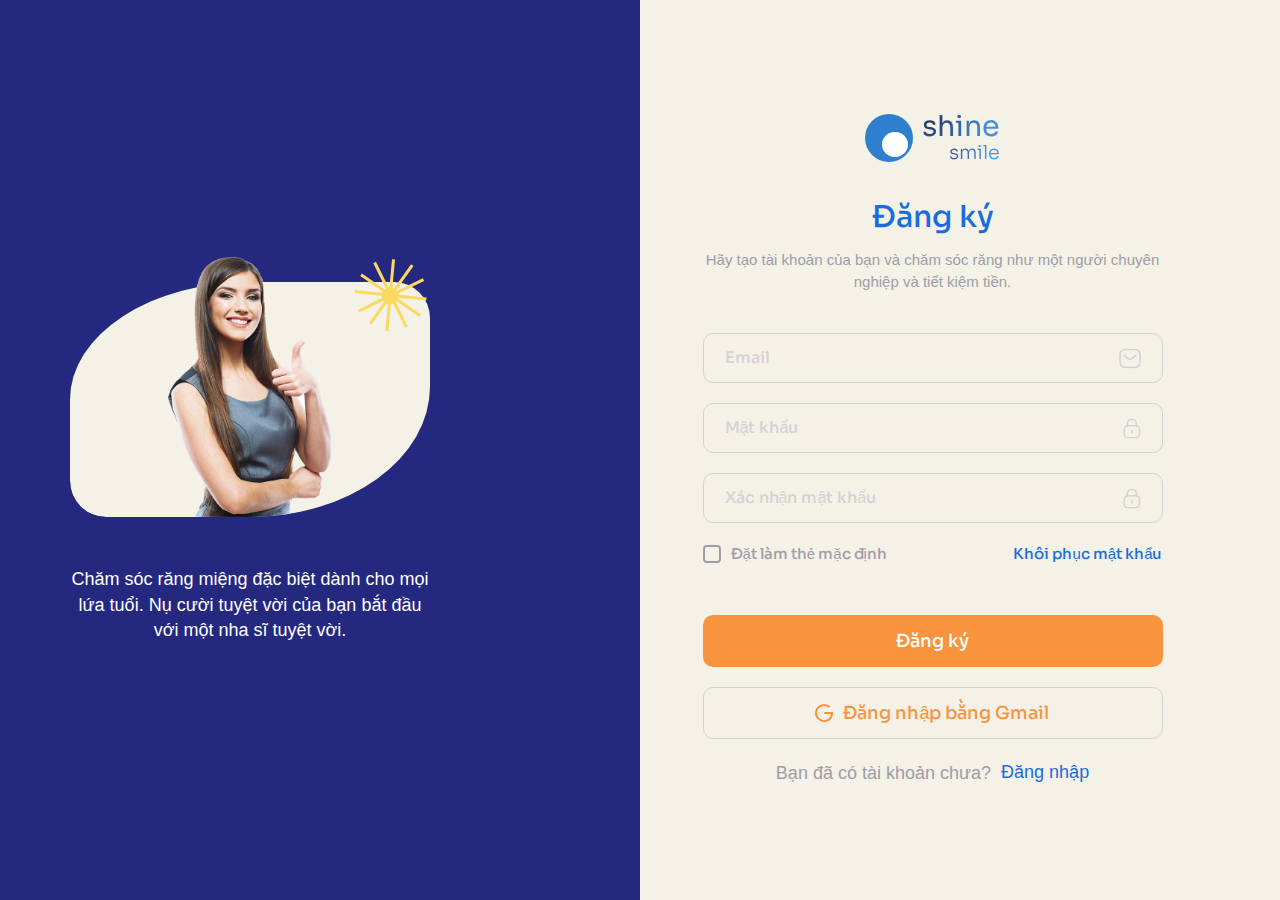
<file: signup.html>
<!DOCTYPE html>
<html lang="en">
    <head>
        <meta charset="UTF-8" />
        <meta name="viewport" content="width=device-width, initial-scale=1.0" />
        <title>Document</title>
        <!-- Reset Css -->
        <link rel="stylesheet" href="./assets/css/reset.css" />

        <!-- Embed font -->
        <link rel="preconnect" href="https://fonts.googleapis.com" />
        <link rel="preconnect" href="https://fonts.gstatic.com" crossorigin />
        <link
            href="https://fonts.googleapis.com/css2?family=Sora:wght@300;400;500;600;700;800&display=swap"
            rel="stylesheet"
        />

        <!-- Grid -->
        <link rel="stylesheet" href="./assets/css/grid.css" />

        <!-- Styles -->
        <link rel="stylesheet" href="./assets/css/styles.css" />
        <link rel="stylesheet" href="./assets/css/signup.css" />

        <!-- Responsive -->
        <link rel="stylesheet" href="./assets/css/responsive.css" />
    </head>
    <body>
        <!-- Sign Up -->
        <section class="signup">
            <div class="container">
                <div class="signup__inner">
                    <div class="row gy-md-4 gy-4 signup__row">
                        <div class="col-lg-4 col-md-12 col-12">
                            <div class="signup__media">
                                <figure class="signup__img-wrap">
                                    <img
                                        src="./assets/imgs/signup-img.png"
                                        alt=""
                                        class="signup__img"
                                    />
                                </figure>

                                <p class="signup__desc">
                                    Chăm sóc răng miệng đặc biệt dành cho mọi
                                    lứa tuổi. Nụ cười tuyệt vời của bạn bắt đầu
                                    với một nha sĩ tuyệt vời.
                                </p>
                            </div>
                        </div>

                        <div class="col-lg-6 offset-lg-2 col-md-12 col-12">
                            <div class="signup__content">
                                <!-- Logo -->
                                <a href="./">
                                    <div class="logo">
                                        <span class="logo__circle"></span>
                                        <span class="logo__text">
                                            <span class="logo__brand"
                                                >shine</span
                                            >
                                            <span
                                                class="logo__brand logo__brand--small"
                                            >
                                                smile
                                            </span>
                                        </span>
                                    </div>
                                </a>

                                <div class="signup-form">
                                    <span class="signup-form__heading"
                                        >Đăng ký</span
                                    >
                                    <p class="signup-form__desc">
                                        Hãy tạo tài khoản của bạn và chăm sóc
                                        răng như một người chuyên nghiệp và tiết
                                        kiệm tiền.
                                    </p>

                                    <form action="" class="signup-form__form">
                                        <!-- Input 1 -->
                                        <div class="signup-form__wrapper">
                                            <input
                                                type="email"
                                                name=""
                                                id="useremail"
                                                class="signup-form__input signup-form__email"
                                                placeholder=" "
                                            />
                                            <label
                                                for="useremail"
                                                class="signup-form__floating-label"
                                            >
                                                <span class="label-text"
                                                    >Email</span
                                                >
                                                <svg
                                                    width="22"
                                                    height="20"
                                                    viewBox="0 0 22 20"
                                                    fill="none"
                                                    xmlns="http://www.w3.org/2000/svg"
                                                >
                                                    <path
                                                        d="M16.9024 6.85156L12.4591 10.4646C11.6196 11.1306 10.4384 11.1306 9.59895 10.4646L5.11816 6.85156"
                                                        stroke="currentColor"
                                                        stroke-width="1.5"
                                                        stroke-linecap="round"
                                                        stroke-linejoin="round"
                                                    />
                                                    <path
                                                        fill-rule="evenodd"
                                                        clip-rule="evenodd"
                                                        d="M15.9089 19C18.9502 19.0084 21 16.5095 21 13.4384V6.57001C21 3.49883 18.9502 1 15.9089 1H6.09114C3.04979 1 1 3.49883 1 6.57001V13.4384C1 16.5095 3.04979 19.0084 6.09114 19H15.9089Z"
                                                        stroke="currentColor"
                                                        stroke-width="1.5"
                                                        stroke-linecap="round"
                                                        stroke-linejoin="round"
                                                    />
                                                </svg>
                                            </label>
                                        </div>

                                        <!-- Input 2 -->
                                        <div class="signup-form__wrapper">
                                            <input
                                                type="password"
                                                name=""
                                                id="userpassword"
                                                class="signup-form__input signup-form__password"
                                                placeholder=" "
                                            />
                                            <label
                                                for="userpassword"
                                                class="signup-form__floating-label"
                                            >
                                                <span class="label-text"
                                                    >Mật khẩu</span
                                                >
                                                <svg
                                                    width="18"
                                                    height="20"
                                                    viewBox="0 0 18 20"
                                                    fill="none"
                                                    xmlns="http://www.w3.org/2000/svg"
                                                >
                                                    <path
                                                        d="M13.4228 7.44804V5.30104C13.4228 2.78804 11.3848 0.750045 8.87176 0.750045C6.35876 0.739045 4.31276 2.76704 4.30176 5.28104V5.30104V7.44804"
                                                        stroke="currentColor"
                                                        stroke-width="1.5"
                                                        stroke-linecap="round"
                                                        stroke-linejoin="round"
                                                    />
                                                    <path
                                                        fill-rule="evenodd"
                                                        clip-rule="evenodd"
                                                        d="M12.683 19.2498H5.042C2.948 19.2498 1.25 17.5528 1.25 15.4578V11.1688C1.25 9.07383 2.948 7.37683 5.042 7.37683H12.683C14.777 7.37683 16.475 9.07383 16.475 11.1688V15.4578C16.475 17.5528 14.777 19.2498 12.683 19.2498Z"
                                                        stroke="currentColor"
                                                        stroke-width="1.5"
                                                        stroke-linecap="round"
                                                        stroke-linejoin="round"
                                                    />
                                                    <path
                                                        d="M8.8623 12.2031V14.4241"
                                                        stroke="currentColor"
                                                        stroke-width="1.5"
                                                        stroke-linecap="round"
                                                        stroke-linejoin="round"
                                                    />
                                                </svg>
                                            </label>
                                        </div>

                                        <!-- Input 3 -->
                                        <div class="signup-form__wrapper">
                                            <input
                                                type="password"
                                                name=""
                                                id="userrecoverypw"
                                                class="signup-form__input signup-form__pw-recovery"
                                                placeholder=" "
                                            />
                                            <label
                                                for="userrecoverypw"
                                                class="signup-form__floating-label"
                                            >
                                                <span class="label-text"
                                                    >Xác nhận mật khẩu</span
                                                >
                                                <svg
                                                    width="18"
                                                    height="20"
                                                    viewBox="0 0 18 20"
                                                    fill="none"
                                                    xmlns="http://www.w3.org/2000/svg"
                                                >
                                                    <path
                                                        d="M13.4228 7.44804V5.30104C13.4228 2.78804 11.3848 0.750045 8.87176 0.750045C6.35876 0.739045 4.31276 2.76704 4.30176 5.28104V5.30104V7.44804"
                                                        stroke="currentColor"
                                                        stroke-width="1.5"
                                                        stroke-linecap="round"
                                                        stroke-linejoin="round"
                                                    />
                                                    <path
                                                        fill-rule="evenodd"
                                                        clip-rule="evenodd"
                                                        d="M12.683 19.2498H5.042C2.948 19.2498 1.25 17.5528 1.25 15.4578V11.1688C1.25 9.07383 2.948 7.37683 5.042 7.37683H12.683C14.777 7.37683 16.475 9.07383 16.475 11.1688V15.4578C16.475 17.5528 14.777 19.2498 12.683 19.2498Z"
                                                        stroke="currentColor"
                                                        stroke-width="1.5"
                                                        stroke-linecap="round"
                                                        stroke-linejoin="round"
                                                    />
                                                    <path
                                                        d="M8.8623 12.2031V14.4241"
                                                        stroke="currentColor"
                                                        stroke-width="1.5"
                                                        stroke-linecap="round"
                                                        stroke-linejoin="round"
                                                    />
                                                </svg>
                                            </label>
                                        </div>

                                        <div class="signup-form__recovery-pw">
                                            <div class="checkbox-wrap">
                                                <input
                                                    type="checkbox"
                                                    name=""
                                                    id="checkbox"
                                                    class="signup-form__checkbox"
                                                    hidden
                                                />
                                                <label
                                                    for="checkbox"
                                                    class="checkbox-label"
                                                    >Đặt làm thẻ mặc định</label
                                                >
                                            </div>

                                            <a
                                                href="#!"
                                                class="signup-form__recovery"
                                            >
                                                Khôi phục mật khẩu
                                            </a>
                                        </div>

                                        <button
                                            class="btn-cm signup-form__submit"
                                        >
                                            Đăng ký
                                        </button>

                                        <a
                                            href="#!"
                                            class="btn-cm signup-form__btn"
                                        >
                                            <svg
                                                width="18"
                                                height="18"
                                                viewBox="0 0 18 18"
                                                fill="none"
                                                xmlns="http://www.w3.org/2000/svg"
                                            >
                                                <path
                                                    d="M9.20455 8.01826H17.9315C17.9765 8.40414 18 8.80004 18 9.20497C18 11.9452 16.9977 14.2525 15.2611 15.82C13.7424 17.1942 11.6632 18 9.18409 18C7.97795 18.0005 6.78353 17.7681 5.66909 17.316C4.55465 16.864 3.54204 16.2011 2.68912 15.3653C1.83621 14.5296 1.15971 13.5373 0.698297 12.4452C0.236883 11.353 -0.000402329 10.1825 9.12012e-07 9.0005C-0.000536741 7.81839 0.23665 6.64776 0.698003 5.55554C1.15936 4.46331 1.83583 3.47089 2.68876 2.63501C3.54169 1.79913 4.55435 1.13618 5.66886 0.68405C6.78336 0.231919 7.97787 -0.000526011 9.18409 8.93781e-07C11.6591 8.93781e-07 13.7383 0.892033 15.3286 2.34434L13.8334 3.80868C12.6491 2.68712 11.0485 2.00457 9.20455 2.00457C8.2644 2.00457 7.33346 2.18604 6.46488 2.53863C5.5963 2.89121 4.80709 3.40801 4.1423 4.0595C3.47752 4.71099 2.95019 5.48443 2.59041 6.33565C2.23063 7.18686 2.04546 8.0992 2.04546 9.02055C2.04546 9.9419 2.23063 10.8542 2.59041 11.7054C2.95019 12.5567 3.47752 13.3301 4.1423 13.9816C4.80709 14.6331 5.5963 15.1499 6.46488 15.5025C7.33346 15.8551 8.2644 16.0365 9.20455 16.0365C12.8107 16.0365 15.4882 13.4226 15.931 10.0228H9.20455V8.01826Z"
                                                    fill="currentColor"
                                                />
                                            </svg>
                                            Đăng nhập bằng Gmail
                                        </a>

                                        <p class="signup-form__cta">
                                            Bạn đã có tài khoản chưa?
                                            <a
                                                href="signin.html"
                                                class="signup-form__cta-link"
                                            >
                                                Đăng nhập</a
                                            >
                                        </p>
                                    </form>
                                </div>
                            </div>
                        </div>
                    </div>
                </div>
            </div>
        </section>
    </body>
</html>
</file>
<file: assets/css/about.css>
.wrapper {
    max-width: 960px;
    margin: 0 auto;
}
.main-content {
    display: flex;
    padding-top: 4rem;
}
.content {
    flex-basis: 60%;
}
.content2 {
    flex-basis: 60%;
    padding-left: 50px;
}
.sidebar {
    flex-basis: 40%;
}
.img {
    width: 60rem;
    height: 68rem;
}
.img2 {
    width: 400px;
    height: 366px;
}
.p-content {
    color: black;
    font-family: Poppins;
    font-size: 1.7rem;
    font-style: normal;
    font-weight: 500;
    line-height: 3rem; /* 187.5% */
    width: 550px;
    padding-top: 1rem;
}
.container {
    display: flex;
}
.style {
    display: flex;
}
.container-style {
    padding-top: 20px;
}
h1 {
    color: cornflowerblue;
    font-family: Poppins;
    font-size: 2rem;
    font-style: normal;
    font-weight: 900;
    line-height: 3.875rem;
    width: 55rem;
}
.h1-style {
    color: cornflowerblue;
    font-family: Poppins;
    font-size: 2rem;
    font-style: normal;
    width: 100rem;
}
h2 {
    color: cornflowerblue;
    font-family: Poppins;
    font-size: 2rem;
    font-style: normal;
    font-weight: 900;
    line-height: 3.875rem;
    width: 50rem;
}
h4 {
    color: chartreuse;
    font-family: Poppins;
    font-size: 2rem;
    font-style: normal;
    font-weight: 900;
    line-height: 3.875rem;
    width: 50rem;
}
.p-style {
    color: black;
    font-size: 1.7rem;
    font-family: Poppins;
    font-weight: 500;
    line-height: 18px;
    word-wrap: break-word;
    padding-top: 30px;
    width: 30rem;
}
.p-style3 {
    color: black;
    font-size: 1.55rem;
    font-family: Poppins;
    font-weight: 500;
    line-height: 25px;
    word-wrap: break-word;
    padding-top: 30px;
    width: 250px;
}
.p-style-content {
    color: deepskyblue;
    font-size: 1.7rem;
    font-family: Poppins;
    font-size: 3rem;
    font-weight: 500;
    line-height: 18px;
    word-wrap: break-word;
    padding-top: 30px;
    width: 18rem;
}
.p-style1 {
    color: black;
    font-size: 1.55rem;
    font-family: Poppins;
    font-weight: 500;
    line-height: 25px;
    word-wrap: break-word;
    padding-top: 30px;
    padding-left: 30px;
    width: 250px;
}
table {
    border: 1px solid blue;
    border-collapse: collapse;
    width: 100%;
    line-height: 40px;
}
td {
    border: 1px solid blue;
    text-align: center;
    color: black;
    font-family: Poppins;
    font-size: 1.7rem;
}
th {
    border: 1px solid blue;
    text-align: center;
    font-size: 1.7rem;;
    font-family: Poppins;
    background-color: blue;
    color: white;
}
li {
    color: black;
    font-family: Poppins;
    font-size: 1.7rem;
}
/* Iphone 12 Pro */
@media screen and (max-width: 390px) {
    .main-content {
        display: block;
        padding-top: 4rem;
    }
    .p-content {
        color: black;
        font-family: Poppins;
        font-size: 2rem;
        font-style: normal;
        font-weight: 500;
        line-height: 3rem; /* 187.5% */
        width: 100%;
        padding-top: 1.5rem;
    }
    .h1-style {
        color: cornflowerblue;
        font-family: Poppins;
        font-size: 2.5rem;
        font-style: normal;
        width: 100%;
    }
    h1 {
        color: cornflowerblue;
        font-family: Poppins;
        font-size: 2.5rem;
        font-style: normal;
        font-weight: 900;
        line-height: 3.875rem;
        width: 100%;
    }
    .style {
        display: block;
    }
    .p-style {
        color: black;
        font-size: 2.5rem;
        font-family: Poppins;
        font-weight: 500;
        line-height: 18px;
        word-wrap: break-word;
        padding-top: 30px;
        width: 30rem;
    }
    .p-style1 {
        color: black;
        font-size: 1.9rem;
        font-family: Poppins;
        font-weight: 500;
        line-height: 25px;
        word-wrap: break-word;
        padding-top: 30px;
        padding-left: 0;
        width: 30rem;
    }
    .p-style3 {
        color: black;
        font-size: 1.9rem;
        font-family: Poppins;
        font-weight: 500;
        line-height: 25px;
        word-wrap: break-word;
        padding-top: 30px;
        width: 30rem;
    }
    .img2 {
        width: 100%;
        height: 366px;
    }
    li {
        font-family: Poppins;
        color: black;
        font-size: 2.2rem;
    }
}
/* Ipad Mini */
@media screen and (max-width: 768px) {
    .main-content {
        display: block;
        padding-top: 4rem;
    }
    .p-content {
        color: black;
        font-family: Poppins;
        font-size: 2.2rem;
        font-style: normal;
        font-weight: 500;
        line-height: 3rem; /* 187.5% */
        width: 100%;
        padding-top: 1.5rem;
    }
    .h1-style {
        color: cornflowerblue;
        font-family: Poppins;
        font-size: 2.5rem;
        font-style: normal;
        width: 100%;
    }
    h1 {
        color: cornflowerblue;
        font-family: Poppins;
        font-size: 2.5rem;
        font-style: normal;
        font-weight: 900;
        line-height: 3.875rem;
        width: 100%;
    }
    .style {
        display: block;
    }
    .p-style {
        color: black;
        font-size: 2.5rem;
        font-family: Poppins;
        font-weight: 500;
        line-height: 18px;
        word-wrap: break-word;
        padding-top: 30px;
        width: 30rem;
    }
    .p-style1 {
        color: black;
        font-size: 1.9rem;
        font-family: Poppins;
        font-weight: 500;
        line-height: 25px;
        word-wrap: break-word;
        padding-top: 30px;
        padding-left: 60px;
        width: 30rem;
    }
    .p-style3 {
        color: black;
        font-size: 1.9rem;
        font-family: Poppins;
        font-weight: 500;
        line-height: 25px;
        word-wrap: break-word;
        padding-top: 30px;
        padding-left: 60px;
        width: 30rem;
    }
    .img2 {
        width: 100%;
        height: 366px;
    }
    li {
        font-family: Poppins;
        color: black;
        font-size: 2.2rem;
    }
}
</file>
<file: assets/css/styles.css>
*,
::before,
::after {
    box-sizing: border-box;
}

:root {
    --bg-linear: linear-gradient(43deg, #fad961 0%, #f76b1c 100%);
    --bg-light: #f6fbff;
    --text-radial-gradient: radial-gradient(
        circle farthest-corner at 10% 20%,
        rgba(38, 51, 97, 1) 0%,
        rgba(65, 143, 222, 1) 79%
    );
    --decor-color: #fad961;
    --color-bg-primary: #24287f;
    --primary-color: #f9943e;
    --card-color: #f4f1e6;
    --card-color-nd: #eeeefa;
    --card-color-th: #edf8fa;
    --box-shadow-color: rgb(249, 148, 62, 0.2);
    --text-primary-color: #186cde;
}

html {
    font-size: 62.5%;
}

body {
    font-size: 1.6rem;
    font-family: "Sora", sans-serif;
}

/* ========== Animation ========== */
@keyframes fade-right {
    from {
        transform: translateX(200%);
        opacity: 0;
    }
    to {
        transform: translateX(0);
        opacity: 1;
    }
}

@keyframes fade-left {
    from {
        transform: translateX(-200%);
        opacity: 0;
    }
    to {
        transform: translateX(0);
        opacity: 1;
    }
}

/* ========== Common ========== */
a {
    text-decoration: none;
}

p,
blockquote {
    font-family: "Roboto", sans-serif;
}

button,
textarea,
input,
select {
    font-family: inherit;
    font-size: inherit;
}

.btn {
    --height: 58px;

    position: relative;
    display: inline-flex;
    align-items: center;
    justify-content: center;
    min-width: 150px;
    height: var(--height);
    background-image: var(--bg-linear);
    background-repeat: no-repeat;
    border: 1px solid var(--primary-color);
    border-radius: 99px;
    color: #fff;
    font-size: 1.6rem;
    font-weight: 600;
    padding: 0 16px;
    overflow: hidden;
    transition: color, background-color, transform, box-shadow, 0.35s;
}

.btn::after {
    position: absolute;
    content: "";
    z-index: -1;
    color: var(--color-control);
    top: 0;
    right: 0;
    bottom: 0;
    background-image: radial-gradient(
        circle 400px at 6.8% 8.3%,
        rgba(255, 244, 169, 1) 0%,
        rgba(255, 244, 234, 1) 100.2%
    );
    width: 0;
    transition: width 0.35s ease-in-out;
}

.text-effect {
    position: absolute;
}

.text-effect::after {
    position: absolute;
    content: attr(data-text);
    display: flex;
    justify-content: flex-end;
    top: 0;
    right: 0;
    color: transparent;
    background-image: radial-gradient(
        circle farthest-corner at 10% 20%,
        rgba(38, 51, 97, 1) 0%,
        rgba(65, 143, 222, 1) 79%
    );
    -webkit-background-clip: text;
    white-space: nowrap;
    overflow: hidden;
    width: 0;
    transition: width 0.35s ease-in-out;
}

.btn:hover .text-effect::after {
    width: 100%;
    justify-content: flex-start;
    left: 0;
}

.btn:hover::after {
    width: 100%;
    left: 0;
}

.btn:hover {
    border: 1px solid var(--decor-color);
    transform: translateY(-6px);
    box-shadow: 0 10px 20px var(--box-shadow-color);
}

.btn-exclusive {
    --height: 58px;

    position: relative;
    display: inline-flex;
    align-items: center;
    justify-content: center;
    min-width: 150px;
    height: var(--height);
    background-color: transparent;
    border: 4px solid var(--primary-color);
    border-radius: 99px;
    color: var(--primary-color);
    text-align: center;
    font-size: 1.6rem;
    font-weight: 600;
    padding: 0 16px;
    overflow: hidden;
    transition: color, background, transform, box-shadow, 0.35s;
}

.btn-exclusive:hover {
    transform: translateY(-6px);
    color: #fff;
    border-color: transparent;
}

.btn-exclusive::after {
    z-index: -1;
    position: absolute;
    content: "";
    top: 50%;
    left: 50%;
    width: 0;
    height: 800%;
    translate: -50% -50%;
    rotate: -60deg;
    transition: all 0.35s ease-out;
}

.btn-exclusive:hover::after {
    width: 100%;
    background-image: var(--bg-linear);
    rotate: -90deg;
}

.section-heading {
    color: var(--text-primary-color);
    font-size: 5rem;
    font-weight: 600;
    line-height: 1.2; /* 120% */
    letter-spacing: -1px;
}

.section-desc {
    margin-top: 20px;
    color: var(--text-primary-color);
    text-align: center;
    font-size: 1.8rem;
    font-weight: 300;
    line-height: 1.67; /* 166.667% */
}

/* ========== Header ========== */
.header {
    background-color: #24287f;
}

.header.fixed {
    position: sticky;
    top: -22px;
    left: 0;
    z-index: 4;
}

.header::after {
    position: absolute;
    content: "";
    height: 1px;
    background: linear-gradient(
        90deg,
        rgba(212, 212, 212, 0) 0%,
        #dddcdc 20%,
        rgba(212, 212, 212, 0) 99.68%
    );
    bottom: 0;
    right: 0;
    left: 0;
}

.logo {
    position: relative;
    display: inline-flex;
    font-size: 1rem;
}

.logo__circle::before,
.logo__circle::after {
    content: "";
    display: inline-block;
    border-radius: 50%;
}

.logo__circle::before {
    width: 3em;
    height: 3em;
    background-color: #2e80ce;
}

.logo__circle::after {
    position: absolute;
    top: 1.1em;
    left: 1.1em;
    width: 1.6em;
    height: 1.6em;
    background-color: #fff;
}

.logo__text {
    color: #fff;
    margin-left: 0.6em;
    text-align: right;
    line-height: 1.6em;
}

.logo__brand {
    display: block;
    color: #fff;
    font-family: Sora, sans-serif;
    font-size: 1.8em;
    font-weight: 400;
}

.logo__brand--small {
    color: #fff;
    font-size: 1.2em;
    font-weight: 300;
}

.header__inner {
    padding: 30px 0 8px;
    display: flex;
    align-items: center;
    justify-content: space-between;
    width: 1330px;
    max-width: calc(100% - 48px);
    margin-left: auto;
    margin-right: auto;
}

.navbar {
    margin-left: auto;
}

.navbar__list {
    display: flex;
}

.header-action {
    display: flex;
    align-items: center;
    column-gap: 12px;
}

.header-action__phone,
.navbar__link {
    padding: 8px 22px;
    color: #fff;
    font-size: 1.8rem;
    font-weight: 400;
    line-height: 1.75; /* 175% */
    transition: color, text-shadow, 0.35s;
}

.header-action__phone {
    display: flex;
    align-items: center;
    column-gap: 8px;
    padding: 8px 12px;
    color: transparent;
    font-weight: 500;
    background-color: #fad961;
    -webkit-background-clip: text;
    background-image: var(--bg-linear);
}

.header-action__phone:hover {
    text-shadow: 1px 0 0 var(--primary-color);
    color: transparent;
}

.header-action__icon-wrap {
    position: relative;
    display: flex;
    align-items: center;
    justify-content: center;
    color: #fff;
    background-color: #54d7ab;
    width: 32px;
    height: 32px;
    border-radius: 50%;
}

.header-action__icon-wrap::before {
    content: "";
    position: absolute;
    width: calc(100% + 10px);
    height: calc(100% + 10px);
    border: 1px solid #54d7ab;
    border-radius: 50%;
}

.header-action__icon-wrap::after {
    content: "";
    position: absolute;
    width: calc(100% + 10px);
    height: calc(100% + 10px);
    border: 1px solid #54d7ab;
    border-radius: 50%;
}

.header-action__phone:hover .header-action__icon-wrap::before {
    animation: phoneEffect 1.5s infinite;
}

.header-action__phone:hover .header-action__icon-wrap::after {
    animation: phoneEffect 1.5s infinite 0.4s;
}

@keyframes phoneEffect {
    0% {
        transform: scale(0.5);
        opacity: 0;
    }
    50% {
        transform: scale(1);
        opacity: 1;
    }
    100% {
        transform: scale(1.4);
        opacity: 0;
    }
}

.navbar__link:hover {
    text-shadow: 1px 0 0 var(--primary-color);
    color: var(--primary-color);
}

.header-action__signup {
    --height: 52px;

    max-width: 113px;
    display: inline-flex;
    align-items: center;
    justify-content: center;
}

.header-action__phone:hover .header-action__icon {
    animation: wiggle 0.1s infinite alternate;
}

@keyframes wiggle {
    from {
        rotate: -20deg;
    }
    top {
        rotare: 20deg;
    }
}

/* ========== Review ========== */
.review {
    margin: 100px 0;
}

.review__carousel [data-bs-target] {
    background-color: var(--primary-color);
    margin-bottom: 0;
}

.review__content {
    align-items: center;
}

.review__media {
    position: relative;
    height: 427px;
    border-radius: 0 0 999px 999px;
}

.review__media::after {
    position: absolute;
    left: 0;
    bottom: 0;
    right: 0;
    height: 90%;
    border-radius: 999px;
    background-color: var(--card-color);
    content: "";
}

.carousel-item:nth-child(2) .review__media::after {
    background-color: var(--card-color-nd);
}

.carousel-item:nth-child(3) .review__media::after {
    background-color: var(--card-color-th);
}

.review__img {
    position: relative;
    z-index: 1;
    border-radius: inherit;
    height: 100%;
    object-fit: cover;
}

.review__desc {
    text-align: left;
}

.review__name {
    display: flex;
    align-items: center;
    column-gap: 8px;
    margin-top: 34px;
    color: var(--primary-color);
    font-size: 1.8rem;
    font-weight: 600;
}

.review__name::before {
    position: relative;
    display: inline-block;
    content: "";
    width: 20px;
    height: 2px;
    background-color: var(--primary-color);
    border-radius: 1px;
}

.review__control-next,
.review__control-prev {
    opacity: 0;
}

.review__control-prev:hover,
.review__control-next:hover {
    opacity: 0;
}

/* ========== Hero ========== */
.hero {
    position: relative;
    padding: 60px 0 0;
    background-color: #24287f;
    overflow: hidden;
    /* background-image: url(../icons/hero-decor.svg); */
    background-image: url(../imgs/hero-img-05.jpeg);
    background-size: contain;
    background-repeat: no-repeat;
    background-position-x: 100%;
    /* background-position-y: 10%; */
}
/* 
.hero::after {
    position: absolute;
    content: url(../icons/hero-decor-02.svg);
    bottom: -7px;
    right: 94px;
} */

.hero__row {
    align-items: flex-end;
}

.hero__col-nd {
    align-self: flex-start;
    animation: fade-left ease-out 0.8s;
}

.hero__content {
    position: relative;
    z-index: 1;
}

.hero-decor__img {
    display: block;
}

.hero__media {
    animation: fade-right ease-out 0.8s;
}

.hero__img-wrap {
    position: relative;
    /* background-image: url(../icons/hero-decor.svg);
    background-repeat: no-repeat;
    background-position: 48% 50%; */
}

.hero__decor-wrap {
    position: absolute;
    top: -10%;
    right: 0;
    color: #fad961;
}

.hero__img {
    position: relative;
    width: 100%;
    z-index: 1;
    display: block;
}

.hero__img:nth-child(2) {
    margin-top: 77px;
}

.hero__heading {
    color: #fff;
    font-size: 6rem;
    font-weight: 600;
    line-height: 1.14; /* 114.286% */
    letter-spacing: -1.4px;
}

.hero__desc {
    margin-top: 22px;
    color: #fff;
    font-size: 1.8rem;
    font-weight: 300;
    line-height: 1.67; /* 166.667% */
}

.hero-cta {
    margin-top: 38px;
    display: flex;
    align-items: center;
    column-gap: 30px;
}

.hero-cta__btn {
    color: #fff;
    font-size: 18px;
    min-width: 205px;
}

.hero-cta__email-link {
    display: flex;
    align-items: center;
    column-gap: 12px;
}

.hero-cta__email-link:hover {
    filter: drop-shadow(0 10px 10px var(--box-shadow-color));
}

.hero-cta__email-link:hover .hero-cta__icon-wrap {
    background-image: var(--bg-linear);
    border: var(--primary-color);
}

.hero-cta__email-link:hover .hero-cta__icon {
    animation: float 0.3s infinite alternate;
}

.hero-cta__icon-wrap {
    display: flex;
    align-items: center;
    justify-content: center;
    width: 46px;
    height: 46px;
    border-radius: 50%;
    border: 1px solid #fff;
    background: transparent;
    transition: background-image, border, 0.35s;
}

@keyframes float {
    from {
        transform: translateY(-1px);
    }
    to {
        transform: translateY(1px);
    }
}

.hero-cta__email {
    color: #fff;
    font-size: 1.8rem;
    font-weight: 500;
    line-height: 1.36; /* 136.364% */
    text-decoration-line: underline;
    transition: color 0.35s;
}

.hero-follow {
    position: relative;
    z-index: 1;
    margin-top: 60px;
    display: flex;
    align-items: center;
    column-gap: 15px;
}

.hero-follow__title {
    color: #fff;
    font-size: 1.6rem;
    font-weight: 500;
    line-height: 1.88; /* 187.5% */
}

.hero-follow__social {
    width: 32px;
    height: 32px;
    border-radius: 50%;
    display: flex;
    align-items: center;
    justify-content: center;
    background-color: #fff;
    color: var(--text-primary-color);
    transition: background, color, 0.35s;
}

.hero-follow__social:hover {
    background-color: var(--primary-color);
    color: #fff;
}

/* ========== Hero ========== */
.service {
    margin: 170px 0 100px;
}

.service-top {
    position: relative;
}

.service-top__inner {
    align-items: center;
}

.service__desc {
    text-align: left;
}

.service__decor-wrap {
    position: absolute;
    top: 0;
    right: 40%;
    color: var(--decor-color);
}

.service-top__right {
    text-align: right;
}

.service-top__btn {
    min-width: 205px;
}

.service-list {
    margin-top: 60px;
}

.service-list__item {
    padding: 32px 22px;
    border-radius: 12px;
    background-color: var(--card-color);
    transition: background, box-shadow, transform, color, 0.35s;
}

.col:nth-child(2) .service-list__item {
    background-color: var(--card-color-nd);
}

.col:nth-child(3) .service-list__item {
    background-color: var(--card-color-th);
}

.service-list__item:hover {
    transform: translateY(-6px);
    box-shadow: 0px 14px 28px 0px var(--box-shadow-color);
    cursor: pointer;
}

.service-list__item:hover .service-list__icon {
    background-color: var(--text-primary-color);
    color: #fff;
    box-shadow: 0px 20px 16px 0px var(--box-shadow-color);
}

.service-list__icon {
    width: 74px;
    height: 74px;
    border-radius: 50%;
    border: 1px solid #fff;
    display: flex;
    align-items: center;
    justify-content: center;
    color: var(--text-primary-color);
    transition: background, box-shadow, color, 0.35s;
}

.service-list__title {
    margin-top: 22px;
    color: var(--text-primary-color);
    font-size: 2.2rem;
    font-weight: 600;
    line-height: 1.25; /* 125% */
    letter-spacing: -1.28px;
}

.service-list__desc {
    margin-top: 15px;
    color: var(--text-primary-color);
    font-weight: 300;
    font-size: 1.8rem;
    line-height: 1.67; /* 166.667% */
}

/* ========== Stats ========== */
.stats {
    background-color: var(--color-bg-primary);
    padding: 86px 0;
}

.stats__top {
    text-align: center;
}

.stats__heading {
    width: 650px;
    margin: 0 auto;
}

.stats__desc,
.stats__heading {
    color: #fff;
}

.stats__content {
    margin-top: 70px;
}

.stats__cell {
    position: relative;
    display: flex;
    align-items: center;
    background-color: var(--card-color);
    padding: 24px;
    justify-content: space-between;
    border-radius: 0 99px 0 0;
}

.stats__cell::after {
    position: absolute;
    content: "";
    background-image: url(../icons/stats-decor.svg);
    background-repeat: no-repeat;
    background-position-x: 124px;
    width: 100%;
    height: 100%;
}

.stats__img-wrap {
    position: relative;
    z-index: 1;
    width: 246px;
    height: 187px;
}

.stats__img {
    width: 100%;
    height: 100%;
    object-fit: cover;
    border-radius: 0 99px 0 0;
}

.stats__left {
    display: flex;
    flex-direction: column;
    align-items: flex-start;
}

.stats__icon {
    font-size: 6rem;
    color: var(--primary-color);
}

.stats__stat {
    margin-top: 10px;
    color: var(--text-primary-color);
    font-size: 32px;
    font-weight: 700;
    line-height: 1.25; /* 125% */
    letter-spacing: -1.28px;
}

.stats__title {
    margin-top: 10px;
    color: var(--text-primary-color);
    font-size: 1.6rem;
    font-weight: 400;
    line-height: 1.44; /* 143.75% */
}

.stats__cta {
    margin-top: 80px;
    text-align: center;
}

.stats__cta-btn {
    min-width: 205px;
}

/* ========== Member ========== */
.member {
    padding: 100px 0;
    background-color: var(--bg-light);
}

.member__top {
    text-align: center;
}

.member__cta-btn {
    margin-top: 38px;
    min-width: 205px;
}

.member__list {
    margin-top: 70px;
}

.member-item {
    text-align: center;
}

.member-item:hover .member-item__img {
    transform: scale(1.1);
}

.member-item__img-wrap {
    height: 262.5px;
    padding-top: 28px;
    background-color: var(--card-color);
    border-radius: 0 99px 0 0;
    overflow: hidden;
}

.col:nth-of-type(even) .member-item__img-wrap {
    border-radius: 0 0 0 99px;
}

.member-item__img {
    max-width: 100%;
    object-fit: cover;
    transition: transform, 0.35s;
}

.member-item__name {
    margin-top: 12px;
    color: var(--text-primary-color);
    font-size: 1.6rem;
    line-height: 1.75; /* 175% */
}

.member-item__desc {
    color: var(--text-primary-color);
    font-size: 1.4rem;
    font-weight: 300;
    line-height: 1.86; /* 185.714% */
}

.member-item__cta {
    --height: 52px;

    border-width: 2px;
    margin-top: 20px;
}

.member-control {
    margin-top: 38px;
    display: flex;
    justify-content: center;
    column-gap: 18px;
}

.member-control__btn {
    display: flex;
    align-items: center;
    justify-content: center;
    outline: none;
    width: 36px;
    height: 36px;
    border-radius: 50%;
    border: 1px solid var(--primary-color);
    background-color: transparent;
    color: var(--primary-color);
    transition: background, color, border, 0.35s;
}

.member-control__btn--right {
    rotate: 180deg;
}

.member-control__btn:hover {
    background-color: var(--primary-color);
    border-color: var(--primary-color);
    color: #fff;
    cursor: pointer;
}

/* ========== Work ========== */
.work {
    margin-top: 100px;
}

.work__media {
    position: relative;
}

.work__media::after {
    position: absolute;
    content: url(../icons/decor.svg);
    top: 0;
    right: 0;
}

.work__img-wrap {
    position: relative;
    /* overflow: hidden; */
    /* background-color: #ccc; */
    /* box-shadow: 0 10px 10px var(--drop-sd-color); */
}

.work__img-wrap::after {
    position: absolute;
    content: "";
    width: 100%;
    left: -56px;
    bottom: 0;
    height: 60%;
    transform: skewX(30deg);
    background-color: var(--card-color);
}

.work__img {
    position: relative;
    z-index: 1;
    display: block;
    width: 100%;
}

.work__desc {
    margin: 10px 0 20px;
    text-align: left;
}

.work-item {
    padding: 18px;
    border-radius: 16px;
    display: flex;
    align-items: flex-start;
    column-gap: 18px;
    cursor: pointer;
    transition: box-shadow 0.35s;
}

.work-item:hover {
    box-shadow: 0 10px 30px var(--box-shadow-color);
}

.work-item:hover .work-item__icon-wrap,
.work-item:hover .work-item__more {
    color: var(--primary-color);
}

.work-item:hover .work-item__more {
    text-decoration: underline;
    text-shadow: 1px 0 0 var(--primary-color);
}

.work-item__icon-wrap {
    color: var(--text-primary-color);
    font-size: 5rem;
    transition: color 0.35s;
}

.work-item__title {
    color: var(--text-primary-color);
    font-size: 2.6rem;
    font-weight: 600;
    line-height: 1.38; /* 138.462% */
}

.work-item__desc {
    margin-top: 8px;
    color: var(--text-primary-color);
    font-size: 1.6rem;
    font-weight: 300;
    line-height: 1.5; /* 175% */
}

.work-item__more {
    display: inline-block;
    margin-top: 8px;
    color: var(--primary-color);
    font-size: 1.6rem;
    font-weight: 300;
    transition: color 0.35s;
}

/* ========== Video ========== */
.video {
    margin-top: 100px;
    padding: 116px 0 64px;
    background-color: var(--color-bg-primary);
}

.video__desc,
.video__heading {
    color: #fff;
}

.video__desc {
    text-align: left;
    margin-top: 0;
}

.video__more {
    margin-top: 12px;
    color: var(--primary-color);
    font-size: 1.8rem;
    font-weight: 500;
    line-height: 1.56; /* 155.556% */
    display: flex;
    align-items: center;
    column-gap: 10px;
    text-decoration: underline;
}

.video__www {
    position: relative;
    margin-top: 65px;
    padding-top: 56.25%;
    background-color: #000;
    border-radius: 30px;
    overflow: hidden;
}

.video__wrap {
    position: absolute;
    top: 0;
    left: 0;
    width: 100%;
    height: 100%;
}

.video__vid-working {
    width: 100%;
    height: 100%;
}

/* ========== News ========== */
.news {
    margin-top: 100px;
}

.news__more {
    display: inline-block;
    margin-top: 28px;
    color: var(--primary-color);
    font-size: 1.8rem;
    font-weight: 600;
    line-height: 1.56; /* 155.556% */
    text-decoration-line: underline;
    display: flex;
    align-items: center;
    column-gap: 10px;
}

.dots {
    margin-top: 28px;
    display: flex;
    column-gap: 8px;
}

.dot {
    width: 10px;
    height: 10px;
    border-radius: 50%;
    border: 2px solid var(--primary-color);
    transition: outline, background, 0.35s;
}

.dot:hover,
.dot--active {
    outline: 1px solid var(--primary-color);
    outline-offset: 2px;
    background-color: var(--primary-color);
    cursor: pointer;
}

.news-blog {
    position: relative;
    padding: 60px 22px 22px;
    overflow: hidden;
    transition: box-shadow 0.35s;
}

.news-blog:hover {
    box-shadow: 0 10px 20px var(--box-shadow-color);
    cursor: pointer;
}

.news-blog::after {
    position: absolute;
    content: "";
    inset: 0;
}

.col:first-child .news-blog::after {
    background-image: linear-gradient(
        to right,
        var(--card-color) 30%,
        transparent 90%
    );
}

.col:nth-child(2) .news-blog::after {
    background-image: linear-gradient(
        to right,
        var(--card-color-nd) 30%,
        transparent 90%
    );
}

.news-blog__content {
    position: relative;
    z-index: 1;
}

.col:first-child .news-blog {
    background-image: url(../imgs/news-img-01.png);
    background-size: cover;
    background-repeat: no-repeat;
    border-radius: 0 99px 0 0;
}

.col:nth-child(2) .news-blog {
    background-image: url(../imgs/news-img-02.png);
    background-position: 10% bottom;
    border-radius: 0 0 99px 0;
}

.news-blog__heading {
    width: 60%;
    color: var(--text-primary-color);
    font-size: 1.8rem;
    font-weight: 600;
    line-height: 1.63; /* 162.5% */
}

.news-blog__desc {
    color: var(--primary-color);
    font-size: 1.4rem;
    font-weight: 300;
    line-height: 1.71; /* 171.429% */
}

.news-blog__more {
    --height: 40px;

    border-width: 2px;
    color: transparent;
    background-image: var(--text-radial-gradient);
    -webkit-background-clip: text;
    border-color: var(--text-primary-color);
    margin-top: 10px;
}

.news-blog__more:hover {
    color: #fff;
}

.news-blog__more:hover::after {
    background-color: var(--primary-color);
}

/* ========== Appointment ========== */
.appointment {
    margin: 100px 0;
}

.appointment__inner {
    background-color: var(--bg-light);
    background-image: url(../icons/appointment-decor-01.svg);
    background-size: contain;
    background-repeat: no-repeat;
    background-position: 50%;
}

.appointment__content {
    position: relative;
    text-align: center;
    padding: 68px;
}

.appointment__content::before {
    position: absolute;
    content: url(../icons/appointment-decor-02.svg);
    top: 0;
    right: 0;
}

.appointment__content::after {
    position: absolute;
    content: url(../icons/appointment-decor-03.svg);
    bottom: -7px;
    left: 0;
}

.appointment__icon {
    width: 90px;
    height: 90px;
}

.appointment__heading {
    position: relative;
    margin-top: 18px;
    padding-bottom: 18px;
}

.appointment__desc {
    width: 66%;
    margin-left: auto;
    margin-right: auto;
}

.appointment__cta {
    margin-top: 28px;
    min-width: 205px;
}

/* ========== Footer ========== */
.footer {
    padding: 100px 0 42px;
    background-color: var(--color-bg-primary);
}

.footer__inner {
    border-bottom: 1px solid #406181;
    padding-bottom: 28px;
}

.footer__newsletter {
    position: relative;
    margin-top: 20px;
    display: flex;
    align-items: center;
    justify-content: space-between;
    width: 268px;
    height: 46px;
    border-radius: 99px;
    background-color: transparent;
    border: 2px solid #fff;
}

.footer__newsletter:has(:focus) {
    border-color: var(--primary-color);
}

.footer__newsletter:has(:focus) .footer__submit-icon {
    animation: floating 0.35s infinite alternate;
}

.footer__notify {
    margin-top: 40px;
    color: var(--primary-color);
    font-size: 1.8rem;
    font-weight: 600;
}

.footer__email-input {
    width: 100%;
    height: 100%;
    padding: 0 22px;
    border: none;
    outline: none;
    color: #fff;
    border-radius: inherit;
    background-color: transparent;
}

.footer__email-input:focus + .footer__floating-label,
.footer__email-input:not(:placeholder-shown) + .footer__floating-label {
    translate: 0 -31px;
    background-color: var(--color-bg-primary);
    text-shadow: 1px 0 0 currentColor;
    color: var(--primary-color);
}

.footer__floating-label {
    position: absolute;
    left: 18px;
    top: 50%;
    translate: 0 -50%;
    color: #fff;
    padding: 0 4px;
    font-size: 1.2rem;
    font-weight: 300;
    line-height: 1.17;
    transition: translate, color, text-shadow, 0.35s;
    pointer-events: none;
}

.footer__submit-btn {
    margin-right: -2px;
    display: flex;
    align-items: center;
    justify-content: center;
    outline: none;
    border: none;
    flex-shrink: 0;
    width: 46px;
    height: 46px;
    color: #fff;
    cursor: pointer;
    border-radius: 50%;
    background-color: var(--text-primary-color);
    box-shadow: 0px 10px 20px -7px var(--text-primary-color);
}

@keyframes floating {
    from {
        translate: 0 -1px;
        rotate: 50deg;
    }
    to {
        translate: 0 1px;
        rotate: 50deg;
    }
}

.footer__content {
    position: relative;
}

.footer__content::after {
    position: absolute;
    content: url(../icons/decor.svg);
    top: 0;
    right: 0;
}

.footer__title {
    color: #fff;
    font-size: 1.6rem;
    font-weight: 600;
    line-height: 1.75; /* 175% */
    margin-bottom: 16px;
}

.footer__item {
    margin-top: 10px;
}

.footer__link {
    color: #a9b3bb;
    font-size: 1.6rem;
    font-weight: 300;
    line-height: 1.86; /* 185.714% */
}

.footer__link:hover {
    text-decoration: underline;
}

.footer-copyright {
    margin-top: 28px;
}

.footer-copyright__text {
    color: #aab3ba;
    text-align: center;
    font-size: 1.4rem;
    line-height: 1.86; /* 185.714% */
}
</file>
<file: assets/css/responsive.css>
/* `xs` returns only a ruleset and no media query */
/* ... { ... } */

/* `sm` applies to x-small devices (portrait phones, less than 576px) */

@media (min-width: 992px) and (max-width: 1199.98px) {
}

/* PC */
@media (min-width: 992px) {
    .hide-on-pc {
        display: none;
    }
}

/* Tablet and mobile */
@media (max-width: 991.98px) {
    .hide-on-motab {
        display: none;
    }

    .show-on-motab {
        display: flex;
    }

    .navbar {
        display: none;
    }

    .header-action__signup {
        display: none;
    }

    .header__menubar {
        display: flex;
        align-items: center;
        justify-content: center;
        width: 38px;
        height: 38px;
        border: 2px solid #fff;
        color: var(--primary-color);
        border-radius: 50%;
        font-size: 2rem;
    }

    .menu-overlay {
        position: fixed;
        inset: 0;
        background-color: rgba(0, 0, 0, 0.3);
        z-index: 4;
        opacity: 0;
        visibility: hidden;
        transition: 0.35s ease-in;
    }

    .menu-drawer {
        padding: 40px;
        position: fixed;
        inset: 0 50% 0 0;
        background-color: var(--card-color-th);
        z-index: 5;
        transform: translateX(-100%);
        transition: 0.35s ease-in;
    }

    .menu-drawer__header {
        border-bottom: 2px solid var(--text-primary-color);
        display: flex;
        justify-content: space-between;
        font-size: 4rem;
        color: var(--primary-color);
    }

    .menu-drawer .logo {
        font-size: 1.4rem;
    }

    .menu-drawer__icon-wrap {
        color: var(--primary-color);
    }

    .menu-drawer .logo__brand {
        background-image: var(--text-radial-gradient);
        -webkit-background-clip: text;
        color: transparent;
    }

    .menu-checkbox:checked ~ .menu-overlay {
        opacity: 1;
        visibility: visible;
    }

    .menu-checkbox:checked ~ .menu-drawer {
        transform: translateX(0);
    }

    .menu-drawer__icon-wrap {
        display: flex;
        align-items: flex-start;
    }

    .menu-drawer__navbar {
        margin-top: 16px;
    }

    .navbar__list {
        flex-direction: column;
        padding: 0;
    }

    .navbar__list li {
        display: flex;
        align-items: center;
        color: var(--text-primary-color);
        font-size: 2.2rem;
    }

    .navbar__item {
        border-top: 1px solid var(--text-primary-color);
        margin-top: 20px;
    }

    .navbar__help,
    .navbar__signup,
    .navbar__link {
        flex: 1;
        display: block;
        color: var(--text-primary-color);
        font-weight: 600;
        font-size: 2rem;
        padding: 16px 22px;
    }

    .navbar__help,
    .navbar__signup {
        color: #42679b;
    }

    .menu-drawer__img-wrap {
        position: relative;
    }

    .menu-drawer__img-wrap::after {
        position: absolute;
        content: "";
        bottom: 0;
        left: 0;
        right: 0;
        height: 90%;
        background-image: var(--bg-linear);
        border-radius: 32px;
    }

    .menu-drawer__img {
        position: relative;
        z-index: 1;
        width: 100%;
        display: block;
        object-fit: contain;
    }

    .hero {
        background-position-y: 100%;
    }

    .review__media {
        display: flex;
        justify-content: center;
    }

    .review__media::after {
        left: initial;
        right: initial;
        width: 58%;
    }

    .review__img {
        width: 60% !important;
    }

    .review-carousel___media {
        order: 2;
    }

    .review__carousel {
        bottom: -46px;
    }

    .service__decor-wrap {
        right: 10%;
        top: 36px;
    }

    .service-top__right {
        margin-top: 20px;
        text-align: left;
    }

    .stats__top {
        text-align: left;
    }

    .stats__heading {
        margin: 0;
    }

    .stats__desc {
        text-align: left;
    }

    .stats__cell::after {
        background-position-x: 200px;
    }

    .member__top {
        text-align: left;
    }

    .work__media-wrap {
        order: 2;
    }

    .work__media {
        width: 65%;
        margin: 0 auto;
    }

    .video__desc {
        margin-top: 20px;
    }

    .col:nth-child(2) .news-blog {
        background-position: 100% bottom;
    }

    .col:nth-child(2) .news-blog::after {
        background-image: linear-gradient(
            to right,
            var(--card-color-nd) 40%,
            transparent 90%
        );
    }

    .dots {
        justify-content: center;
    }

    .appointment__inner {
        background-size: cover;
    }

    .appointment__content::after,
    .appointment__content::before {
        content: "";
    }

    /* ========== Sign up page ========== */
    .signup {
        padding: 30px 0;
        height: auto;
        background-image: linear-gradient(
            to bottom,
            var(--color-bg-primary) 36.5%,
            var(--card-color) 36.5%
        );
    }

    .signup__desc {
        margin-top: 30px;
    }
}

/* Mobile */
@media (max-width: 767.98px) {
    .stats__heading {
        width: 100%;
    }
}

@media (max-width: 575.98px) {
    .section-desc {
        font-size: 1.6rem;
    }

    .section-heading {
        font-size: 4rem;
    }

    .menu-drawer {
        inset: 0 20% 0 0;
        padding: 20px;
    }

    .hero {
        background-position-y: 100%;
        background-size: contain;
        background-position-x: 40%;
    }

    .hero::after {
        content: "";
    }

    .header-action__number {
        display: none;
    }

    .hero__heading {
        font-size: 4.4rem;
    }

    .hero-cta {
        column-gap: 12px;
    }

    .hero-cta__btn {
        min-width: 140px;
        font-size: 1.6rem;
    }

    .hero-cta__email-link {
        column-gap: 6px;
    }

    .review__heading {
        font-size: 3.6rem;
    }

    .review__media::after {
        left: 0;
        right: 0;
        width: auto;
    }

    .review__img {
        width: 100% !important;
    }

    .stats__heading {
        width: 100%;
    }

    .stats__content {
        margin-top: 40px;
    }

    .stats__cell {
        padding: 12px;
    }

    .stats__img-wrap,
    .stats__left {
        flex: 1;
    }

    .member__cta-btn {
        margin-top: 20px;
    }

    .member__list {
        margin-top: 40px;
    }

    .member-item__cta {
        --height: 40px;

        font-size: 1.5rem;
    }

    .member-item__img-wrap {
        height: 200px;
    }

    .member-item__name {
        font-size: 1.5rem;
    }

    .member-item__desc {
        font-size: 1rem;
    }

    .work__img-wrap::after {
        left: -24px;
    }

    .video__www {
        border-radius: 12px;
    }

    .news__more {
        margin-top: 20px;
    }

    .news__blog-wrap {
        margin-top: 20px;
    }

    .col:nth-child(2) .news-blog {
        background-position: 10% bottom;
    }

    .appointment__content {
        padding: 22px 8px;
    }

    .appointment__desc {
        width: 100%;
    }

    /* ========== Sign up page ========== */
    .signup {
        padding: 30px 0;
    }

    .signup__desc {
        font-size: 1.5rem;
    }

    .signup-form__submit {
        margin-top: 20px;
    }
}
</file>
<file: assets/css/contact.css>
.backgroundColor {
    width: 100%;
    height: 270rem;
    background-color: #24287f;
    margin: 0rem auto;
}

.gridView1 {
    display: grid;
    grid-template-columns: 60% auto;
}

.first-content {
    display: flex;
    padding-top: 20rem;
}

.content {
    flex-basis: 56%;
}

.secondary-content {
    padding-left: 15rem;
    display: flex;
    width: 100%;
}

p {
    display: flex;
    padding-left: 15rem;
    padding-top: 5rem;
    padding-bottom: 5rem;
    color: white;
    font-family: Poppins;
    font-size: 25px;
    font-style: normal;
    font-weight: 300;
    line-height: 30px;
}

h1 {
    padding-left: 15rem;
    width: 130%;
    color: white;
    font-size: 70px;
    font-family: Sora;
    font-weight: 600;
    line-height: 80px;
    word-wrap: break-word;
}

h3 {
    text-align: center;
    width: 100%;
    color: white;
    font-size: 30px;
    font-family: Poppins;
    font-weight: 600;
    line-height: 80px;
    word-wrap: break-word;
}

.bookOnline {
    display: flex;
    background: #2e80ce;
    border-radius: 30px;
    height: 5rem;
    width: 16rem;
    color: #c9d2da;
    font-size: 15px;
    align-items: center;
    padding-left: 15px;
}

.content2 {
    display: flex;
    padding-left: 5rem;
    color: #c9d2da;
    font-family: Poppins;
    font-size: 25px;
    font-style: normal;
    font-weight: 300;
    line-height: 50px;
}



.image {

    /* flex-basis: 44%; */
    padding-top: 20rem;
}

.image1 {
    width: 50%;
    height: 100%;
    border-radius: 6px;
}

.image2 {
    width: 40%;
    height: 80%;
    border-radius: 1px;
}

.girdView2 {
    display: grid;
    grid-template-columns: 25% 25% 25% auto;
    padding-top: 10rem;
}

.imageDentis {
    margin-left: 4rem;
    width: 30rem;
    height: 40rem;
    border-radius: 6px;
    background-color: white;
}

.dentisName {
    text-align: center;
    color: whitesmoke;
    font-size: 16px;
    font-family: Poppins;
    font-weight: 400;
    line-height: 28px;
    word-wrap: break-word;
}

.dentisContent {
    text-align: center;
    color: #575f66;
    font-size: 14px;
    font-family: Poppins;
    font-weight: 300;
    line-height: 26px;
    word-wrap: break-word;
}

/* table */
.divTable {
    padding-top: 10rem;
}

table {
    color: white;
    text-align: center;
    border: 1px solid rgb(133, 129, 129);
    border-collapse: collapse; /* separate */
    width: 95%;
    height: 100%;
    margin-left: 4rem;
}

.td1 {
    width: 10%;
    color: white;
    text-align: center;
    border: 1px solid rgb(133, 129, 129);
    border-collapse: collapse;
}

.td2 {
    width: 10%;
    color: white;
    text-align: center;
    border: 1px solid rgb(133, 129, 129);
    border-collapse: collapse;
}
.td3 {
    width: 30%;
    color: white;
    text-align: center;
    border: 1px solid rgb(133, 129, 129);
    border-collapse: collapse;
}
.td4 {
    width: 40%;
    color: white;
    text-align: center;
    border: 1px solid rgb(133, 129, 129);
    border-collapse: collapse;
}

/* form */
.Form {
    padding-top: 20rem;
}

.itemForm {
    margin-top: 5rem;
    padding-left: 10rem;
    padding-right: 10rem;
}

h2 {
    text-align: center;
    width: 100%;
    color: white;
    font-size: 50px;
    font-family: Poppins;
    font-weight: 600;
    line-height: 80px;
    word-wrap: break-word;
}

.textForm {
    color: white;
    font-family: Poppins;
    word-wrap: break-word;
}

.buttonForm {
    margin-left: 50rem;
    width: 10rem;
    height: 4rem;
}

a {
    font-family: Poppins;
    color: white;
}

/* Ipad mini  */
@media screen and (max-width: 768px) {
    .backgroundColor {
        width: 768px;
        height: auto;
        margin: 0rem auto;
    }
    .gridView1 {
        display: flex;
        width: 768px;
    }

    .main-content {
        display: flex;
        padding-top: 15rem;
        width: 100%;
    }

    .content {
    }

    .secondary-content {
        padding-left: 2rem;
        display: flex;
        width: 100%;
    }

    p {
        display: flex;
        padding-left: 2rem;
        padding-top: 5rem;
        padding-bottom: 5rem;
        color: #c9d2da;
        font-family: Poppins;
        font-size: 25px;
        font-style: normal;
        font-weight: 300;
        line-height: 30px;
    }

    h1 {
        padding-left: 2rem;
        width: 130%;
        color: white;
        font-size: 70px;
        font-family: Sora;
        font-weight: 600;
        line-height: 80px;
        word-wrap: break-word;
    }

    h2 {
        text-align: center;
        width: 100%;
        color: white;
        font-size: 50px;
        font-family: Poppins;
        font-weight: 600;
        line-height: 80px;
        word-wrap: break-word;
        margin-left: 10rem;
    }

    .content2 {
        display: flex;
        padding-left: 5rem;
        color: #c9d2da;
        font-family: Poppins;
        font-size: 25px;
        font-style: normal;
        font-weight: 300;
        line-height: 50px;
    }

    .image {
        padding-top: 5rem;
        display: none;
    }

    .dentisContent {
        text-align: center;
        color: #575f66;
        font-size: 14px;
        font-family: Poppins;
        font-weight: 300;
        line-height: 26px;
        word-wrap: break-word;
        margin-bottom: 4rem;
    }

    .girdView2 {
        display: grid;
        grid-template-columns: 100%;
        padding-top: 10rem;
    }

    .imageDentis {
        display: grid;
        width: 100%;
        height: 80rem;
        border-radius: 6px;
        background-color: white;
        margin-left: 0rem;
    }

    /* table */
    .divTable {
        padding-top: 5rem;
        margin-right: 20rem;
    }

    table {
        color: white;
        text-align: center;
        border: 1px solid rgb(133, 129, 129);
        border-collapse: collapse;
        width: 120%;
        height: 100%;
        margin-left: 2rem;
    }

    /* form */
    .Form {
        padding-top: 20rem;
        width: 390px;
    }

    h3 {
        text-align: center;
        width: 250%;
        color: white;
        font-size: 15px;
        font-family: Sora;
        font-weight: 600;
        line-height: 80px;
        word-wrap: break-word;
        margin-left: -5rem;
    }

    .itemForm {
        margin-top: 5rem;
        padding-left: 10rem;
        padding-right: 10rem;
        width: 200%;
    }

    .buttonForm {
        margin-left: 15rem;
        width: 10rem;
        height: 4rem;
    }
}

/* Iphone12 Pro  */
@media screen and (max-width: 391px) {
    .backgroundColor {
        width: 390px;
        height: auto;
        background-color: #10375c;
        margin: 0rem auto;
    }
    .gridView1 {
        display: flex;
        width: 390px;
    }

    .main-content {
        display: flex;
        padding-top: 15rem;
        width: 100%;
    }

    .content {
    }

    .secondary-content {
        padding-left: 2rem;
        display: flex;
        width: 100%;
    }

    p {
        display: flex;
        padding-left: 2rem;
        padding-top: 5rem;
        padding-bottom: 5rem;
        color: #c9d2da;
        font-family: Sora;
        font-size: 25px;
        font-style: normal;
        font-weight: 300;
        line-height: 30px;
    }

    h1 {
        padding-left: 2rem;
        width: 130%;
        color: white;
        font-size: 70px;
        font-family: Sora;
        font-weight: 600;
        line-height: 80px;
        word-wrap: break-word;
    }

    h2 {
        text-align: center;
        width: 75%;
        color: white;
        font-size: 50px;
        font-family: Sora;
        font-weight: 600;
        line-height: 80px;
        word-wrap: break-word;
        margin-left: 3rem;
    }

    .content2 {
        display: flex;
        padding-left: 5rem;
        color: #c9d2da;
        font-family: Sora;
        font-size: 25px;
        font-style: normal;
        font-weight: 300;
        line-height: 50px;
    }

    .image {
        padding-top: 5rem;
        display: none;
    }

    .girdView2 {
        display: grid;
        grid-template-columns: 100%;
        padding-top: 10rem;
    }

    h3 {
        text-align: center;
        width: 120%;
        color: white;
        font-size: 30px;
        font-family: Sora;
        font-weight: 600;
        line-height: 80px;
        word-wrap: break-word;
    }

    .imageDentis {
        display: grid;
        width: 100%;
        border-radius: 6px;
        background-color: white;
        margin-left: 0rem;
    }

    .dentisContent {
        text-align: center;
        color: #575f66;
        font-size: 14px;
        font-family: Sora;
        font-weight: 300;
        line-height: 26px;
        word-wrap: break-word;
    }

    /* table */
    .divTable {
        padding-top: 5rem;
    }

    table {
        color: white;
        text-align: center;
        border: 1px solid rgb(133, 129, 129);
        border-collapse: collapse;
        width: 90%;
        height: 100%;
        margin-left: 2rem;
    }

    /* form */
    .Form {
        padding-top: 20rem;
        width: 390px;
    }
    .itemForm {
        margin-top: 5rem;
        padding-left: 10rem;
        padding-right: 10rem;
        width: 100%;
    }

    .buttonForm {
        margin-left: 15rem;
        width: 10rem;
        height: 4rem;
    }
}
</file>
<file: assets/css/services.css>
/* Main service */
.main-services {
    padding: 100px 0;
}

.main-services .container {
    width: 1330px;
}

.main-services-top {
    text-align: center;
    display: grid;
    grid-template-columns: 1fr;
}

.main-services-title {
    color: var(--primary-color);
}

.main-services-heading {
    margin-top: 10px;
}

.main-services-list-content {
    margin-top: 70px;
}

.main-services-item {
    padding: 32px;
    border-radius: 12px;
    background-color: var(--card-color);
}

.main-services-icon-wrap {
    width: 74px;
    height: 74px;
    border-radius: 50%;
    border: 1px solid #fff;
    display: flex;
    align-items: center;
    justify-content: center;
    font-size: 3.6rem;
    color: var(--text-primary-color);
}

.main-services-item-heading {
    margin-top: 22px;
    color: var(--text-primary-color);
    font-size: 2.6rem;
    font-weight: 600;
    line-height: 1.25; /* 125% */
}

.main-services-desc {
    margin-top: 15px;
    color: var(--text-primary-color);
    font-size: 1.8rem;
    line-height: 1.67; /* 166.667% */
}

.main-services-more {
    display: inline-block;
    margin-top: 18px;
    color: var(--primary-color);
    font-size: 1.6rem;
    line-height: 1.75; /* 175% */
}

/* Services Call to action */
.main-services-cta {
    margin: 100px 0;
}

.services-cta-wrapper {
    padding: 70px 22px;
    background-color: var(--color-bg-primary);
    border-radius: 32px;
}

.services-cta-img {
    width: 100%;
    border-radius: 99px 0 99px 0;
}

.services-cta-heading {
    color: #fff;
    font-size: 4.4rem;
}

.services-cta-desc {
    color: #fff;
    text-align: left;
}

.services-cta-form {
    margin-top: 40px;
    display: grid;
    grid-template-columns: 1fr;
    row-gap: 20px;
}

.services-cta-phone,
.services-cta-name {
    height: 46px;
    border-radius: 12px;
    outline: none;
    border: 1px solid var(--primary-color);
    padding: 0 22px;
    background-color: transparent;
    color: #fff;
}

::placeholder {
    color: #6a8383;
    font-size: 1.4rem;
}

.services-cta-submit {
    height: 46px;
    border-radius: 12px;
    color: #fff;
    border: none;
    outline: none;
    color: var(--primary-color);
    font-size: 2rem;
    font-weight: 600;
    cursor: pointer;
}

.price-list {
    background-color: var(--card-color);
    padding: 20px;
    border-radius: 12px;
}

.price-heading {
    font-size: 2rem;
    color: var(--text-primary-color);
    font-weight: 500;
}

.price-cost {
    font-size: 1.8rem;
    color: var(--primary-color);
}
</file>
<file: assets/css/grid.css>
*,
::before,
::after {
  padding: 0;
  margin: 0;
  box-sizing: border-box;
}

.row > *, .container-fluid, .container {
  padding-left: calc(var(--grid-gutter-x) * 0.5);
  padding-right: calc(var(--grid-gutter-x) * 0.5);
}

.container-fluid, .container {
  --grid-gutter-x: 30px;
  --grid-gutter-y: 0;
  width: 100%;
  margin-left: auto;
  margin-right: auto;
}

.row {
  display: flex;
  flex-wrap: wrap;
  margin-top: calc(var(--grid-gutter-y) * -1);
  margin-left: calc(var(--grid-gutter-x) * 0.5 * -1);
  margin-right: calc(var(--grid-gutter-x) * 0.5 * -1);
}
.row > * {
  margin-top: var(--grid-gutter-y);
}

.col {
  flex: 1 0;
}

.row-cols-1 > * {
  flex: 0 0 auto;
  width: 100%;
}

.row-cols-2 > * {
  flex: 0 0 auto;
  width: 50%;
}

.row-cols-3 > * {
  flex: 0 0 auto;
  width: 33.3333333333%;
}

.row-cols-4 > * {
  flex: 0 0 auto;
  width: 25%;
}

.row-cols-5 > * {
  flex: 0 0 auto;
  width: 20%;
}

.row-cols-6 > * {
  flex: 0 0 auto;
  width: 16.6666666667%;
}

.col-1 {
  flex: 0 0 auto;
  width: 8.3333333333%;
}

.col-2 {
  flex: 0 0 auto;
  width: 16.6666666667%;
}

.col-3 {
  flex: 0 0 auto;
  width: 25%;
}

.col-4 {
  flex: 0 0 auto;
  width: 33.3333333333%;
}

.col-5 {
  flex: 0 0 auto;
  width: 41.6666666667%;
}

.col-6 {
  flex: 0 0 auto;
  width: 50%;
}

.col-7 {
  flex: 0 0 auto;
  width: 58.3333333333%;
}

.col-8 {
  flex: 0 0 auto;
  width: 66.6666666667%;
}

.col-9 {
  flex: 0 0 auto;
  width: 75%;
}

.col-10 {
  flex: 0 0 auto;
  width: 83.3333333333%;
}

.col-11 {
  flex: 0 0 auto;
  width: 91.6666666667%;
}

.col-12 {
  flex: 0 0 auto;
  width: 100%;
}

.offset-0 {
  margin-left: 0;
}

.offset-1 {
  margin-left: 8.3333333333%;
}

.offset-2 {
  margin-left: 16.6666666667%;
}

.offset-3 {
  margin-left: 25%;
}

.offset-4 {
  margin-left: 33.3333333333%;
}

.offset-5 {
  margin-left: 41.6666666667%;
}

.offset-6 {
  margin-left: 50%;
}

.offset-7 {
  margin-left: 58.3333333333%;
}

.offset-8 {
  margin-left: 66.6666666667%;
}

.offset-9 {
  margin-left: 75%;
}

.offset-10 {
  margin-left: 83.3333333333%;
}

.offset-11 {
  margin-left: 91.6666666667%;
}

.g-0,
.gx-0 {
  --grid-gutter-x: 0px;
}

.g-0,
.gy-0 {
  --grid-gutter-y: 0px;
}

.g-1,
.gx-1 {
  --grid-gutter-x: 7.5px;
}

.g-1,
.gy-1 {
  --grid-gutter-y: 7.5px;
}

.g-2,
.gx-2 {
  --grid-gutter-x: 15px;
}

.g-2,
.gy-2 {
  --grid-gutter-y: 15px;
}

.g-3,
.gx-3 {
  --grid-gutter-x: 30px;
}

.g-3,
.gy-3 {
  --grid-gutter-y: 30px;
}

.g-4,
.gx-4 {
  --grid-gutter-x: 45px;
}

.g-4,
.gy-4 {
  --grid-gutter-y: 45px;
}

.g-5,
.gx-5 {
  --grid-gutter-x: 90px;
}

.g-5,
.gy-5 {
  --grid-gutter-y: 90px;
}

@media (min-width: 576px) {
  .container {
    max-width: 540px;
  }
  .row-cols-sm-1 > * {
    flex: 0 0 auto;
    width: 100%;
  }
  .row-cols-sm-2 > * {
    flex: 0 0 auto;
    width: 50%;
  }
  .row-cols-sm-3 > * {
    flex: 0 0 auto;
    width: 33.3333333333%;
  }
  .row-cols-sm-4 > * {
    flex: 0 0 auto;
    width: 25%;
  }
  .row-cols-sm-5 > * {
    flex: 0 0 auto;
    width: 20%;
  }
  .row-cols-sm-6 > * {
    flex: 0 0 auto;
    width: 16.6666666667%;
  }
  .col-sm-1 {
    flex: 0 0 auto;
    width: 8.3333333333%;
  }
  .col-sm-2 {
    flex: 0 0 auto;
    width: 16.6666666667%;
  }
  .col-sm-3 {
    flex: 0 0 auto;
    width: 25%;
  }
  .col-sm-4 {
    flex: 0 0 auto;
    width: 33.3333333333%;
  }
  .col-sm-5 {
    flex: 0 0 auto;
    width: 41.6666666667%;
  }
  .col-sm-6 {
    flex: 0 0 auto;
    width: 50%;
  }
  .col-sm-7 {
    flex: 0 0 auto;
    width: 58.3333333333%;
  }
  .col-sm-8 {
    flex: 0 0 auto;
    width: 66.6666666667%;
  }
  .col-sm-9 {
    flex: 0 0 auto;
    width: 75%;
  }
  .col-sm-10 {
    flex: 0 0 auto;
    width: 83.3333333333%;
  }
  .col-sm-11 {
    flex: 0 0 auto;
    width: 91.6666666667%;
  }
  .col-sm-12 {
    flex: 0 0 auto;
    width: 100%;
  }
  .offset-sm-0 {
    margin-left: 0;
  }
  .offset-sm-1 {
    margin-left: 8.3333333333%;
  }
  .offset-sm-2 {
    margin-left: 16.6666666667%;
  }
  .offset-sm-3 {
    margin-left: 25%;
  }
  .offset-sm-4 {
    margin-left: 33.3333333333%;
  }
  .offset-sm-5 {
    margin-left: 41.6666666667%;
  }
  .offset-sm-6 {
    margin-left: 50%;
  }
  .offset-sm-7 {
    margin-left: 58.3333333333%;
  }
  .offset-sm-8 {
    margin-left: 66.6666666667%;
  }
  .offset-sm-9 {
    margin-left: 75%;
  }
  .offset-sm-10 {
    margin-left: 83.3333333333%;
  }
  .offset-sm-11 {
    margin-left: 91.6666666667%;
  }
  .g-sm-0,
  .gx-sm-0 {
    --grid-gutter-x: 0px;
  }
  .g-sm-0,
  .gy-sm-0 {
    --grid-gutter-y: 0px;
  }
  .g-sm-1,
  .gx-sm-1 {
    --grid-gutter-x: 7.5px;
  }
  .g-sm-1,
  .gy-sm-1 {
    --grid-gutter-y: 7.5px;
  }
  .g-sm-2,
  .gx-sm-2 {
    --grid-gutter-x: 15px;
  }
  .g-sm-2,
  .gy-sm-2 {
    --grid-gutter-y: 15px;
  }
  .g-sm-3,
  .gx-sm-3 {
    --grid-gutter-x: 30px;
  }
  .g-sm-3,
  .gy-sm-3 {
    --grid-gutter-y: 30px;
  }
  .g-sm-4,
  .gx-sm-4 {
    --grid-gutter-x: 45px;
  }
  .g-sm-4,
  .gy-sm-4 {
    --grid-gutter-y: 45px;
  }
  .g-sm-5,
  .gx-sm-5 {
    --grid-gutter-x: 90px;
  }
  .g-sm-5,
  .gy-sm-5 {
    --grid-gutter-y: 90px;
  }
}
@media (min-width: 768px) {
  .container {
    max-width: 720px;
  }
  .row-cols-md-1 > * {
    flex: 0 0 auto;
    width: 100%;
  }
  .row-cols-md-2 > * {
    flex: 0 0 auto;
    width: 50%;
  }
  .row-cols-md-3 > * {
    flex: 0 0 auto;
    width: 33.3333333333%;
  }
  .row-cols-md-4 > * {
    flex: 0 0 auto;
    width: 25%;
  }
  .row-cols-md-5 > * {
    flex: 0 0 auto;
    width: 20%;
  }
  .row-cols-md-6 > * {
    flex: 0 0 auto;
    width: 16.6666666667%;
  }
  .col-md-1 {
    flex: 0 0 auto;
    width: 8.3333333333%;
  }
  .col-md-2 {
    flex: 0 0 auto;
    width: 16.6666666667%;
  }
  .col-md-3 {
    flex: 0 0 auto;
    width: 25%;
  }
  .col-md-4 {
    flex: 0 0 auto;
    width: 33.3333333333%;
  }
  .col-md-5 {
    flex: 0 0 auto;
    width: 41.6666666667%;
  }
  .col-md-6 {
    flex: 0 0 auto;
    width: 50%;
  }
  .col-md-7 {
    flex: 0 0 auto;
    width: 58.3333333333%;
  }
  .col-md-8 {
    flex: 0 0 auto;
    width: 66.6666666667%;
  }
  .col-md-9 {
    flex: 0 0 auto;
    width: 75%;
  }
  .col-md-10 {
    flex: 0 0 auto;
    width: 83.3333333333%;
  }
  .col-md-11 {
    flex: 0 0 auto;
    width: 91.6666666667%;
  }
  .col-md-12 {
    flex: 0 0 auto;
    width: 100%;
  }
  .offset-md-0 {
    margin-left: 0;
  }
  .offset-md-1 {
    margin-left: 8.3333333333%;
  }
  .offset-md-2 {
    margin-left: 16.6666666667%;
  }
  .offset-md-3 {
    margin-left: 25%;
  }
  .offset-md-4 {
    margin-left: 33.3333333333%;
  }
  .offset-md-5 {
    margin-left: 41.6666666667%;
  }
  .offset-md-6 {
    margin-left: 50%;
  }
  .offset-md-7 {
    margin-left: 58.3333333333%;
  }
  .offset-md-8 {
    margin-left: 66.6666666667%;
  }
  .offset-md-9 {
    margin-left: 75%;
  }
  .offset-md-10 {
    margin-left: 83.3333333333%;
  }
  .offset-md-11 {
    margin-left: 91.6666666667%;
  }
  .g-md-0,
  .gx-md-0 {
    --grid-gutter-x: 0px;
  }
  .g-md-0,
  .gy-md-0 {
    --grid-gutter-y: 0px;
  }
  .g-md-1,
  .gx-md-1 {
    --grid-gutter-x: 7.5px;
  }
  .g-md-1,
  .gy-md-1 {
    --grid-gutter-y: 7.5px;
  }
  .g-md-2,
  .gx-md-2 {
    --grid-gutter-x: 15px;
  }
  .g-md-2,
  .gy-md-2 {
    --grid-gutter-y: 15px;
  }
  .g-md-3,
  .gx-md-3 {
    --grid-gutter-x: 30px;
  }
  .g-md-3,
  .gy-md-3 {
    --grid-gutter-y: 30px;
  }
  .g-md-4,
  .gx-md-4 {
    --grid-gutter-x: 45px;
  }
  .g-md-4,
  .gy-md-4 {
    --grid-gutter-y: 45px;
  }
  .g-md-5,
  .gx-md-5 {
    --grid-gutter-x: 90px;
  }
  .g-md-5,
  .gy-md-5 {
    --grid-gutter-y: 90px;
  }
}
@media (min-width: 992px) {
  .container {
    max-width: 960px;
  }
  .row-cols-lg-1 > * {
    flex: 0 0 auto;
    width: 100%;
  }
  .row-cols-lg-2 > * {
    flex: 0 0 auto;
    width: 50%;
  }
  .row-cols-lg-3 > * {
    flex: 0 0 auto;
    width: 33.3333333333%;
  }
  .row-cols-lg-4 > * {
    flex: 0 0 auto;
    width: 25%;
  }
  .row-cols-lg-5 > * {
    flex: 0 0 auto;
    width: 20%;
  }
  .row-cols-lg-6 > * {
    flex: 0 0 auto;
    width: 16.6666666667%;
  }
  .col-lg-1 {
    flex: 0 0 auto;
    width: 8.3333333333%;
  }
  .col-lg-2 {
    flex: 0 0 auto;
    width: 16.6666666667%;
  }
  .col-lg-3 {
    flex: 0 0 auto;
    width: 25%;
  }
  .col-lg-4 {
    flex: 0 0 auto;
    width: 33.3333333333%;
  }
  .col-lg-5 {
    flex: 0 0 auto;
    width: 41.6666666667%;
  }
  .col-lg-6 {
    flex: 0 0 auto;
    width: 50%;
  }
  .col-lg-7 {
    flex: 0 0 auto;
    width: 58.3333333333%;
  }
  .col-lg-8 {
    flex: 0 0 auto;
    width: 66.6666666667%;
  }
  .col-lg-9 {
    flex: 0 0 auto;
    width: 75%;
  }
  .col-lg-10 {
    flex: 0 0 auto;
    width: 83.3333333333%;
  }
  .col-lg-11 {
    flex: 0 0 auto;
    width: 91.6666666667%;
  }
  .col-lg-12 {
    flex: 0 0 auto;
    width: 100%;
  }
  .offset-lg-0 {
    margin-left: 0;
  }
  .offset-lg-1 {
    margin-left: 8.3333333333%;
  }
  .offset-lg-2 {
    margin-left: 16.6666666667%;
  }
  .offset-lg-3 {
    margin-left: 25%;
  }
  .offset-lg-4 {
    margin-left: 33.3333333333%;
  }
  .offset-lg-5 {
    margin-left: 41.6666666667%;
  }
  .offset-lg-6 {
    margin-left: 50%;
  }
  .offset-lg-7 {
    margin-left: 58.3333333333%;
  }
  .offset-lg-8 {
    margin-left: 66.6666666667%;
  }
  .offset-lg-9 {
    margin-left: 75%;
  }
  .offset-lg-10 {
    margin-left: 83.3333333333%;
  }
  .offset-lg-11 {
    margin-left: 91.6666666667%;
  }
  .g-lg-0,
  .gx-lg-0 {
    --grid-gutter-x: 0px;
  }
  .g-lg-0,
  .gy-lg-0 {
    --grid-gutter-y: 0px;
  }
  .g-lg-1,
  .gx-lg-1 {
    --grid-gutter-x: 7.5px;
  }
  .g-lg-1,
  .gy-lg-1 {
    --grid-gutter-y: 7.5px;
  }
  .g-lg-2,
  .gx-lg-2 {
    --grid-gutter-x: 15px;
  }
  .g-lg-2,
  .gy-lg-2 {
    --grid-gutter-y: 15px;
  }
  .g-lg-3,
  .gx-lg-3 {
    --grid-gutter-x: 30px;
  }
  .g-lg-3,
  .gy-lg-3 {
    --grid-gutter-y: 30px;
  }
  .g-lg-4,
  .gx-lg-4 {
    --grid-gutter-x: 45px;
  }
  .g-lg-4,
  .gy-lg-4 {
    --grid-gutter-y: 45px;
  }
  .g-lg-5,
  .gx-lg-5 {
    --grid-gutter-x: 90px;
  }
  .g-lg-5,
  .gy-lg-5 {
    --grid-gutter-y: 90px;
  }
}
@media (min-width: 1200px) {
  .container {
    max-width: 1170px;
  }
  .row-cols-xl-1 > * {
    flex: 0 0 auto;
    width: 100%;
  }
  .row-cols-xl-2 > * {
    flex: 0 0 auto;
    width: 50%;
  }
  .row-cols-xl-3 > * {
    flex: 0 0 auto;
    width: 33.3333333333%;
  }
  .row-cols-xl-4 > * {
    flex: 0 0 auto;
    width: 25%;
  }
  .row-cols-xl-5 > * {
    flex: 0 0 auto;
    width: 20%;
  }
  .row-cols-xl-6 > * {
    flex: 0 0 auto;
    width: 16.6666666667%;
  }
  .col-xl-1 {
    flex: 0 0 auto;
    width: 8.3333333333%;
  }
  .col-xl-2 {
    flex: 0 0 auto;
    width: 16.6666666667%;
  }
  .col-xl-3 {
    flex: 0 0 auto;
    width: 25%;
  }
  .col-xl-4 {
    flex: 0 0 auto;
    width: 33.3333333333%;
  }
  .col-xl-5 {
    flex: 0 0 auto;
    width: 41.6666666667%;
  }
  .col-xl-6 {
    flex: 0 0 auto;
    width: 50%;
  }
  .col-xl-7 {
    flex: 0 0 auto;
    width: 58.3333333333%;
  }
  .col-xl-8 {
    flex: 0 0 auto;
    width: 66.6666666667%;
  }
  .col-xl-9 {
    flex: 0 0 auto;
    width: 75%;
  }
  .col-xl-10 {
    flex: 0 0 auto;
    width: 83.3333333333%;
  }
  .col-xl-11 {
    flex: 0 0 auto;
    width: 91.6666666667%;
  }
  .col-xl-12 {
    flex: 0 0 auto;
    width: 100%;
  }
  .offset-xl-0 {
    margin-left: 0;
  }
  .offset-xl-1 {
    margin-left: 8.3333333333%;
  }
  .offset-xl-2 {
    margin-left: 16.6666666667%;
  }
  .offset-xl-3 {
    margin-left: 25%;
  }
  .offset-xl-4 {
    margin-left: 33.3333333333%;
  }
  .offset-xl-5 {
    margin-left: 41.6666666667%;
  }
  .offset-xl-6 {
    margin-left: 50%;
  }
  .offset-xl-7 {
    margin-left: 58.3333333333%;
  }
  .offset-xl-8 {
    margin-left: 66.6666666667%;
  }
  .offset-xl-9 {
    margin-left: 75%;
  }
  .offset-xl-10 {
    margin-left: 83.3333333333%;
  }
  .offset-xl-11 {
    margin-left: 91.6666666667%;
  }
  .g-xl-0,
  .gx-xl-0 {
    --grid-gutter-x: 0px;
  }
  .g-xl-0,
  .gy-xl-0 {
    --grid-gutter-y: 0px;
  }
  .g-xl-1,
  .gx-xl-1 {
    --grid-gutter-x: 7.5px;
  }
  .g-xl-1,
  .gy-xl-1 {
    --grid-gutter-y: 7.5px;
  }
  .g-xl-2,
  .gx-xl-2 {
    --grid-gutter-x: 15px;
  }
  .g-xl-2,
  .gy-xl-2 {
    --grid-gutter-y: 15px;
  }
  .g-xl-3,
  .gx-xl-3 {
    --grid-gutter-x: 30px;
  }
  .g-xl-3,
  .gy-xl-3 {
    --grid-gutter-y: 30px;
  }
  .g-xl-4,
  .gx-xl-4 {
    --grid-gutter-x: 45px;
  }
  .g-xl-4,
  .gy-xl-4 {
    --grid-gutter-y: 45px;
  }
  .g-xl-5,
  .gx-xl-5 {
    --grid-gutter-x: 90px;
  }
  .g-xl-5,
  .gy-xl-5 {
    --grid-gutter-y: 90px;
  }
}

/*# sourceMappingURL=grid.css.map */
</file>
<file: assets/css/signup.css>
/* ========== Common ========== */
.btn-cm {
    --height: 52px;

    width: 100%;
    height: var(--height);
    border-radius: 10px;
    display: flex;
    align-items: center;
    justify-content: center;
    font-size: 1.8rem;
    font-weight: 500;
    line-height: 1.44; /* 144.444% */
}

/* ========== Sign Up ========== */
.signup {
    display: flex;
    align-items: center;
    background-image: linear-gradient(
        to right,
        var(--color-bg-primary) 50%,
        var(--card-color) 50%
    );
    height: 100vh;
}

.signup__row {
    align-items: center;
}

.signup__media {
    position: relative;
}

.signup__media::before {
    position: absolute;
    content: url(../icons/decor.svg);
    top: 0;
    right: 0;
    z-index: 1;
}

.signup__img-wrap {
    position: relative;
    border-radius: 50% 36px;
    overflow: hidden;
}

.signup__img-wrap::after {
    position: absolute;
    content: "";
    background-color: var(--card-color);
    bottom: 0;
    left: 0;
    right: 0;
    height: 90%;
    border-radius: inherit;
}

.signup__img {
    position: relative;
    z-index: 1;
    width: 100%;
    height: 261px;
    object-fit: contain;
    display: block;
}

.signup__desc {
    margin-top: 50px;
    color: #fff;
    text-align: center;
    font-size: 1.8rem;
    font-weight: 500;
    line-height: 1.44; /* 144.444% */
}

.signup__content {
    text-align: center;
    width: 460px;
    max-width: 100%;
    margin: 0 auto;
}

.logo {
    font-size: 1.6rem;
}

.logo__brand {
    background-image: var(--text-radial-gradient);
    -webkit-background-clip: text;
    color: transparent;
}

.signup-form__heading {
    display: inline-block;
    margin-top: 30px;
    color: var(--text-primary-color);
    font-size: 3rem;
    font-weight: 500;
    line-height: 1.47; /* 146.667% */
}

.signup-form__desc {
    margin-top: 10px;
    color: #9e9da8;
    font-size: 1.5rem;
    font-weight: 500;
    line-height: 1.47; /* 146.667% */
}

.signup-form__form {
    margin-top: 40px;
    display: flex;
    flex-direction: column;
    align-items: center;
    row-gap: 20px;
}

.signup-form__wrapper {
    position: relative;
    width: 100%;
}

.signup-form__input {
    width: 100%;
    height: 50px;
    border-radius: 10px;
    border: 1px solid #d2d1d6;
    padding: 0 22px;
    background-color: transparent;
    outline: none;
}

.signup-form__input:focus {
    border-color: var(--primary-color);
}

.signup-form__input:focus ~ .signup-form__floating-label {
    color: var(--primary-color);
}

.signup-form__input:not(:placeholder-shown)
    ~ .signup-form__floating-label
    .label-text,
.signup-form__input:focus ~ .signup-form__floating-label .label-text {
    transform: translateY(-22px);
    color: var(--primary-color);
    background-color: var(--card-color);
    padding: 0 4px;
    text-shadow: 1px 0 0 var(--primary-color);
}

.signup-form__floating-label {
    position: absolute;
    display: flex;
    align-items: center;
    justify-content: space-between;
    top: 50%;
    translate: 0 -50%;
    left: 22px;
    right: 22px;
    color: #d2d1d6;
    font-size: 1.6rem;
    font-weight: 500;
    line-height: 1.44; /* 144.444% */
    pointer-events: none;
}

.label-text {
    transition: 0.35s;
}

.signup-form__recovery-pw {
    width: 100%;
    display: flex;
    justify-content: space-between;
    align-items: center;
}

.checkbox-label {
    position: relative;
    color: #9e9da8;
    font-size: 1.5rem;
    font-weight: 500;
    line-height: 1.47; /* 146.667% */
    display: flex;
    align-items: center;
    column-gap: 10px;
    -webkit-user-select: none;
}

.checkbox-label:before {
    content: "";
    width: 18px;
    height: 18px;
    border: 2px solid #9e9da8;
    border-radius: 4px;
}

[type="checkbox"]:checked ~ .checkbox-label::after {
    position: absolute;
    top: 7px;
    left: 4px;
    content: "";
    width: 10px;
    height: 5px;
    border-left: 2px solid #fff;
    border-bottom: 2px solid #fff;
    rotate: -45deg;
}

[type="checkbox"]:checked ~ .checkbox-label:before {
    background-color: var(--primary-color);
    border-color: var(--primary-color);
}

.signup-form__cta-link,
.signup-form__recovery {
    color: var(--text-primary-color);
    font-size: 1.5rem;
    font-weight: 500;
    line-height: 1.47; /* 146.667% */
}

.signup-form__submit {
    margin-top: 30px;
    color: #fff;
    outline: none;
    border: none;
    background-color: var(--primary-color);
    cursor: pointer;
}

.signup-form__btn {
    border: 1px solid #d2d1d6;
    column-gap: 10px;
    color: var(--primary-color);
}

.signup-form__cta {
    color: #9e9da8;
    font-size: 1.8rem;
    font-weight: 400;
    line-height: 26px; /* 144.444% */
    display: flex;
    align-items: center;
    column-gap: 10px;
}

.signup-form__cta-link {
    font-size: 1.8rem;
}
</file>
